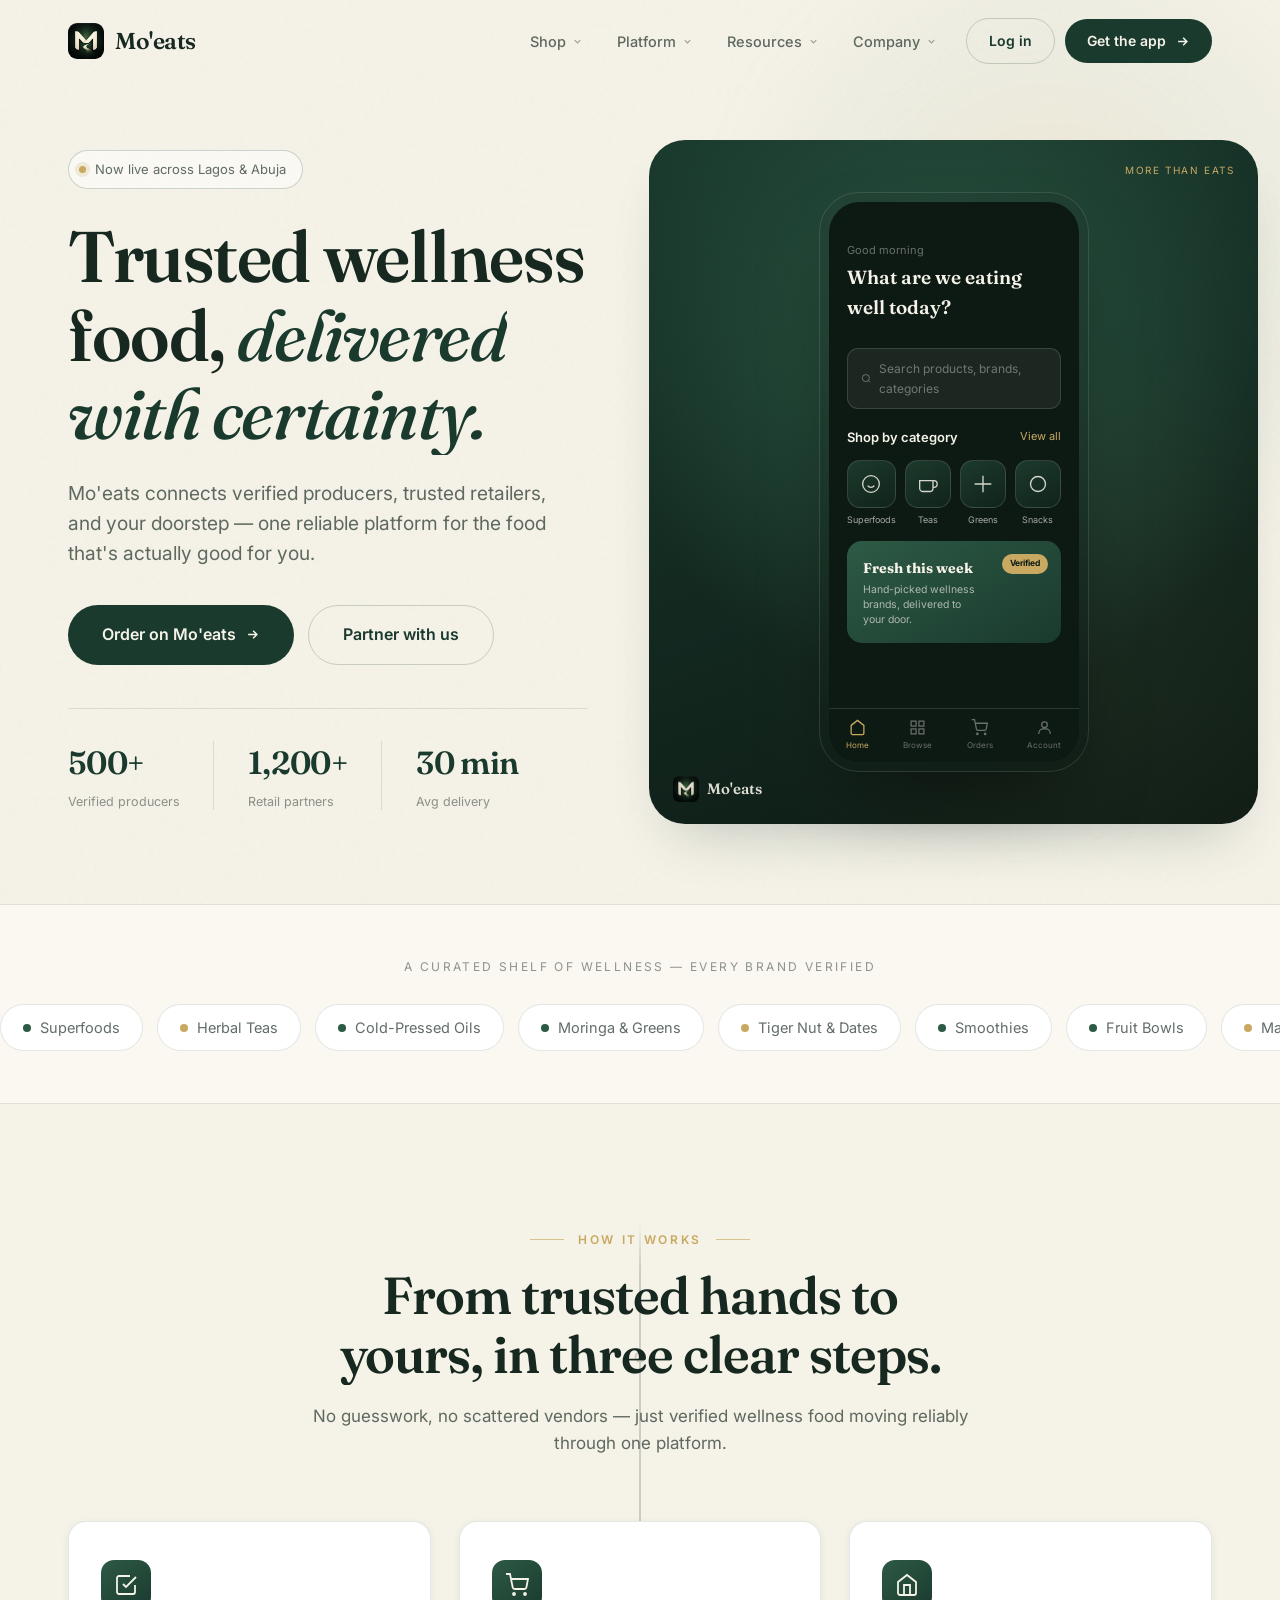
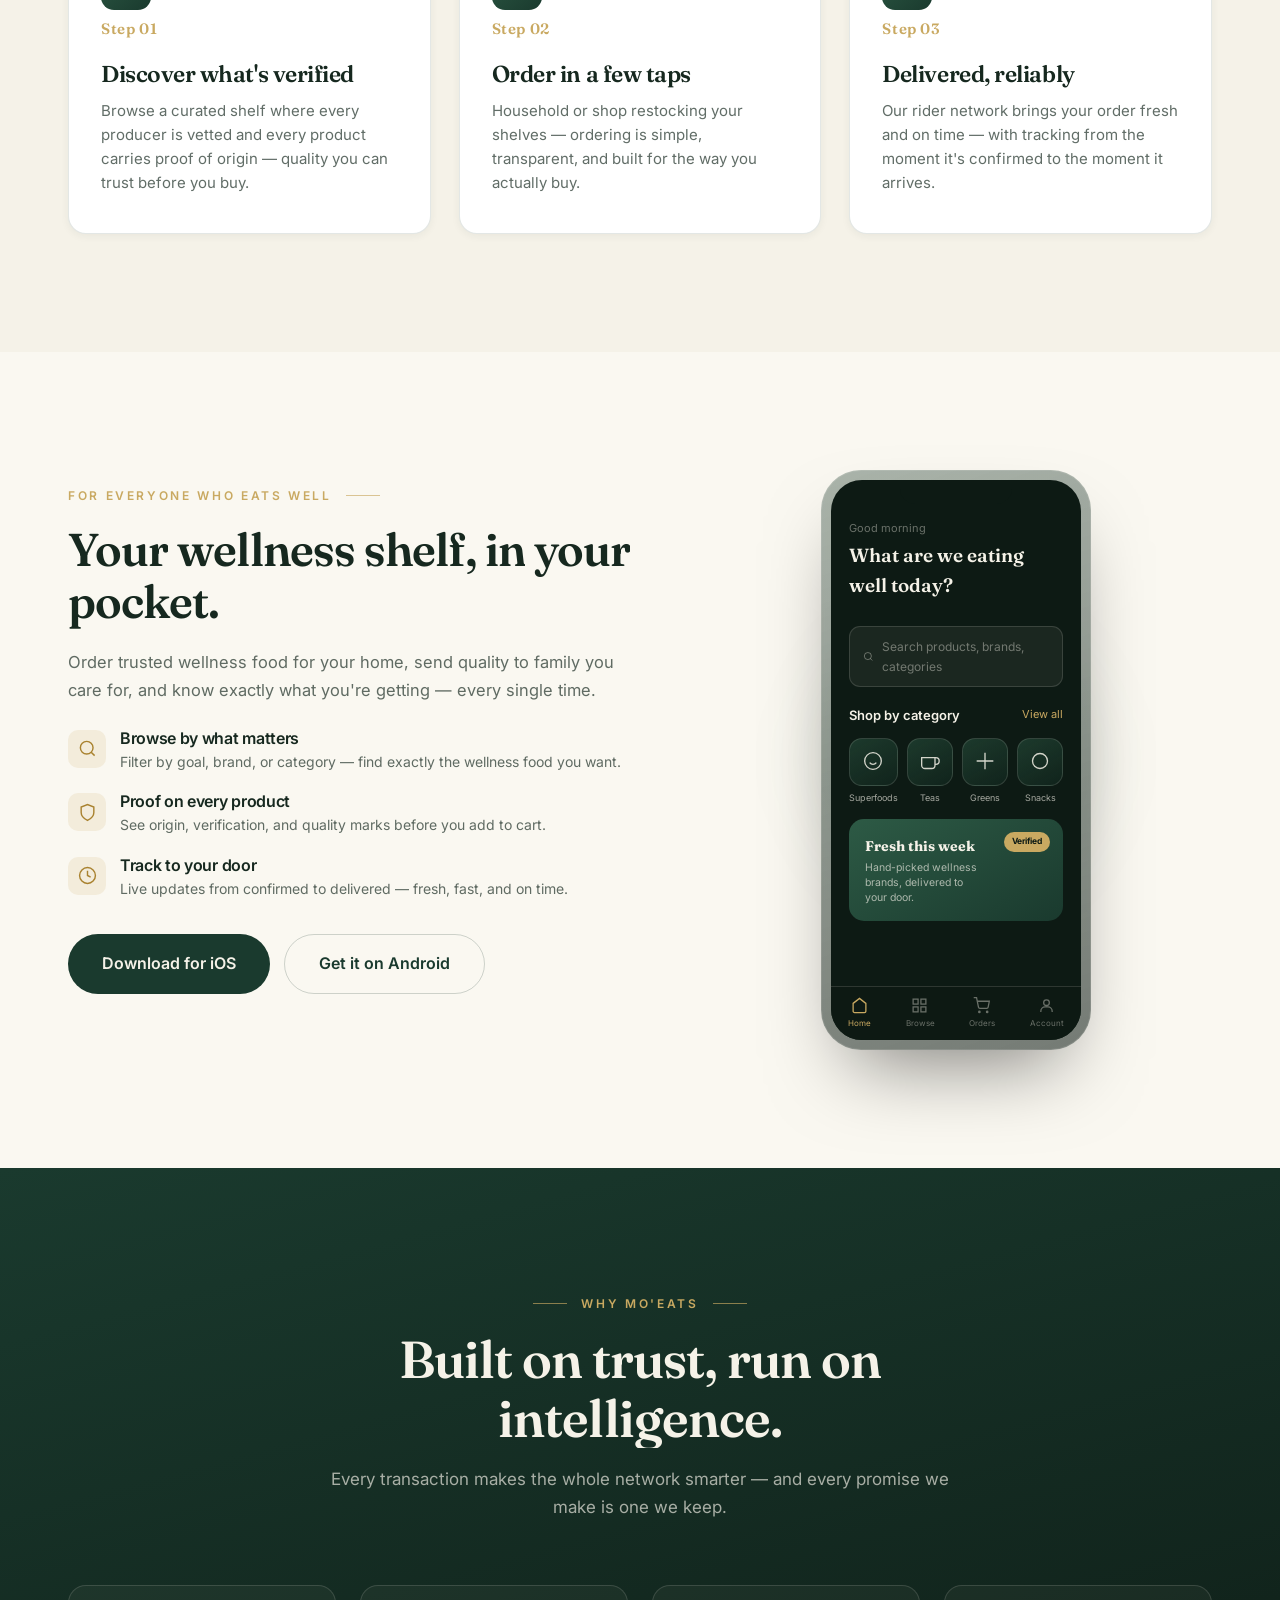
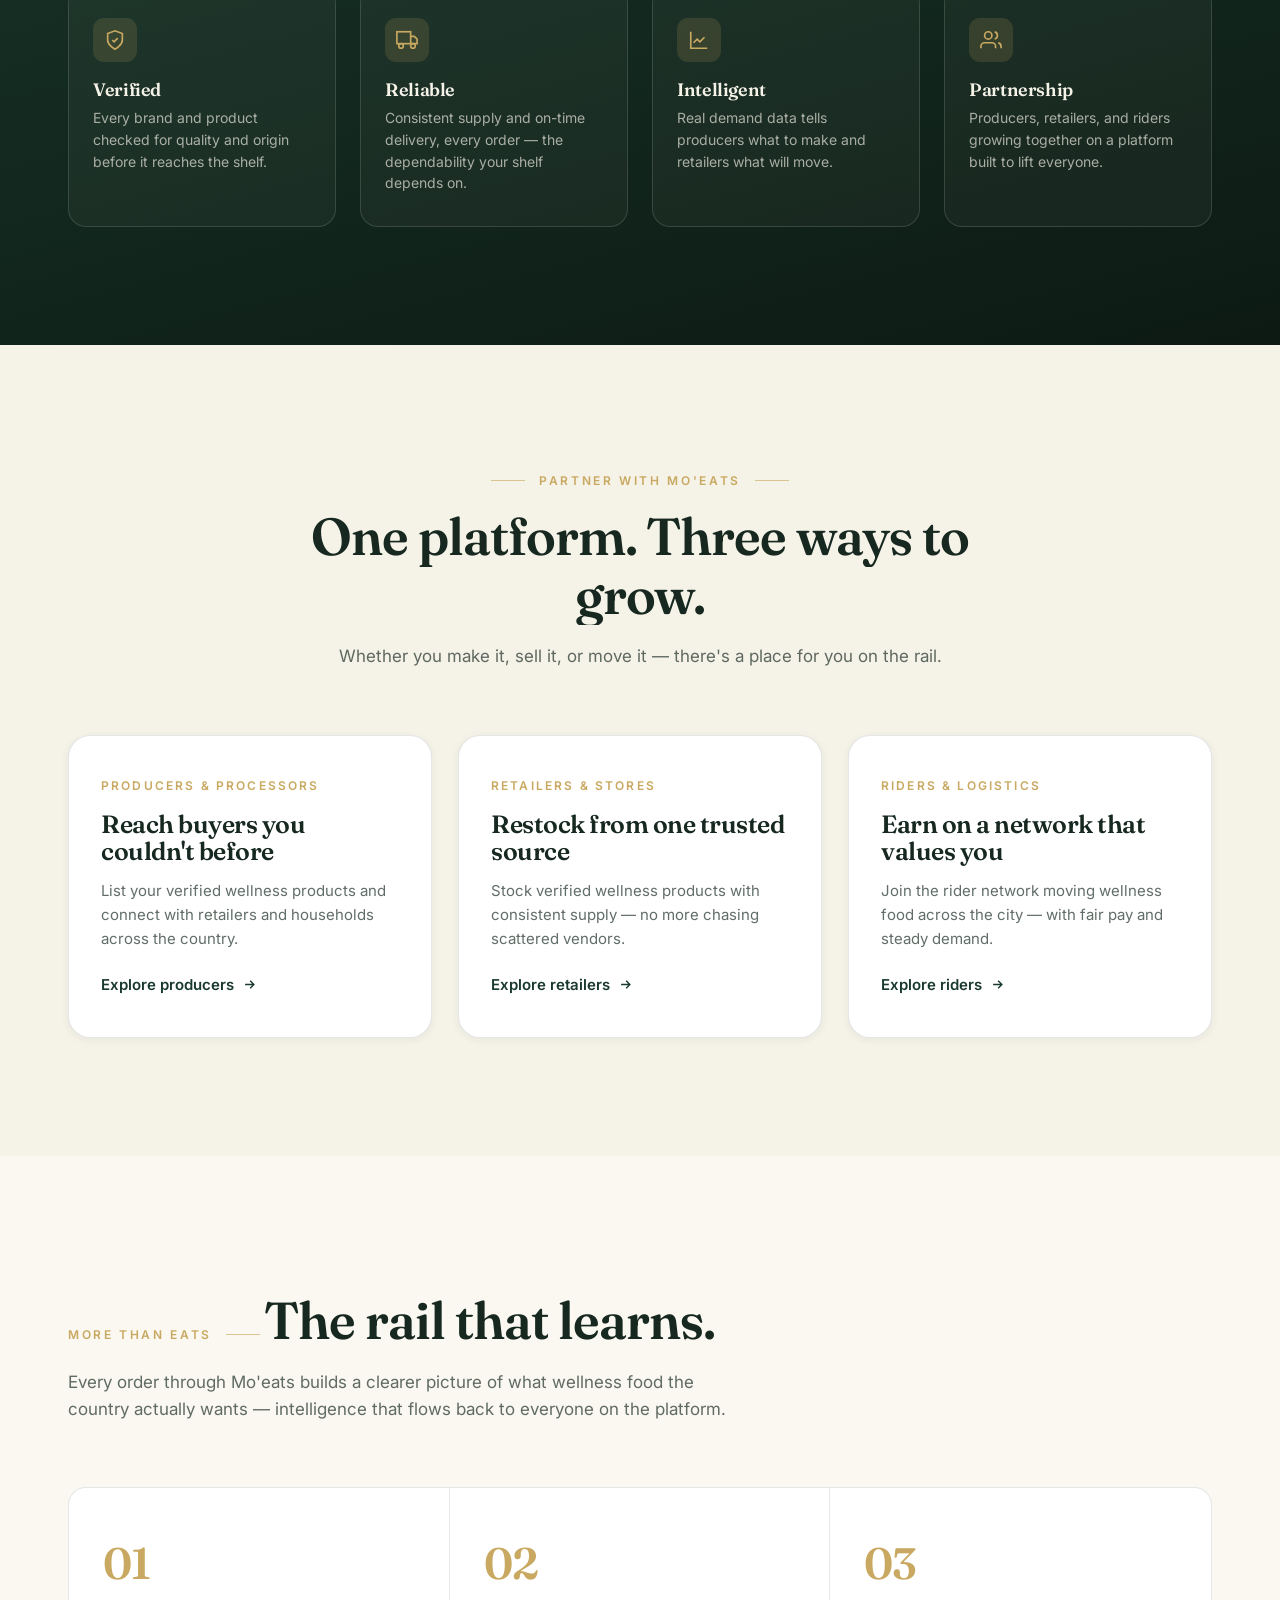
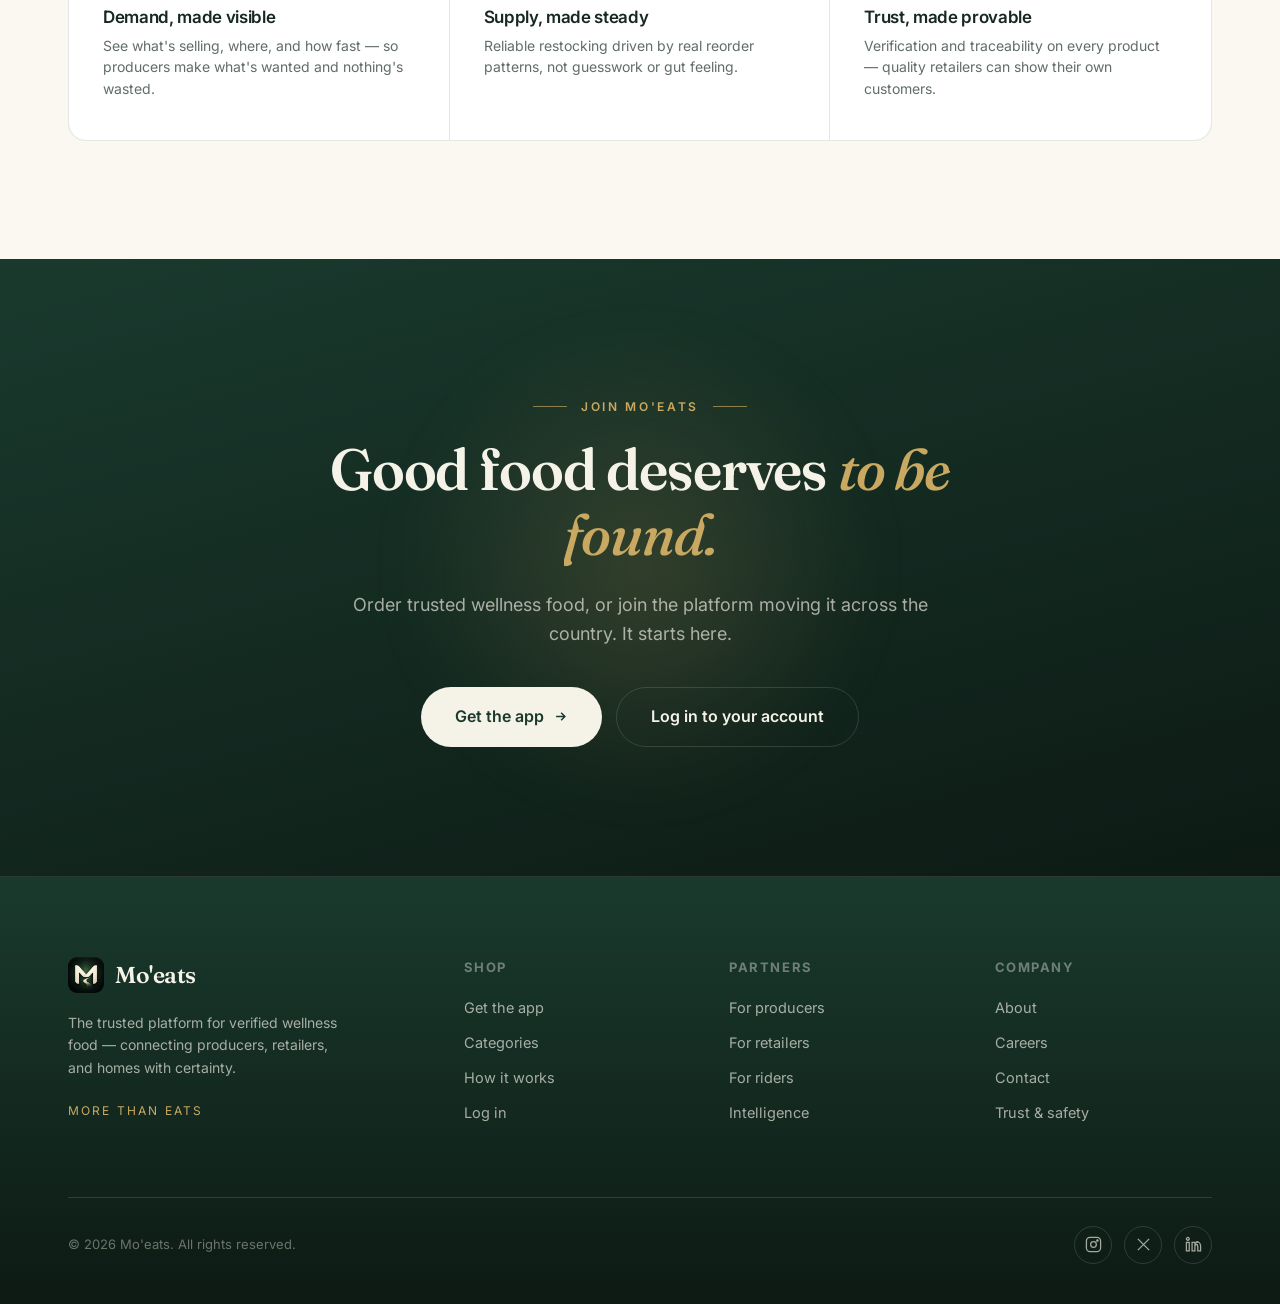
<file: index.html>
<!DOCTYPE html>
<html lang="en">
<head>
<meta charset="UTF-8" />
<meta name="viewport" content="width=device-width, initial-scale=1.0" />
<title>Mo'eats — More than eats</title>
<meta name="description" content="The trusted platform for verified wellness food. Reliable supply from producers to retailers and homes across Nigeria." />
<link rel="icon" type="image/png" href="assets/img/favicon.png" />
<link rel="preconnect" href="https://fonts.googleapis.com" />
<link rel="preconnect" href="https://fonts.gstatic.com" crossorigin />
<link href="https://fonts.googleapis.com/css2?family=Fraunces:opsz,wght@9..144,400;9..144,500;9..144,600;9..144,700&family=Inter:wght@400;500;600;700&display=swap" rel="stylesheet" />
<link rel="stylesheet" href="assets/css/base.css" />
<link rel="stylesheet" href="assets/css/home.css" />
</head>
<body>
<!-- ============ NAV ============ -->
<header class="site-nav" id="hdr">
  <div class="wrap nav">
    <a href="index.html" class="logo"><img class="mark" src="assets/img/moeats-logo-sm.png" alt="Mo'eats" /> Mo'eats</a>
    <nav class="nav-links" id="navlinks">
      <div class="has-mega">
        <button class="navlink trigger" aria-haspopup="true">Shop
          <svg class="caret" viewBox="0 0 24 24" fill="none" stroke="currentColor" stroke-width="2.4"><path d="M6 9l6 6 6-6"/></svg>
        </button>
        <div class="mega">
          <div class="mega-inner mega-feat">
            <div>
              <div class="mega-col-label">Browse categories</div>
              <div class="mega-chips">
                <a class="mega-chip" href="#">Superfoods</a>
                <a class="mega-chip" href="#">Herbal Teas</a>
                <a class="mega-chip" href="#">Moringa &amp; Greens</a>
                <a class="mega-chip" href="#">Cold-Pressed Oils</a>
                <a class="mega-chip" href="#">Tiger Nut &amp; Dates</a>
                <a class="mega-chip" href="#">Smoothies</a>
                <a class="mega-chip" href="#">Fruit Bowls</a>
                <a class="mega-chip" href="#">Matcha</a>
                <a class="mega-chip" href="#">Natural Honey</a>
                <a class="mega-chip" href="#">Dried Fruits</a>
              </div>
              <a class="mega-item" href="index.html#how">
                <span class="mi-ic"><svg viewBox="0 0 24 24" fill="none" stroke-width="1.8"><path d="M9 11l3 3L22 4"/><path d="M21 12v7a2 2 0 01-2 2H5a2 2 0 01-2-2V5a2 2 0 012-2h11"/></svg></span>
                <span><span class="mi-t">How ordering works</span><span class="mi-d">From verified shelf to your door in three simple steps.</span></span>
              </a>
            </div>
            <a class="mega-promo" href="index.html#download">
              <div class="pk">Get the app</div>
              <h4>Your wellness shelf, in your pocket</h4>
              <p>Order trusted wellness food and track it to your door.</p>
              <span class="pl">Download now <svg width="14" height="14" viewBox="0 0 24 24" fill="none" stroke="currentColor" stroke-width="2.4"><path d="M5 12h14M13 6l6 6-6 6"/></svg></span>
            </a>
          </div>
        </div>
      </div>
      <div class="has-mega">
        <button class="navlink trigger" aria-haspopup="true">Platform
          <svg class="caret" viewBox="0 0 24 24" fill="none" stroke="currentColor" stroke-width="2.4"><path d="M6 9l6 6 6-6"/></svg>
        </button>
        <div class="mega">
          <div class="mega-inner mega-3">
            <a class="mega-item brass" href="processors.html">
              <span class="mi-ic"><svg viewBox="0 0 24 24" fill="none" stroke-width="1.8"><path d="M3 21h18M5 21V7l7-4 7 4v14M9 9h.01M9 13h.01M9 17h.01M15 9h.01M15 13h.01M15 17h.01"/></svg></span>
              <span><span class="mi-t">For Producers</span><span class="mi-d">List verified products and reach retailers and homes nationwide.</span></span>
            </a>
            <a class="mega-item brass" href="retailers.html">
              <span class="mi-ic"><svg viewBox="0 0 24 24" fill="none" stroke-width="1.8"><path d="M3 9l1-5h16l1 5M4 9v11a1 1 0 001 1h14a1 1 0 001-1V9M3 9h18M9 21v-6h6v6"/></svg></span>
              <span><span class="mi-t">For Retailers</span><span class="mi-d">Restock verified wellness stock from one reliable source.</span></span>
            </a>
            <a class="mega-item brass" href="riders.html">
              <span class="mi-ic"><svg viewBox="0 0 24 24" fill="none" stroke-width="1.8"><circle cx="5.5" cy="17.5" r="3.5"/><circle cx="18.5" cy="17.5" r="3.5"/><path d="M15 17.5h-5l-2-9H5m5 9 3-9h4l2 4"/></svg></span>
              <span><span class="mi-t">For Riders</span><span class="mi-d">Earn on a network with fair pay and steady demand.</span></span>
            </a>
          </div>
          <div class="mega-inner mega-2" style="margin-top:8px;">
            <a class="mega-item" href="about.html#intelligence">
              <span class="mi-ic"><svg viewBox="0 0 24 24" fill="none" stroke-width="1.8"><path d="M3 3v18h18"/><path d="M18 9l-5 5-3-3-4 4"/></svg></span>
              <span><span class="mi-t">The Intelligence Layer</span><span class="mi-d">How every order makes the whole platform smarter.</span></span>
            </a>
            <a class="mega-item" href="about.html">
              <span class="mi-ic"><svg viewBox="0 0 24 24" fill="none" stroke-width="1.8"><path d="M12 22s8-4 8-10V5l-8-3-8 3v7c0 6 8 10 8 10z"/><path d="M9 12l2 2 4-4"/></svg></span>
              <span><span class="mi-t">Trust &amp; Verification</span><span class="mi-d">What "verified" means on every Mo'eats product.</span></span>
            </a>
          </div>
        </div>
      </div>
      <div class="has-mega">
        <button class="navlink trigger" aria-haspopup="true">Resources
          <svg class="caret" viewBox="0 0 24 24" fill="none" stroke="currentColor" stroke-width="2.4"><path d="M6 9l6 6 6-6"/></svg>
        </button>
        <div class="mega">
          <div class="mega-inner mega-2">
            <a class="mega-item" href="index.html#how"><span class="mi-ic"><svg viewBox="0 0 24 24" fill="none" stroke-width="1.8"><circle cx="12" cy="12" r="10"/><path d="M12 16v-4M12 8h.01"/></svg></span><span><span class="mi-t">How it works</span><span class="mi-d">The full journey from producer to your door.</span></span></a>
            <a class="mega-item" href="#"><span class="mi-ic"><svg viewBox="0 0 24 24" fill="none" stroke-width="1.8"><path d="M18 13v6a2 2 0 01-2 2H5a2 2 0 01-2-2V8a2 2 0 012-2h6"/><path d="M15 3h6v6M10 14L21 3"/></svg></span><span><span class="mi-t">Help centre</span><span class="mi-d">Answers for shoppers, partners, and riders.</span></span></a>
            <a class="mega-item" href="about.html#intelligence"><span class="mi-ic"><svg viewBox="0 0 24 24" fill="none" stroke-width="1.8"><path d="M3 3v18h18"/><path d="M7 14l4-4 3 3 5-6"/></svg></span><span><span class="mi-t">Insights &amp; demand data</span><span class="mi-d">What Nigeria is actually eating well.</span></span></a>
            <a class="mega-item" href="about.html"><span class="mi-ic"><svg viewBox="0 0 24 24" fill="none" stroke-width="1.8"><path d="M4 19.5A2.5 2.5 0 016.5 17H20"/><path d="M6.5 2H20v20H6.5A2.5 2.5 0 014 19.5v-15A2.5 2.5 0 016.5 2z"/></svg></span><span><span class="mi-t">Stories &amp; blog</span><span class="mi-d">From our producers, retailers, and riders.</span></span></a>
          </div>
        </div>
      </div>
      <div class="has-mega">
        <button class="navlink trigger" aria-haspopup="true">Company
          <svg class="caret" viewBox="0 0 24 24" fill="none" stroke="currentColor" stroke-width="2.4"><path d="M6 9l6 6 6-6"/></svg>
        </button>
        <div class="mega">
          <div class="mega-inner mega-2">
            <a class="mega-item" href="about.html"><span class="mi-ic"><svg viewBox="0 0 24 24" fill="none" stroke-width="1.8"><circle cx="12" cy="12" r="10"/><path d="M12 6v6l4 2"/></svg></span><span><span class="mi-t">About Mo'eats</span><span class="mi-d">Why we're building the rail for wellness food.</span></span></a>
            <a class="mega-item" href="about.html"><span class="mi-ic"><svg viewBox="0 0 24 24" fill="none" stroke-width="1.8"><path d="M20 7h-9M14 17H5M17 3l3 4-3 4M7 21l-3-4 3-4"/></svg></span><span><span class="mi-t">Our mission</span><span class="mi-d">Making good food trusted, traceable, and reachable.</span></span></a>
            <a class="mega-item" href="about.html"><span class="mi-ic"><svg viewBox="0 0 24 24" fill="none" stroke-width="1.8"><path d="M16 21v-2a4 4 0 00-4-4H6a4 4 0 00-4 4v2"/><circle cx="9" cy="7" r="4"/><path d="M22 21v-2a4 4 0 00-3-3.87M16 3.13a4 4 0 010 7.75"/></svg></span><span><span class="mi-t">Careers</span><span class="mi-d">Help build the future of African wellness food.</span></span></a>
            <a class="mega-item" href="login.html"><span class="mi-ic"><svg viewBox="0 0 24 24" fill="none" stroke-width="1.8"><rect x="2" y="4" width="20" height="16" rx="2"/><path d="M22 6l-10 7L2 6"/></svg></span><span><span class="mi-t">Contact</span><span class="mi-d">Talk to our team — partnerships, press, support.</span></span></a>
          </div>
        </div>
      </div>
      <div class="nav-cta">
        <a class="btn btn-outline" href="login.html">Log in</a>
        <a class="btn btn-forest" href="index.html#download">Get the app
          <svg width="15" height="15" viewBox="0 0 24 24" fill="none" stroke="currentColor" stroke-width="2.4"><path d="M5 12h14M13 6l6 6-6 6"/></svg>
        </a>
      </div>
    </nav>
    <button class="menu-toggle" id="menuToggle" aria-label="Open menu"><svg width="26" height="26" viewBox="0 0 24 24" fill="none" stroke="currentColor" stroke-width="2"><path d="M3 6h18M3 12h18M3 18h18"/></svg></button>
  </div>
</header>
<div class="scrim" id="scrim"></div>


<!-- ============ HERO (light + forest stage) ============ -->
<section class="hero" id="top">
  <div class="hero-halo" data-parallax="0.15"></div>
  <div class="hero-grain"></div>
  <div class="wrap hero-inner">
    <div class="hero-copy">
      <div class="hero-badge" data-reveal><span class="dot"></span> Now live across Lagos &amp; Abuja</div>
      <h1 data-kinetic>Trusted wellness food, <span class="accent">delivered with certainty.</span></h1>
      <p class="lead" data-reveal data-reveal-d="2">Mo'eats connects verified producers, trusted retailers, and your doorstep — one reliable platform for the food that's actually good for you.</p>
      <div class="hero-actions" data-reveal data-reveal-d="3">
        <a class="btn btn-forest btn-lg" href="#download" data-magnetic>Order on Mo'eats
          <svg width="15" height="15" viewBox="0 0 24 24" fill="none" stroke="currentColor" stroke-width="2.4"><path d="M5 12h14M13 6l6 6-6 6"/></svg>
        </a>
        <a class="btn btn-outline btn-lg" href="#partners">Partner with us</a>
      </div>
      <div class="hero-stats" data-reveal data-reveal-d="4">
        <div class="hero-stat"><span class="num" data-count="500" data-suffix="+">0</span><span class="lbl">Verified producers</span></div>
        <div class="hero-stat"><span class="num" data-count="1200" data-suffix="+">0</span><span class="lbl">Retail partners</span></div>
        <div class="hero-stat"><span class="num" data-count="30" data-suffix=" min">0</span><span class="lbl">Avg delivery</span></div>
      </div>
    </div>
    <div class="hero-stage" data-reveal data-reveal-d="2">
      <div class="hero-forest-panel">
        <span class="fp-tag">More than eats</span>
        <span class="fp-logo"><img src="assets/img/moeats-logo-sm.png" alt="" /> Mo'eats</span>
      </div>
      <div class="phone">
        <div class="phone-screen">
          <div class="notch"></div>
          <div class="ps-top"><div class="ps-greet">Good morning</div><div class="ps-name">What are we eating well today?</div></div>
          <div class="ps-search"><svg width="13" height="13" viewBox="0 0 24 24" fill="none" stroke="currentColor" stroke-width="2"><circle cx="11" cy="11" r="8"/><path d="M21 21l-4.35-4.35"/></svg> Search products, brands, categories</div>
          <div class="ps-sec"><h5>Shop by category</h5><span>View all</span></div>
          <div class="ps-cats">
            <div class="ps-cat"><div class="cic"><svg viewBox="0 0 24 24" fill="none" stroke-width="1.6"><circle cx="12" cy="12" r="10"/><path d="M8 14s1.5 2 4 2 4-2 4-2"/></svg></div><div class="cl">Superfoods</div></div>
            <div class="ps-cat"><div class="cic"><svg viewBox="0 0 24 24" fill="none" stroke-width="1.6"><path d="M18 8h1a4 4 0 010 8h-1"/><path d="M2 8h16v9a4 4 0 01-4 4H6a4 4 0 01-4-4z"/></svg></div><div class="cl">Teas</div></div>
            <div class="ps-cat"><div class="cic"><svg viewBox="0 0 24 24" fill="none" stroke-width="1.6"><path d="M12 2v20M2 12h20"/></svg></div><div class="cl">Greens</div></div>
            <div class="ps-cat"><div class="cic"><svg viewBox="0 0 24 24" fill="none" stroke-width="1.6"><circle cx="12" cy="12" r="9"/></svg></div><div class="cl">Snacks</div></div>
          </div>
          <div class="ps-card"><span class="tag">Verified</span><h6>Fresh this week</h6><p>Hand-picked wellness brands, delivered to your door.</p></div>
          <div class="ps-nav">
            <div class="ni on"><svg viewBox="0 0 24 24" fill="none" stroke="currentColor" stroke-width="1.8"><path d="M3 9l9-7 9 7v11a2 2 0 01-2 2H5a2 2 0 01-2-2z"/></svg>Home</div>
            <div class="ni"><svg viewBox="0 0 24 24" fill="none" stroke="currentColor" stroke-width="1.8"><rect x="3" y="3" width="7" height="7"/><rect x="14" y="3" width="7" height="7"/><rect x="14" y="14" width="7" height="7"/><rect x="3" y="14" width="7" height="7"/></svg>Browse</div>
            <div class="ni"><svg viewBox="0 0 24 24" fill="none" stroke="currentColor" stroke-width="1.8"><circle cx="9" cy="21" r="1"/><circle cx="20" cy="21" r="1"/><path d="M1 1h4l2.7 13.4a2 2 0 002 1.6h9.7a2 2 0 002-1.6L23 6H6"/></svg>Orders</div>
            <div class="ni"><svg viewBox="0 0 24 24" fill="none" stroke="currentColor" stroke-width="1.8"><circle cx="12" cy="8" r="4"/><path d="M4 21v-1a6 6 0 016-6h4a6 6 0 016 6v1"/></svg>Account</div>
          </div>
        </div>
      </div>
    </div>
  </div>
</section>

<!-- ============ CATEGORIES MARQUEE ============ -->
<section class="cats" id="categories">
  <div class="cats-label">A curated shelf of wellness — every brand verified</div>
  <div class="marquee" id="marquee">
    <span class="chip"><span class="ic"></span>Superfoods</span>
    <span class="chip b"><span class="ic"></span>Herbal Teas</span>
    <span class="chip"><span class="ic"></span>Cold-Pressed Oils</span>
    <span class="chip"><span class="ic"></span>Moringa &amp; Greens</span>
    <span class="chip b"><span class="ic"></span>Tiger Nut &amp; Dates</span>
    <span class="chip"><span class="ic"></span>Smoothies</span>
    <span class="chip"><span class="ic"></span>Fruit Bowls</span>
    <span class="chip b"><span class="ic"></span>Matcha</span>
    <span class="chip"><span class="ic"></span>Natural Honey</span>
    <span class="chip"><span class="ic"></span>Whole Grains</span>
    <span class="chip b"><span class="ic"></span>Dried Fruits</span>
    <span class="chip"><span class="ic"></span>Wellness Snacks</span>
  </div>
</section>

<!-- ============ HOW IT WORKS (ivory + pathway signature) ============ -->
<section class="band band-ivory" id="how">
  <div class="wrap how-wrap">
    <div class="pathway-track">
      <div class="rail"></div><div class="fill"></div>
      <div class="node" style="top:22%"></div>
      <div class="node" style="top:52%"></div>
      <div class="node" style="top:82%"></div>
    </div>
    <div class="sec-head center" data-reveal>
      <span class="brass-rule"><span class="eyebrow">How it works</span></span>
      <h2 data-kinetic>From trusted hands to yours, in three clear steps.</h2>
      <p>No guesswork, no scattered vendors — just verified wellness food moving reliably through one platform.</p>
    </div>
    <div class="flow">
      <div class="flow-card" data-reveal>
        <div class="ficon"><svg viewBox="0 0 24 24" fill="none" stroke-width="1.8"><path d="M9 11l3 3L22 4"/><path d="M21 12v7a2 2 0 01-2 2H5a2 2 0 01-2-2V5a2 2 0 012-2h11"/></svg></div>
        <span class="step">Step 01</span><h3>Discover what's verified</h3>
        <p>Browse a curated shelf where every producer is vetted and every product carries proof of origin — quality you can trust before you buy.</p>
      </div>
      <div class="flow-card" data-reveal data-reveal-d="1">
        <div class="ficon"><svg viewBox="0 0 24 24" fill="none" stroke-width="1.8"><circle cx="9" cy="21" r="1"/><circle cx="20" cy="21" r="1"/><path d="M1 1h4l2.7 13.4a2 2 0 002 1.6h9.7a2 2 0 002-1.6L23 6H6"/></svg></div>
        <span class="step">Step 02</span><h3>Order in a few taps</h3>
        <p>Household or shop restocking your shelves — ordering is simple, transparent, and built for the way you actually buy.</p>
      </div>
      <div class="flow-card" data-reveal data-reveal-d="2">
        <div class="ficon"><svg viewBox="0 0 24 24" fill="none" stroke-width="1.8"><path d="M3 9l9-7 9 7v11a2 2 0 01-2 2H5a2 2 0 01-2-2z"/><path d="M9 22V12h6v10"/></svg></div>
        <span class="step">Step 03</span><h3>Delivered, reliably</h3>
        <p>Our rider network brings your order fresh and on time — with tracking from the moment it's confirmed to the moment it arrives.</p>
      </div>
    </div>
  </div>
</section>

<!-- ============ APP SHOWCASE (cream) ============ -->
<section class="band band-cream" id="download">
  <div class="wrap show">
    <div class="show-copy">
      <span class="brass-rule left" data-reveal><span class="eyebrow">For everyone who eats well</span></span>
      <h2 data-kinetic>Your wellness shelf, in your pocket.</h2>
      <p data-reveal data-reveal-d="2">Order trusted wellness food for your home, send quality to family you care for, and know exactly what you're getting — every single time.</p>
      <ul class="show-feats">
        <li data-reveal data-reveal-d="2"><span class="fi"><svg viewBox="0 0 24 24" fill="none" stroke-width="1.8"><circle cx="11" cy="11" r="8"/><path d="M21 21l-4.35-4.35"/></svg></span><div><h4>Browse by what matters</h4><p>Filter by goal, brand, or category — find exactly the wellness food you want.</p></div></li>
        <li data-reveal data-reveal-d="3"><span class="fi"><svg viewBox="0 0 24 24" fill="none" stroke-width="1.8"><path d="M12 22s8-4 8-10V5l-8-3-8 3v7c0 6 8 10 8 10z"/></svg></span><div><h4>Proof on every product</h4><p>See origin, verification, and quality marks before you add to cart.</p></div></li>
        <li data-reveal data-reveal-d="4"><span class="fi"><svg viewBox="0 0 24 24" fill="none" stroke-width="1.8"><circle cx="12" cy="12" r="10"/><path d="M12 6v6l4 2"/></svg></span><div><h4>Track to your door</h4><p>Live updates from confirmed to delivered — fresh, fast, and on time.</p></div></li>
      </ul>
      <div class="hero-actions" data-reveal data-reveal-d="4">
        <a class="btn btn-forest btn-lg" href="#" data-magnetic>Download for iOS</a>
        <a class="btn btn-outline btn-lg" href="#">Get it on Android</a>
      </div>
    </div>
    <div class="phone-stage" data-reveal data-reveal-d="2">
      <div class="pglow"></div>
      <div class="phone">
        <div class="phone-screen">
          <div class="notch"></div>
          <div class="ps-top"><div class="ps-greet">Good morning</div><div class="ps-name">What are we eating well today?</div></div>
          <div class="ps-search"><svg width="13" height="13" viewBox="0 0 24 24" fill="none" stroke="currentColor" stroke-width="2"><circle cx="11" cy="11" r="8"/><path d="M21 21l-4.35-4.35"/></svg> Search products, brands, categories</div>
          <div class="ps-sec"><h5>Shop by category</h5><span>View all</span></div>
          <div class="ps-cats">
            <div class="ps-cat"><div class="cic"><svg viewBox="0 0 24 24" fill="none" stroke-width="1.6"><circle cx="12" cy="12" r="10"/><path d="M8 14s1.5 2 4 2 4-2 4-2"/></svg></div><div class="cl">Superfoods</div></div>
            <div class="ps-cat"><div class="cic"><svg viewBox="0 0 24 24" fill="none" stroke-width="1.6"><path d="M18 8h1a4 4 0 010 8h-1"/><path d="M2 8h16v9a4 4 0 01-4 4H6a4 4 0 01-4-4z"/></svg></div><div class="cl">Teas</div></div>
            <div class="ps-cat"><div class="cic"><svg viewBox="0 0 24 24" fill="none" stroke-width="1.6"><path d="M12 2v20M2 12h20"/></svg></div><div class="cl">Greens</div></div>
            <div class="ps-cat"><div class="cic"><svg viewBox="0 0 24 24" fill="none" stroke-width="1.6"><circle cx="12" cy="12" r="9"/></svg></div><div class="cl">Snacks</div></div>
          </div>
          <div class="ps-card"><span class="tag">Verified</span><h6>Fresh this week</h6><p>Hand-picked wellness brands, delivered to your door.</p></div>
          <div class="ps-nav">
            <div class="ni on"><svg viewBox="0 0 24 24" fill="none" stroke="currentColor" stroke-width="1.8"><path d="M3 9l9-7 9 7v11a2 2 0 01-2 2H5a2 2 0 01-2-2z"/></svg>Home</div>
            <div class="ni"><svg viewBox="0 0 24 24" fill="none" stroke="currentColor" stroke-width="1.8"><rect x="3" y="3" width="7" height="7"/><rect x="14" y="3" width="7" height="7"/><rect x="14" y="14" width="7" height="7"/><rect x="3" y="14" width="7" height="7"/></svg>Browse</div>
            <div class="ni"><svg viewBox="0 0 24 24" fill="none" stroke="currentColor" stroke-width="1.8"><circle cx="9" cy="21" r="1"/><circle cx="20" cy="21" r="1"/><path d="M1 1h4l2.7 13.4a2 2 0 002 1.6h9.7a2 2 0 002-1.6L23 6H6"/></svg>Orders</div>
            <div class="ni"><svg viewBox="0 0 24 24" fill="none" stroke="currentColor" stroke-width="1.8"><circle cx="12" cy="8" r="4"/><path d="M4 21v-1a6 6 0 016-6h4a6 6 0 016 6v1"/></svg>Account</div>
          </div>
        </div>
      </div>
    </div>
  </div>
</section>

<!-- ============ PILLARS (forest — dramatic dark moment) ============ -->
<section class="band band-forest">
  <div class="wrap">
    <div class="sec-head center" data-reveal>
      <span class="brass-rule"><span class="eyebrow">Why Mo'eats</span></span>
      <h2 data-kinetic>Built on trust, run on intelligence.</h2>
      <p>Every transaction makes the whole network smarter — and every promise we make is one we keep.</p>
    </div>
    <div class="pillars">
      <div class="pillar" data-reveal><div class="pic"><svg viewBox="0 0 24 24" fill="none" stroke-width="1.8"><path d="M12 22s8-4 8-10V5l-8-3-8 3v7c0 6 8 10 8 10z"/><path d="M9 12l2 2 4-4"/></svg></div><h4>Verified</h4><p>Every brand and product checked for quality and origin before it reaches the shelf.</p></div>
      <div class="pillar" data-reveal data-reveal-d="1"><div class="pic"><svg viewBox="0 0 24 24" fill="none" stroke-width="1.8"><rect x="1" y="3" width="15" height="13"/><path d="M16 8h4l3 3v5h-7"/><circle cx="5.5" cy="18.5" r="2.5"/><circle cx="18.5" cy="18.5" r="2.5"/></svg></div><h4>Reliable</h4><p>Consistent supply and on-time delivery, every order — the dependability your shelf depends on.</p></div>
      <div class="pillar" data-reveal data-reveal-d="2"><div class="pic"><svg viewBox="0 0 24 24" fill="none" stroke-width="1.8"><path d="M3 3v18h18"/><path d="M18 9l-5 5-3-3-4 4"/></svg></div><h4>Intelligent</h4><p>Real demand data tells producers what to make and retailers what will move.</p></div>
      <div class="pillar" data-reveal data-reveal-d="3"><div class="pic"><svg viewBox="0 0 24 24" fill="none" stroke-width="1.8"><path d="M17 21v-2a4 4 0 00-4-4H5a4 4 0 00-4 4v2"/><circle cx="9" cy="7" r="4"/><path d="M23 21v-2a4 4 0 00-3-3.87"/><path d="M16 3.13a4 4 0 010 7.75"/></svg></div><h4>Partnership</h4><p>Producers, retailers, and riders growing together on a platform built to lift everyone.</p></div>
    </div>
  </div>
</section>

<!-- ============ PARTNER SPLIT (ivory) ============ -->
<section class="band band-ivory" id="partners">
  <div class="wrap">
    <div class="sec-head center" data-reveal>
      <span class="brass-rule"><span class="eyebrow">Partner with Mo'eats</span></span>
      <h2 data-kinetic>One platform. Three ways to grow.</h2>
      <p>Whether you make it, sell it, or move it — there's a place for you on the rail.</p>
    </div>
    <div class="aud-grid">
      <a class="aud" href="processors.html" data-reveal>
        <span class="atag">Producers &amp; Processors</span>
        <h3>Reach buyers you couldn't before</h3>
        <p>List your verified wellness products and connect with retailers and households across the country.</p>
        <span class="aud-link">Explore producers <svg width="15" height="15" viewBox="0 0 24 24" fill="none" stroke="currentColor" stroke-width="2.2"><path d="M5 12h14M13 6l6 6-6 6"/></svg></span>
      </a>
      <a class="aud" href="retailers.html" data-reveal data-reveal-d="1">
        <span class="atag">Retailers &amp; Stores</span>
        <h3>Restock from one trusted source</h3>
        <p>Stock verified wellness products with consistent supply — no more chasing scattered vendors.</p>
        <span class="aud-link">Explore retailers <svg width="15" height="15" viewBox="0 0 24 24" fill="none" stroke="currentColor" stroke-width="2.2"><path d="M5 12h14M13 6l6 6-6 6"/></svg></span>
      </a>
      <a class="aud" href="riders.html" data-reveal data-reveal-d="2">
        <span class="atag">Riders &amp; Logistics</span>
        <h3>Earn on a network that values you</h3>
        <p>Join the rider network moving wellness food across the city — with fair pay and steady demand.</p>
        <span class="aud-link">Explore riders <svg width="15" height="15" viewBox="0 0 24 24" fill="none" stroke="currentColor" stroke-width="2.2"><path d="M5 12h14M13 6l6 6-6 6"/></svg></span>
      </a>
    </div>
  </div>
</section>

<!-- ============ INTELLIGENCE STRIP (cream) ============ -->
<section class="band band-cream">
  <div class="wrap">
    <div class="sec-head" data-reveal>
      <span class="brass-rule left"><span class="eyebrow">More than eats</span></span>
      <h2 data-kinetic>The rail that learns.</h2>
      <p>Every order through Mo'eats builds a clearer picture of what wellness food the country actually wants — intelligence that flows back to everyone on the platform.</p>
    </div>
    <div class="intel" data-reveal data-reveal-d="1">
      <div class="intel-cell"><div class="num">01</div><h4>Demand, made visible</h4><p>See what's selling, where, and how fast — so producers make what's wanted and nothing's wasted.</p></div>
      <div class="intel-cell"><div class="num">02</div><h4>Supply, made steady</h4><p>Reliable restocking driven by real reorder patterns, not guesswork or gut feeling.</p></div>
      <div class="intel-cell"><div class="num">03</div><h4>Trust, made provable</h4><p>Verification and traceability on every product — quality retailers can show their own customers.</p></div>
    </div>
  </div>
</section>

<!-- ============ BIG CTA (forest close) ============ -->
<section class="cta-band">
  <div class="glow"></div>
  <div class="wrap cta-inner">
    <span class="brass-rule" data-reveal><span class="eyebrow">Join Mo'eats</span></span>
    <h2 data-kinetic>Good food deserves <span class="accent">to be found.</span></h2>
    <p data-reveal data-reveal-d="2">Order trusted wellness food, or join the platform moving it across the country. It starts here.</p>
    <div class="cta-actions" data-reveal data-reveal-d="3">
      <a class="btn btn-ivory btn-lg" href="#download" data-magnetic>Get the app
        <svg width="15" height="15" viewBox="0 0 24 24" fill="none" stroke="currentColor" stroke-width="2.4"><path d="M5 12h14M13 6l6 6-6 6"/></svg>
      </a>
      <a class="btn btn-ghost-light btn-lg" href="login.html">Log in to your account</a>
    </div>
  </div>
</section>

<!-- ============ FOOTER ============ -->
<footer class="site-foot">
  <div class="wrap">
    <div class="foot-grid">
      <div class="foot-brand">
        <a href="index.html" class="logo"><img class="mark" src="assets/img/moeats-logo-sm.png" alt="Mo'eats" /> Mo'eats</a>
        <p>The trusted platform for verified wellness food — connecting producers, retailers, and homes with certainty.</p>
        <div class="tagline">More than eats</div>
      </div>
      <div class="foot-col"><h5>Shop</h5><a href="index.html#download">Get the app</a><a href="index.html#categories">Categories</a><a href="index.html#how">How it works</a><a href="login.html">Log in</a></div>
      <div class="foot-col"><h5>Partners</h5><a href="processors.html">For producers</a><a href="retailers.html">For retailers</a><a href="riders.html">For riders</a><a href="about.html#intelligence">Intelligence</a></div>
      <div class="foot-col"><h5>Company</h5><a href="about.html">About</a><a href="about.html">Careers</a><a href="login.html">Contact</a><a href="about.html">Trust &amp; safety</a></div>
    </div>
    <div class="foot-bottom">
      <p>© 2026 Mo'eats. All rights reserved.</p>
      <div class="foot-social">
        <a href="#" aria-label="Instagram"><svg viewBox="0 0 24 24" fill="none" stroke="currentColor" stroke-width="1.8"><rect x="2" y="2" width="20" height="20" rx="5"/><circle cx="12" cy="12" r="4"/><circle cx="17.5" cy="6.5" r="1"/></svg></a>
        <a href="#" aria-label="X"><svg viewBox="0 0 24 24" fill="none" stroke="currentColor" stroke-width="1.8"><path d="M4 4l16 16M20 4L4 20"/></svg></a>
        <a href="#" aria-label="LinkedIn"><svg viewBox="0 0 24 24" fill="none" stroke="currentColor" stroke-width="1.8"><path d="M16 8a6 6 0 016 6v7h-4v-7a2 2 0 00-4 0v7h-4v-12h4v2a4 4 0 014-2z"/><rect x="2" y="9" width="4" height="12"/><circle cx="4" cy="4" r="2"/></svg></a>
      </div>
    </div>
  </div>
</footer>


<script src="assets/js/main.js"></script>
</body>
</html>
</file>
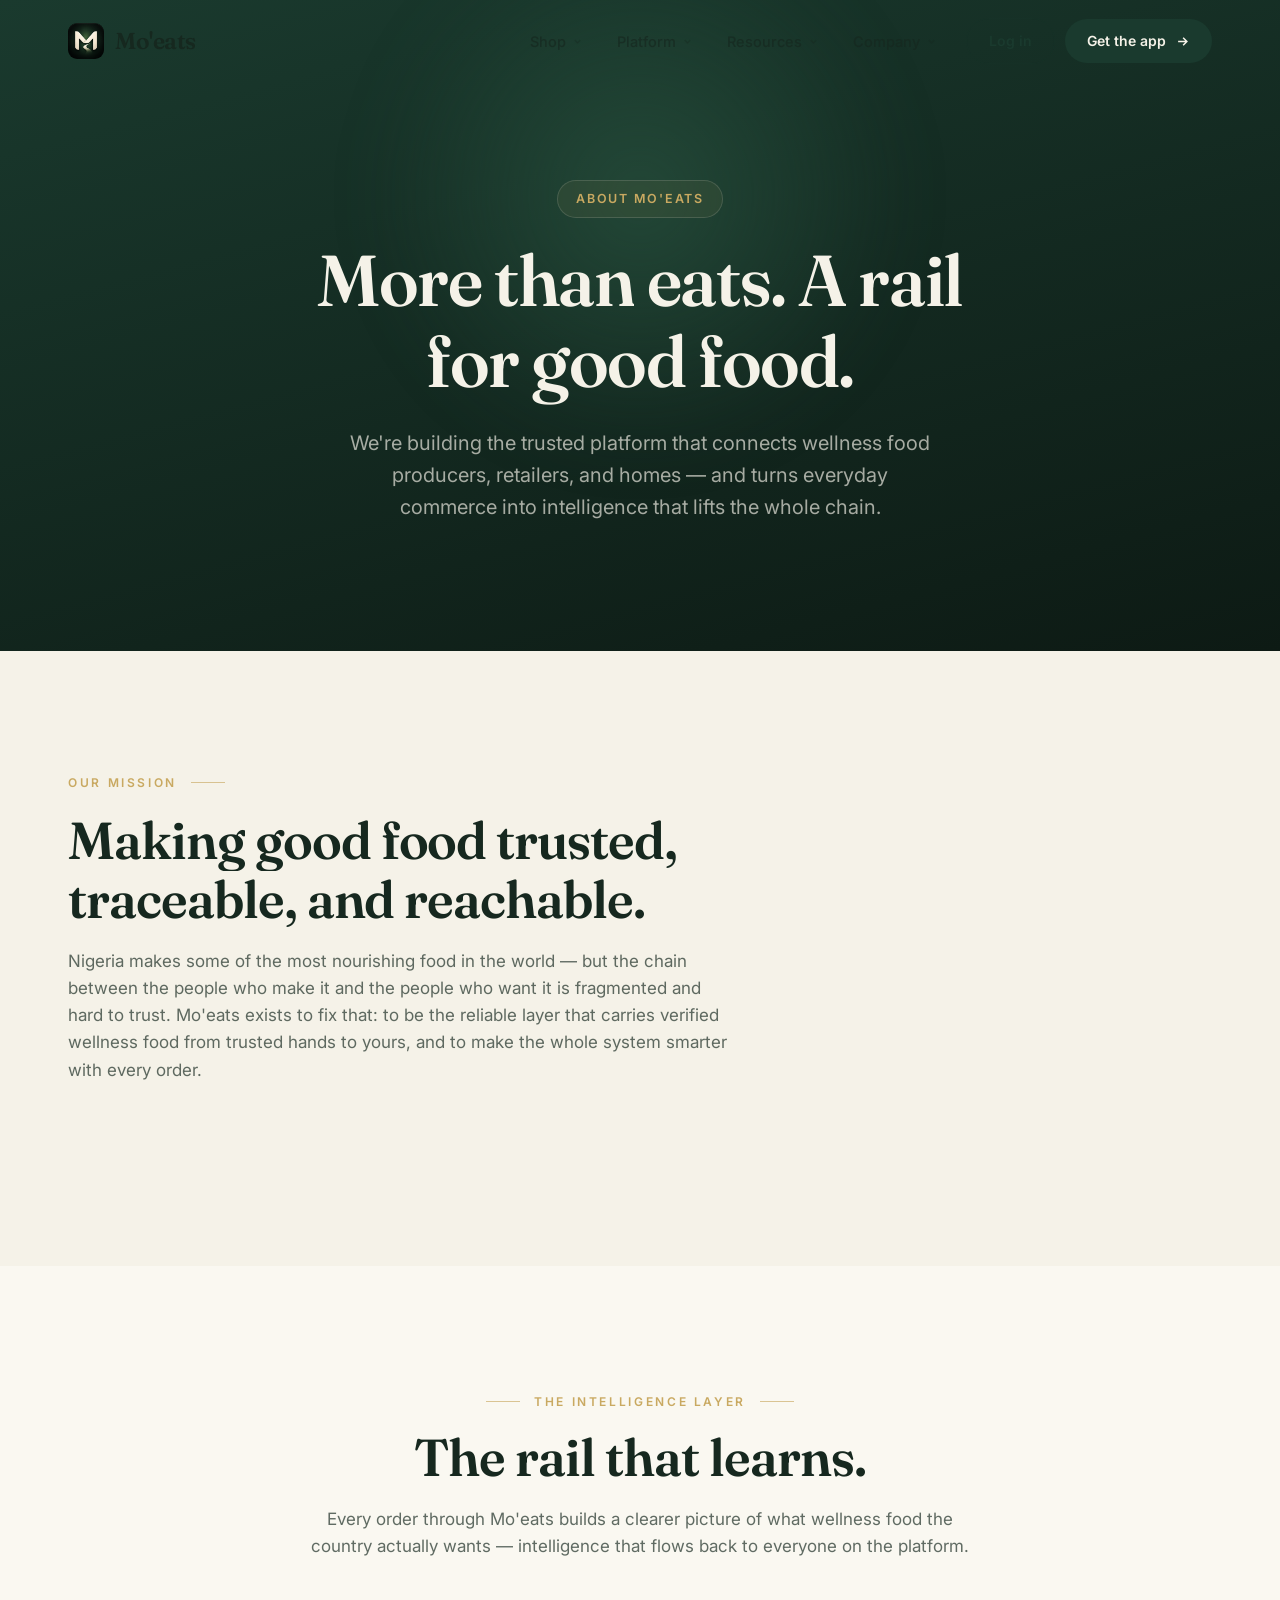
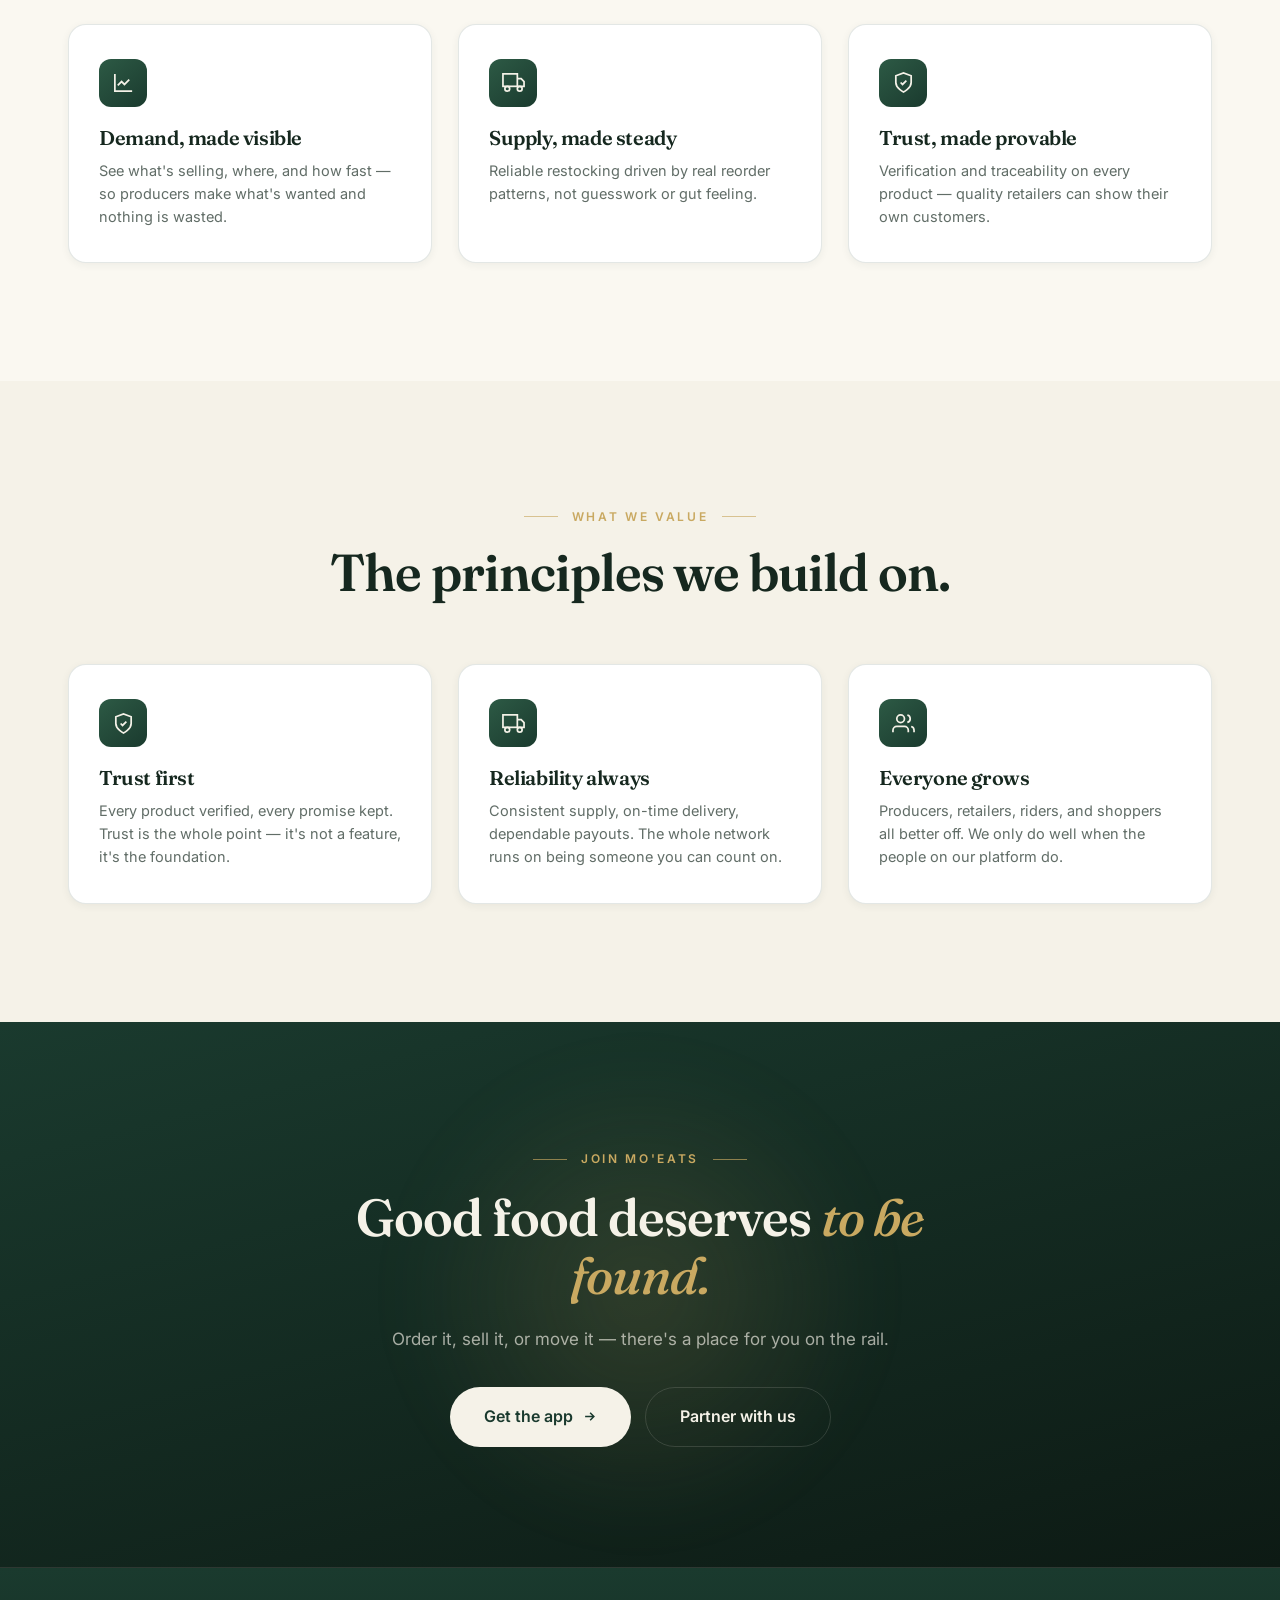
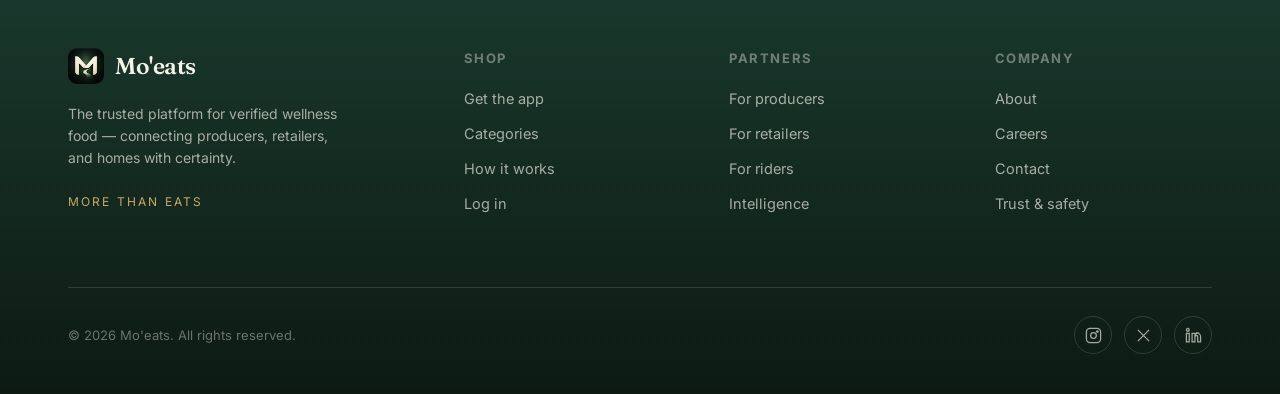
<file: about.html>
<!DOCTYPE html>
<html lang="en">
<head>
<meta charset="UTF-8" />
<meta name="viewport" content="width=device-width, initial-scale=1.0" />
<title>About — Mo'eats</title>
<meta name="description" content="Mo'eats is the trusted platform for verified wellness food — connecting producers, retailers, and homes across Nigeria." />
<link rel="icon" type="image/png" href="assets/img/favicon.png" />
<link rel="preconnect" href="https://fonts.googleapis.com" />
<link rel="preconnect" href="https://fonts.gstatic.com" crossorigin />
<link href="https://fonts.googleapis.com/css2?family=Fraunces:opsz,wght@9..144,400;9..144,500;9..144,600;9..144,700&family=Inter:wght@400;500;600;700&display=swap" rel="stylesheet" />
<link rel="stylesheet" href="assets/css/base.css" />
<link rel="stylesheet" href="assets/css/interior.css" />
</head>
<body>
<!-- ============ NAV ============ -->
<header class="site-nav" id="hdr">
  <div class="wrap nav">
    <a href="index.html" class="logo"><img class="mark" src="assets/img/moeats-logo-sm.png" alt="Mo'eats" /> Mo'eats</a>
    <nav class="nav-links" id="navlinks">
      <div class="has-mega">
        <button class="navlink trigger" aria-haspopup="true">Shop
          <svg class="caret" viewBox="0 0 24 24" fill="none" stroke="currentColor" stroke-width="2.4"><path d="M6 9l6 6 6-6"/></svg>
        </button>
        <div class="mega">
          <div class="mega-inner mega-feat">
            <div>
              <div class="mega-col-label">Browse categories</div>
              <div class="mega-chips">
                <a class="mega-chip" href="#">Superfoods</a>
                <a class="mega-chip" href="#">Herbal Teas</a>
                <a class="mega-chip" href="#">Moringa &amp; Greens</a>
                <a class="mega-chip" href="#">Cold-Pressed Oils</a>
                <a class="mega-chip" href="#">Tiger Nut &amp; Dates</a>
                <a class="mega-chip" href="#">Smoothies</a>
                <a class="mega-chip" href="#">Fruit Bowls</a>
                <a class="mega-chip" href="#">Matcha</a>
                <a class="mega-chip" href="#">Natural Honey</a>
                <a class="mega-chip" href="#">Dried Fruits</a>
              </div>
              <a class="mega-item" href="index.html#how">
                <span class="mi-ic"><svg viewBox="0 0 24 24" fill="none" stroke-width="1.8"><path d="M9 11l3 3L22 4"/><path d="M21 12v7a2 2 0 01-2 2H5a2 2 0 01-2-2V5a2 2 0 012-2h11"/></svg></span>
                <span><span class="mi-t">How ordering works</span><span class="mi-d">From verified shelf to your door in three simple steps.</span></span>
              </a>
            </div>
            <a class="mega-promo" href="index.html#download">
              <div class="pk">Get the app</div>
              <h4>Your wellness shelf, in your pocket</h4>
              <p>Order trusted wellness food and track it to your door.</p>
              <span class="pl">Download now <svg width="14" height="14" viewBox="0 0 24 24" fill="none" stroke="currentColor" stroke-width="2.4"><path d="M5 12h14M13 6l6 6-6 6"/></svg></span>
            </a>
          </div>
        </div>
      </div>
      <div class="has-mega">
        <button class="navlink trigger" aria-haspopup="true">Platform
          <svg class="caret" viewBox="0 0 24 24" fill="none" stroke="currentColor" stroke-width="2.4"><path d="M6 9l6 6 6-6"/></svg>
        </button>
        <div class="mega">
          <div class="mega-inner mega-3">
            <a class="mega-item brass" href="processors.html">
              <span class="mi-ic"><svg viewBox="0 0 24 24" fill="none" stroke-width="1.8"><path d="M3 21h18M5 21V7l7-4 7 4v14M9 9h.01M9 13h.01M9 17h.01M15 9h.01M15 13h.01M15 17h.01"/></svg></span>
              <span><span class="mi-t">For Producers</span><span class="mi-d">List verified products and reach retailers and homes nationwide.</span></span>
            </a>
            <a class="mega-item brass" href="retailers.html">
              <span class="mi-ic"><svg viewBox="0 0 24 24" fill="none" stroke-width="1.8"><path d="M3 9l1-5h16l1 5M4 9v11a1 1 0 001 1h14a1 1 0 001-1V9M3 9h18M9 21v-6h6v6"/></svg></span>
              <span><span class="mi-t">For Retailers</span><span class="mi-d">Restock verified wellness stock from one reliable source.</span></span>
            </a>
            <a class="mega-item brass" href="riders.html">
              <span class="mi-ic"><svg viewBox="0 0 24 24" fill="none" stroke-width="1.8"><circle cx="5.5" cy="17.5" r="3.5"/><circle cx="18.5" cy="17.5" r="3.5"/><path d="M15 17.5h-5l-2-9H5m5 9 3-9h4l2 4"/></svg></span>
              <span><span class="mi-t">For Riders</span><span class="mi-d">Earn on a network with fair pay and steady demand.</span></span>
            </a>
          </div>
          <div class="mega-inner mega-2" style="margin-top:8px;">
            <a class="mega-item" href="about.html#intelligence">
              <span class="mi-ic"><svg viewBox="0 0 24 24" fill="none" stroke-width="1.8"><path d="M3 3v18h18"/><path d="M18 9l-5 5-3-3-4 4"/></svg></span>
              <span><span class="mi-t">The Intelligence Layer</span><span class="mi-d">How every order makes the whole platform smarter.</span></span>
            </a>
            <a class="mega-item" href="about.html">
              <span class="mi-ic"><svg viewBox="0 0 24 24" fill="none" stroke-width="1.8"><path d="M12 22s8-4 8-10V5l-8-3-8 3v7c0 6 8 10 8 10z"/><path d="M9 12l2 2 4-4"/></svg></span>
              <span><span class="mi-t">Trust &amp; Verification</span><span class="mi-d">What "verified" means on every Mo'eats product.</span></span>
            </a>
          </div>
        </div>
      </div>
      <div class="has-mega">
        <button class="navlink trigger" aria-haspopup="true">Resources
          <svg class="caret" viewBox="0 0 24 24" fill="none" stroke="currentColor" stroke-width="2.4"><path d="M6 9l6 6 6-6"/></svg>
        </button>
        <div class="mega">
          <div class="mega-inner mega-2">
            <a class="mega-item" href="index.html#how"><span class="mi-ic"><svg viewBox="0 0 24 24" fill="none" stroke-width="1.8"><circle cx="12" cy="12" r="10"/><path d="M12 16v-4M12 8h.01"/></svg></span><span><span class="mi-t">How it works</span><span class="mi-d">The full journey from producer to your door.</span></span></a>
            <a class="mega-item" href="#"><span class="mi-ic"><svg viewBox="0 0 24 24" fill="none" stroke-width="1.8"><path d="M18 13v6a2 2 0 01-2 2H5a2 2 0 01-2-2V8a2 2 0 012-2h6"/><path d="M15 3h6v6M10 14L21 3"/></svg></span><span><span class="mi-t">Help centre</span><span class="mi-d">Answers for shoppers, partners, and riders.</span></span></a>
            <a class="mega-item" href="about.html#intelligence"><span class="mi-ic"><svg viewBox="0 0 24 24" fill="none" stroke-width="1.8"><path d="M3 3v18h18"/><path d="M7 14l4-4 3 3 5-6"/></svg></span><span><span class="mi-t">Insights &amp; demand data</span><span class="mi-d">What Nigeria is actually eating well.</span></span></a>
            <a class="mega-item" href="about.html"><span class="mi-ic"><svg viewBox="0 0 24 24" fill="none" stroke-width="1.8"><path d="M4 19.5A2.5 2.5 0 016.5 17H20"/><path d="M6.5 2H20v20H6.5A2.5 2.5 0 014 19.5v-15A2.5 2.5 0 016.5 2z"/></svg></span><span><span class="mi-t">Stories &amp; blog</span><span class="mi-d">From our producers, retailers, and riders.</span></span></a>
          </div>
        </div>
      </div>
      <div class="has-mega">
        <button class="navlink trigger" aria-haspopup="true">Company
          <svg class="caret" viewBox="0 0 24 24" fill="none" stroke="currentColor" stroke-width="2.4"><path d="M6 9l6 6 6-6"/></svg>
        </button>
        <div class="mega">
          <div class="mega-inner mega-2">
            <a class="mega-item" href="about.html"><span class="mi-ic"><svg viewBox="0 0 24 24" fill="none" stroke-width="1.8"><circle cx="12" cy="12" r="10"/><path d="M12 6v6l4 2"/></svg></span><span><span class="mi-t">About Mo'eats</span><span class="mi-d">Why we're building the rail for wellness food.</span></span></a>
            <a class="mega-item" href="about.html"><span class="mi-ic"><svg viewBox="0 0 24 24" fill="none" stroke-width="1.8"><path d="M20 7h-9M14 17H5M17 3l3 4-3 4M7 21l-3-4 3-4"/></svg></span><span><span class="mi-t">Our mission</span><span class="mi-d">Making good food trusted, traceable, and reachable.</span></span></a>
            <a class="mega-item" href="about.html"><span class="mi-ic"><svg viewBox="0 0 24 24" fill="none" stroke-width="1.8"><path d="M16 21v-2a4 4 0 00-4-4H6a4 4 0 00-4 4v2"/><circle cx="9" cy="7" r="4"/><path d="M22 21v-2a4 4 0 00-3-3.87M16 3.13a4 4 0 010 7.75"/></svg></span><span><span class="mi-t">Careers</span><span class="mi-d">Help build the future of African wellness food.</span></span></a>
            <a class="mega-item" href="login.html"><span class="mi-ic"><svg viewBox="0 0 24 24" fill="none" stroke-width="1.8"><rect x="2" y="4" width="20" height="16" rx="2"/><path d="M22 6l-10 7L2 6"/></svg></span><span><span class="mi-t">Contact</span><span class="mi-d">Talk to our team — partnerships, press, support.</span></span></a>
          </div>
        </div>
      </div>
      <div class="nav-cta">
        <a class="btn btn-outline" href="login.html">Log in</a>
        <a class="btn btn-forest" href="index.html#download">Get the app
          <svg width="15" height="15" viewBox="0 0 24 24" fill="none" stroke="currentColor" stroke-width="2.4"><path d="M5 12h14M13 6l6 6-6 6"/></svg>
        </a>
      </div>
    </nav>
    <button class="menu-toggle" id="menuToggle" aria-label="Open menu"><svg width="26" height="26" viewBox="0 0 24 24" fill="none" stroke="currentColor" stroke-width="2"><path d="M3 6h18M3 12h18M3 18h18"/></svg></button>
  </div>
</header>
<div class="scrim" id="scrim"></div>

<section class="page-hero forest">
  <div class="halo"></div>
  <div class="wrap inner">
    <span class="role-tag" data-reveal>About Mo'eats</span>
    <h1 data-kinetic>More than eats. A rail for good food.</h1>
    <p class="lead" data-reveal data-reveal-d="2">We're building the trusted platform that connects wellness food producers, retailers, and homes — and turns everyday commerce into intelligence that lifts the whole chain.</p>
  </div>
</section>

<section class="band band-ivory">
  <div class="wrap">
    <div class="sec-head" data-reveal>
      <span class="brass-rule left"><span class="eyebrow">Our mission</span></span>
      <h2 data-kinetic>Making good food trusted, traceable, and reachable.</h2>
      <p>Nigeria makes some of the most nourishing food in the world — but the chain between the people who make it and the people who want it is fragmented and hard to trust. Mo'eats exists to fix that: to be the reliable layer that carries verified wellness food from trusted hands to yours, and to make the whole system smarter with every order.</p>
    </div>
  </div>
</section>

<section class="band band-cream" id="intelligence">
  <div class="wrap">
    <div class="sec-head center" data-reveal><span class="brass-rule"><span class="eyebrow">The intelligence layer</span></span><h2 data-kinetic>The rail that learns.</h2><p>Every order through Mo'eats builds a clearer picture of what wellness food the country actually wants — intelligence that flows back to everyone on the platform.</p></div>
    <div class="vgrid">
      <div class="vcard" data-reveal><div class="vic"><svg viewBox="0 0 24 24" fill="none" stroke-width="1.8"><path d="M3 3v18h18"/><path d="M18 9l-5 5-3-3-4 4"/></svg></div><h3>Demand, made visible</h3><p>See what's selling, where, and how fast — so producers make what's wanted and nothing is wasted.</p></div>
      <div class="vcard" data-reveal data-reveal-d="1"><div class="vic"><svg viewBox="0 0 24 24" fill="none" stroke-width="1.8"><rect x="1" y="3" width="15" height="13"/><path d="M16 8h4l3 3v5h-7"/><circle cx="5.5" cy="18.5" r="2.5"/><circle cx="18.5" cy="18.5" r="2.5"/></svg></div><h3>Supply, made steady</h3><p>Reliable restocking driven by real reorder patterns, not guesswork or gut feeling.</p></div>
      <div class="vcard" data-reveal data-reveal-d="2"><div class="vic"><svg viewBox="0 0 24 24" fill="none" stroke-width="1.8"><path d="M12 22s8-4 8-10V5l-8-3-8 3v7c0 6 8 10 8 10z"/><path d="M9 12l2 2 4-4"/></svg></div><h3>Trust, made provable</h3><p>Verification and traceability on every product — quality retailers can show their own customers.</p></div>
    </div>
  </div>
</section>

<section class="band band-ivory">
  <div class="wrap">
    <div class="sec-head center" data-reveal><span class="brass-rule"><span class="eyebrow">What we value</span></span><h2>The principles we build on.</h2></div>
    <div class="vgrid">
      <div class="vcard" data-reveal><div class="vic"><svg viewBox="0 0 24 24" fill="none" stroke-width="1.8"><path d="M12 22s8-4 8-10V5l-8-3-8 3v7c0 6 8 10 8 10z"/><path d="M9 12l2 2 4-4"/></svg></div><h3>Trust first</h3><p>Every product verified, every promise kept. Trust is the whole point — it's not a feature, it's the foundation.</p></div>
      <div class="vcard" data-reveal data-reveal-d="1"><div class="vic"><svg viewBox="0 0 24 24" fill="none" stroke-width="1.8"><rect x="1" y="3" width="15" height="13"/><path d="M16 8h4l3 3v5h-7"/><circle cx="5.5" cy="18.5" r="2.5"/><circle cx="18.5" cy="18.5" r="2.5"/></svg></div><h3>Reliability always</h3><p>Consistent supply, on-time delivery, dependable payouts. The whole network runs on being someone you can count on.</p></div>
      <div class="vcard" data-reveal data-reveal-d="2"><div class="vic"><svg viewBox="0 0 24 24" fill="none" stroke-width="1.8"><path d="M17 21v-2a4 4 0 00-4-4H5a4 4 0 00-4 4v2"/><circle cx="9" cy="7" r="4"/><path d="M23 21v-2a4 4 0 00-3-3.87"/><path d="M16 3.13a4 4 0 010 7.75"/></svg></div><h3>Everyone grows</h3><p>Producers, retailers, riders, and shoppers all better off. We only do well when the people on our platform do.</p></div>
    </div>
  </div>
</section>

<section class="cta-band2"><div class="glow"></div><div class="wrap inner">
  <span class="brass-rule" data-reveal><span class="eyebrow">Join Mo'eats</span></span>
  <h2 data-kinetic>Good food deserves <span class="accent">to be found.</span></h2>
  <p data-reveal data-reveal-d="2">Order it, sell it, or move it — there's a place for you on the rail.</p>
  <div class="actions" data-reveal data-reveal-d="3"><a class="btn btn-ivory btn-lg" href="index.html#download" data-magnetic>Get the app <svg width="15" height="15" viewBox="0 0 24 24" fill="none" stroke="currentColor" stroke-width="2.4"><path d="M5 12h14M13 6l6 6-6 6"/></svg></a><a class="btn btn-ghost-light btn-lg" href="index.html#partners">Partner with us</a></div>
</div></section>

<!-- ============ FOOTER ============ -->
<footer class="site-foot">
  <div class="wrap">
    <div class="foot-grid">
      <div class="foot-brand">
        <a href="index.html" class="logo"><img class="mark" src="assets/img/moeats-logo-sm.png" alt="Mo'eats" /> Mo'eats</a>
        <p>The trusted platform for verified wellness food — connecting producers, retailers, and homes with certainty.</p>
        <div class="tagline">More than eats</div>
      </div>
      <div class="foot-col"><h5>Shop</h5><a href="index.html#download">Get the app</a><a href="index.html#categories">Categories</a><a href="index.html#how">How it works</a><a href="login.html">Log in</a></div>
      <div class="foot-col"><h5>Partners</h5><a href="processors.html">For producers</a><a href="retailers.html">For retailers</a><a href="riders.html">For riders</a><a href="about.html#intelligence">Intelligence</a></div>
      <div class="foot-col"><h5>Company</h5><a href="about.html">About</a><a href="about.html">Careers</a><a href="login.html">Contact</a><a href="about.html">Trust &amp; safety</a></div>
    </div>
    <div class="foot-bottom">
      <p>© 2026 Mo'eats. All rights reserved.</p>
      <div class="foot-social">
        <a href="#" aria-label="Instagram"><svg viewBox="0 0 24 24" fill="none" stroke="currentColor" stroke-width="1.8"><rect x="2" y="2" width="20" height="20" rx="5"/><circle cx="12" cy="12" r="4"/><circle cx="17.5" cy="6.5" r="1"/></svg></a>
        <a href="#" aria-label="X"><svg viewBox="0 0 24 24" fill="none" stroke="currentColor" stroke-width="1.8"><path d="M4 4l16 16M20 4L4 20"/></svg></a>
        <a href="#" aria-label="LinkedIn"><svg viewBox="0 0 24 24" fill="none" stroke="currentColor" stroke-width="1.8"><path d="M16 8a6 6 0 016 6v7h-4v-7a2 2 0 00-4 0v7h-4v-12h4v2a4 4 0 014-2z"/><rect x="2" y="9" width="4" height="12"/><circle cx="4" cy="4" r="2"/></svg></a>
      </div>
    </div>
  </div>
</footer>

<script src="assets/js/main.js"></script>
</body>
</html>
</file>
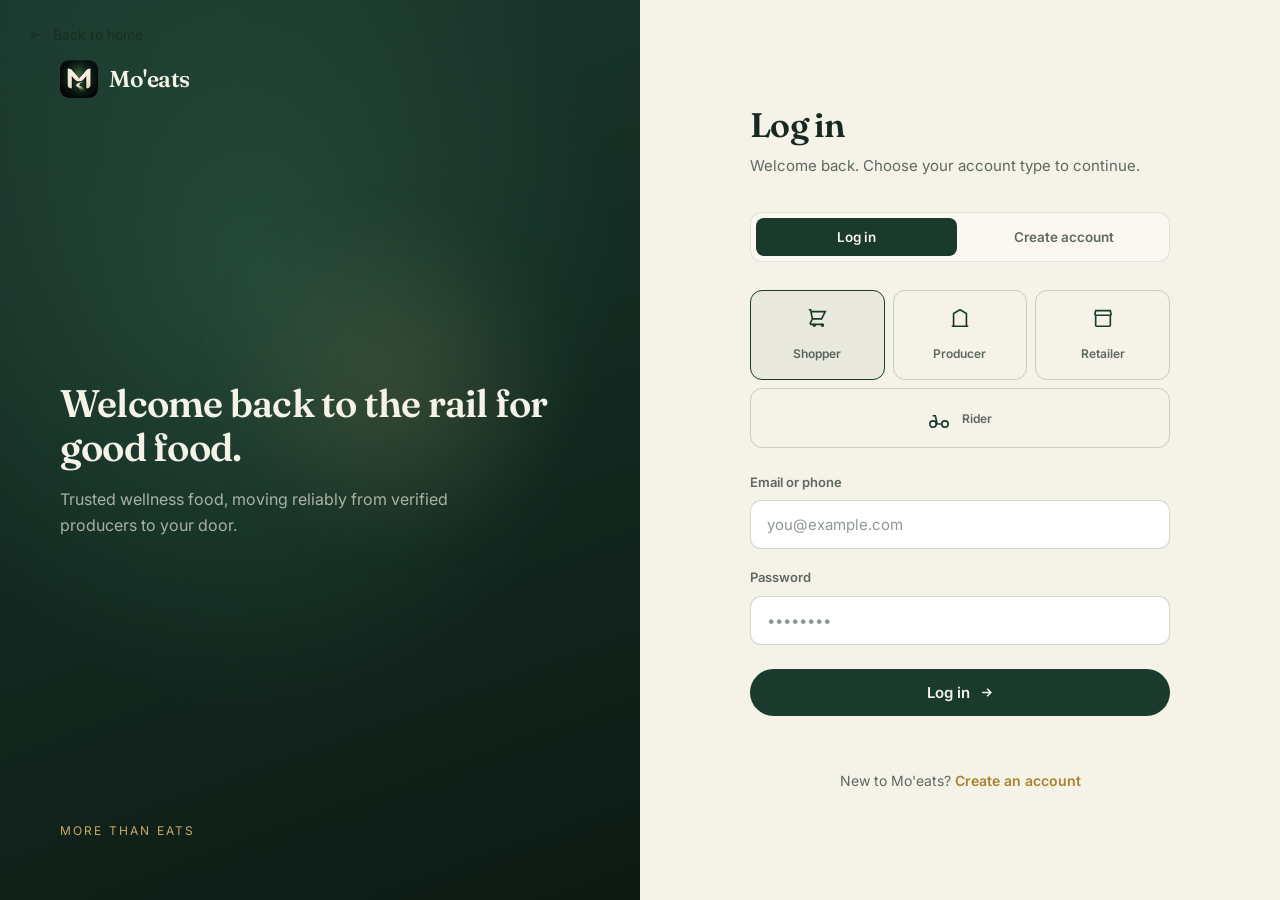
<file: login.html>
<!DOCTYPE html>
<html lang="en">
<head>
<meta charset="UTF-8" />
<meta name="viewport" content="width=device-width, initial-scale=1.0" />
<title>Log in — Mo'eats</title>
<meta name="description" content="Log in or join Mo'eats — as a shopper, producer, retailer, or rider." />
<link rel="icon" type="image/png" href="assets/img/favicon.png" />
<link rel="preconnect" href="https://fonts.googleapis.com" />
<link rel="preconnect" href="https://fonts.gstatic.com" crossorigin />
<link href="https://fonts.googleapis.com/css2?family=Fraunces:opsz,wght@9..144,400;9..144,500;9..144,600;9..144,700&family=Inter:wght@400;500;600;700&display=swap" rel="stylesheet" />
<link rel="stylesheet" href="assets/css/base.css" />
<link rel="stylesheet" href="assets/css/interior.css" />
<style>body{overflow-y:auto;} .auth-form-side{position:relative;}</style>
</head>
<body>

<div class="auth-wrap">
  <div class="auth-visual">
    <div class="av-glow"></div>
    <a href="index.html" class="logo"><img src="assets/img/moeats-logo-sm.png" alt="" style="width:38px;height:38px;border-radius:9px" /> Mo'eats</a>
    <div class="auth-quote">
      <h2 id="visualHeadline">Welcome back to the rail for good food.</h2>
      <p id="visualSub">Trusted wellness food, moving reliably from verified producers to retailers and homes across Nigeria.</p>
    </div>
    <div class="auth-tagline">More than eats</div>
  </div>

  <div class="auth-form-side">
    <a href="index.html" class="back-home"><svg width="16" height="16" viewBox="0 0 24 24" fill="none" stroke="currentColor" stroke-width="2.2"><path d="M19 12H5M11 18l-6-6 6-6"/></svg> Back to home</a>
    <div class="auth-card">
      <h1 id="formTitle">Log in</h1>
      <p class="sub" id="formSub">Welcome back. Choose your account type to continue.</p>

      <div class="tabs">
        <button class="tab active" data-mode="login">Log in</button>
        <button class="tab" data-mode="signup">Create account</button>
      </div>

      <div class="role-select" id="roleSelect">
        <div class="role-opt sel" data-role="customer">
          <svg viewBox="0 0 24 24" fill="none" stroke-width="1.8"><path d="M3 3h2l.4 2M7 13h10l4-8H5.4M7 13L5.4 5M7 13l-2.3 4.6a1 1 0 00.9 1.4H19"/><circle cx="9" cy="20" r="1"/><circle cx="18" cy="20" r="1"/></svg>
          <div class="rl">Shopper</div>
        </div>
        <div class="role-opt" data-role="producer">
          <svg viewBox="0 0 24 24" fill="none" stroke-width="1.8"><path d="M3 21h18M5 21V7l7-4 7 4v14M9 9h.01M9 13h.01M15 9h.01M15 13h.01"/></svg>
          <div class="rl">Producer</div>
        </div>
        <div class="role-opt" data-role="retailer">
          <svg viewBox="0 0 24 24" fill="none" stroke-width="1.8"><path d="M3 9l1-5h16l1 5M4 9v11a1 1 0 001 1h14a1 1 0 001-1V9M3 9h18"/></svg>
          <div class="rl">Retailer</div>
        </div>
      </div>
      <div class="role-select" style="grid-template-columns:1fr;margin-top:-16px;">
        <div class="role-opt" data-role="rider">
          <svg viewBox="0 0 24 24" fill="none" stroke-width="1.8" style="display:inline-block;vertical-align:middle;margin:0 8px 0 0"><circle cx="5.5" cy="17.5" r="3.5"/><circle cx="18.5" cy="17.5" r="3.5"/><path d="M15 17.5h-5l-2-9H5"/></svg>
          <span class="rl" style="display:inline;vertical-align:middle">Rider</span>
        </div>
      </div>

      <form data-demo>
        <div class="field signup-only" style="display:none;"><label>Full name</label><input type="text" placeholder="Your name" /></div>
        <div class="field signup-only biz-field" style="display:none;"><label id="bizLabel">Business name</label><input type="text" placeholder="Your business name" /></div>
        <div class="field"><label>Email or phone</label><input type="text" placeholder="you@example.com" required /></div>
        <div class="field"><label>Password</label><input type="password" placeholder="••••••••" required /></div>
        <button class="btn btn-forest" type="submit" id="submitBtn">Log in
          <svg width="15" height="15" viewBox="0 0 24 24" fill="none" stroke="currentColor" stroke-width="2.4"><path d="M5 12h14M13 6l6 6-6 6"/></svg>
        </button>
        <div class="form-note"></div>
      </form>

      <div class="auth-alt" id="altPrompt">New to Mo'eats? <a href="#" id="altLink">Create an account</a></div>
    </div>
  </div>
</div>

<script src="assets/js/main.js"></script>
<script>
(function(){
  var params=new URLSearchParams(location.search);
  var role=params.get('role')||'customer';
  var mode='login';
  var roleOpts=document.querySelectorAll('.role-opt');
  var tabs=document.querySelectorAll('.tab');
  var signupFields=document.querySelectorAll('.signup-only');
  var bizField=document.querySelector('.biz-field');
  var bizLabel=document.getElementById('bizLabel');
  var formTitle=document.getElementById('formTitle');
  var formSub=document.getElementById('formSub');
  var submitBtn=document.getElementById('submitBtn');
  var altPrompt=document.getElementById('altPrompt');
  var vHead=document.getElementById('visualHeadline');
  var vSub=document.getElementById('visualSub');
  var copy={
    customer:{h:'Welcome back to the rail for good food.',s:'Trusted wellness food, moving reliably from verified producers to your door.'},
    producer:{h:'Your products, reaching further.',s:'List verified wellness products and connect with retailers and homes across Nigeria.'},
    retailer:{h:'Your shelf, always stocked.',s:'Restock verified wellness products from one trusted source, on a schedule you can plan around.'},
    rider:{h:'Your shift, your earnings.',s:'Move wellness food across the city with fair pay, steady demand, and smart routing.'}
  };
  var bizNames={producer:'Business / brand name',retailer:'Store name',rider:'Vehicle type'};
  function setRole(r){
    role=r;
    roleOpts.forEach(function(o){o.classList.toggle('sel',o.dataset.role===r);});
    vHead.textContent=copy[r].h; vSub.textContent=copy[r].s;
    if(r==='customer'){bizField.style.display='none';}
    else{bizLabel.textContent=bizNames[r]; if(mode==='signup')bizField.style.display='';}
    render();
  }
  function setMode(m){
    mode=m;
    tabs.forEach(function(t){t.classList.toggle('active',t.dataset.mode===m);});
    signupFields.forEach(function(f){
      if(f.classList.contains('biz-field')){f.style.display=(m==='signup'&&role!=='customer')?'':'none';}
      else{f.style.display=(m==='signup')?'':'none';}
    });
    render();
  }
  function render(){
    var isSignup=mode==='signup';
    var roleLabel=role.charAt(0).toUpperCase()+role.slice(1);
    formTitle.textContent=isSignup?('Create your '+(role==='customer'?'':roleLabel+' ')+'account'):'Log in';
    formSub.textContent=isSignup?"Join Mo'eats and get started in minutes.":'Welcome back. Choose your account type to continue.';
    submitBtn.innerHTML=(isSignup?'Create account':'Log in')+' <svg width="15" height="15" viewBox="0 0 24 24" fill="none" stroke="currentColor" stroke-width="2.4"><path d="M5 12h14M13 6l6 6-6 6"/></svg>';
    altPrompt.innerHTML=isSignup?'Already have an account? <a href="#" id="altLink">Log in</a>':`New to Mo'eats? <a href="#" id="altLink">Create an account</a>`;
    document.getElementById('altLink').addEventListener('click',function(e){e.preventDefault();setMode(isSignup?'login':'signup');});
  }
  roleOpts.forEach(function(o){o.addEventListener('click',function(){setRole(o.dataset.role);});});
  tabs.forEach(function(t){t.addEventListener('click',function(){setMode(t.dataset.mode);});});
  setRole(role); setMode('login');
})();
</script>
</body>
</html>
</file>
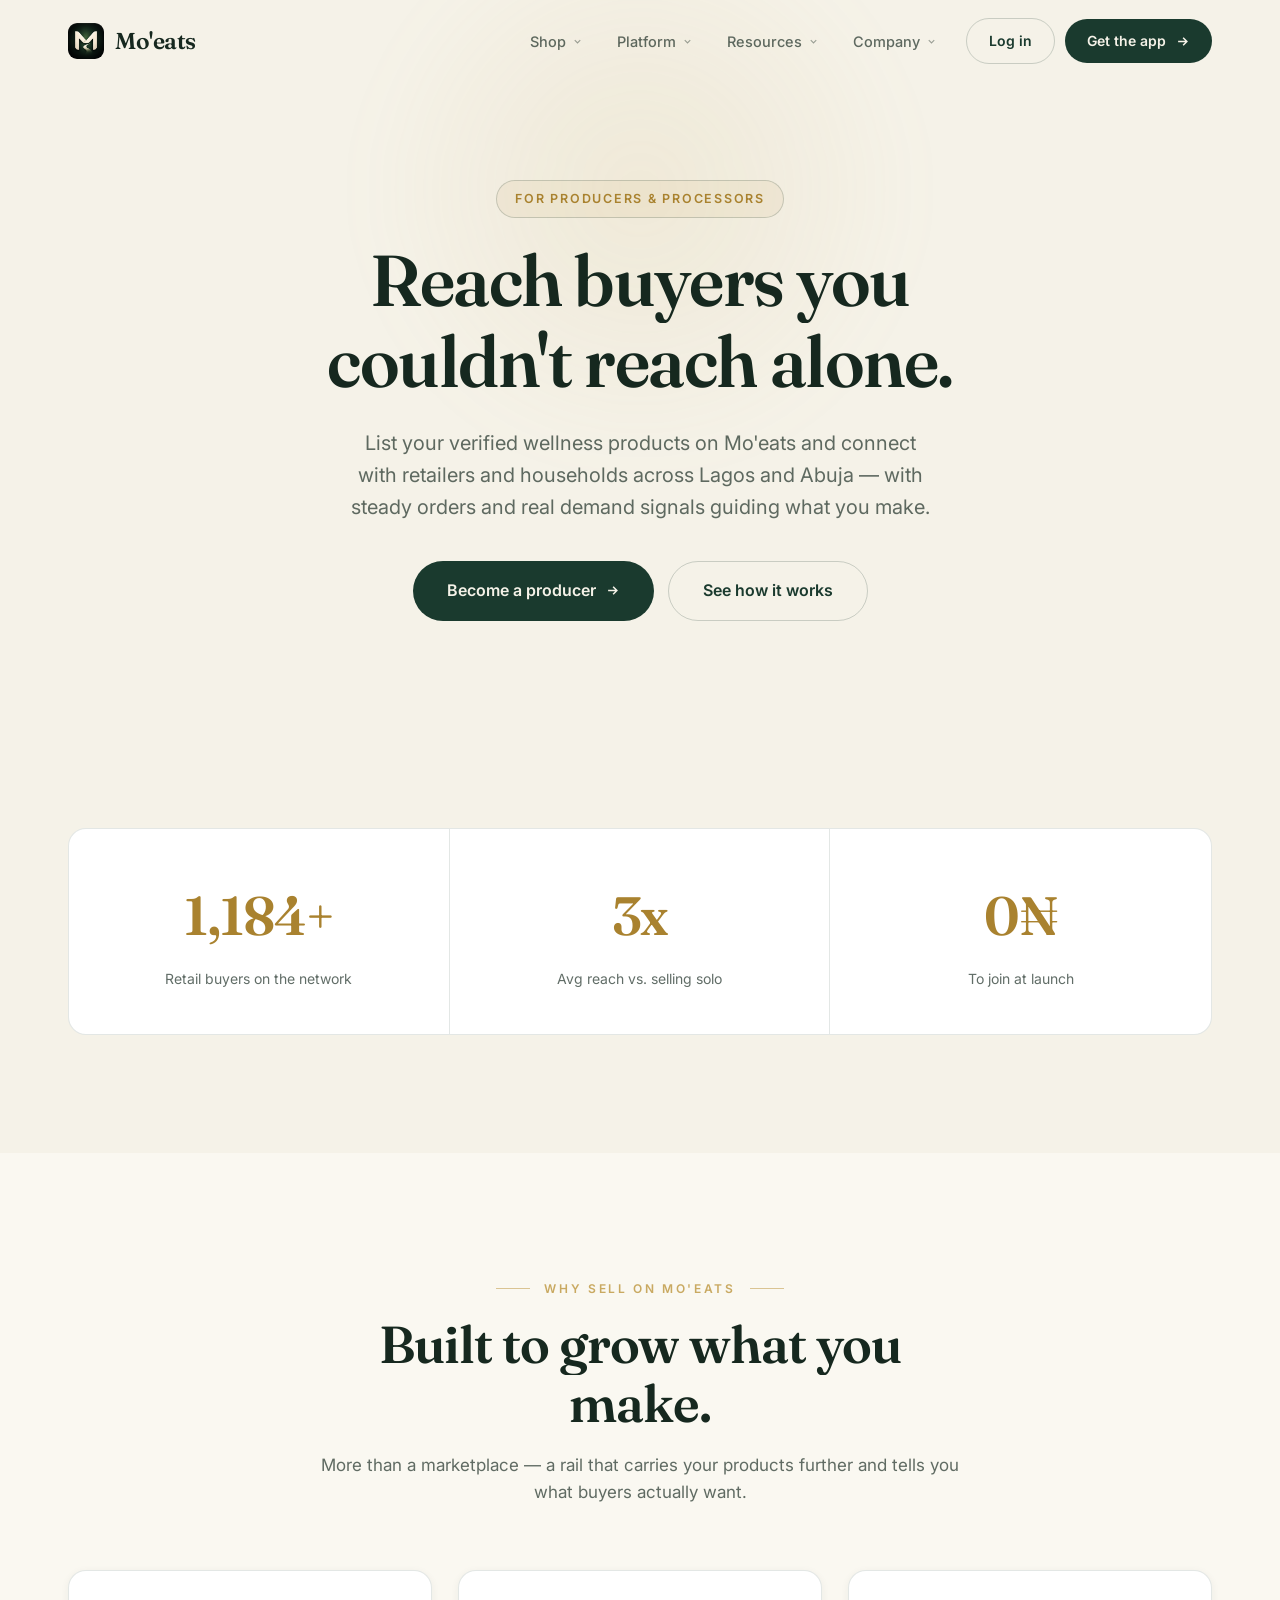
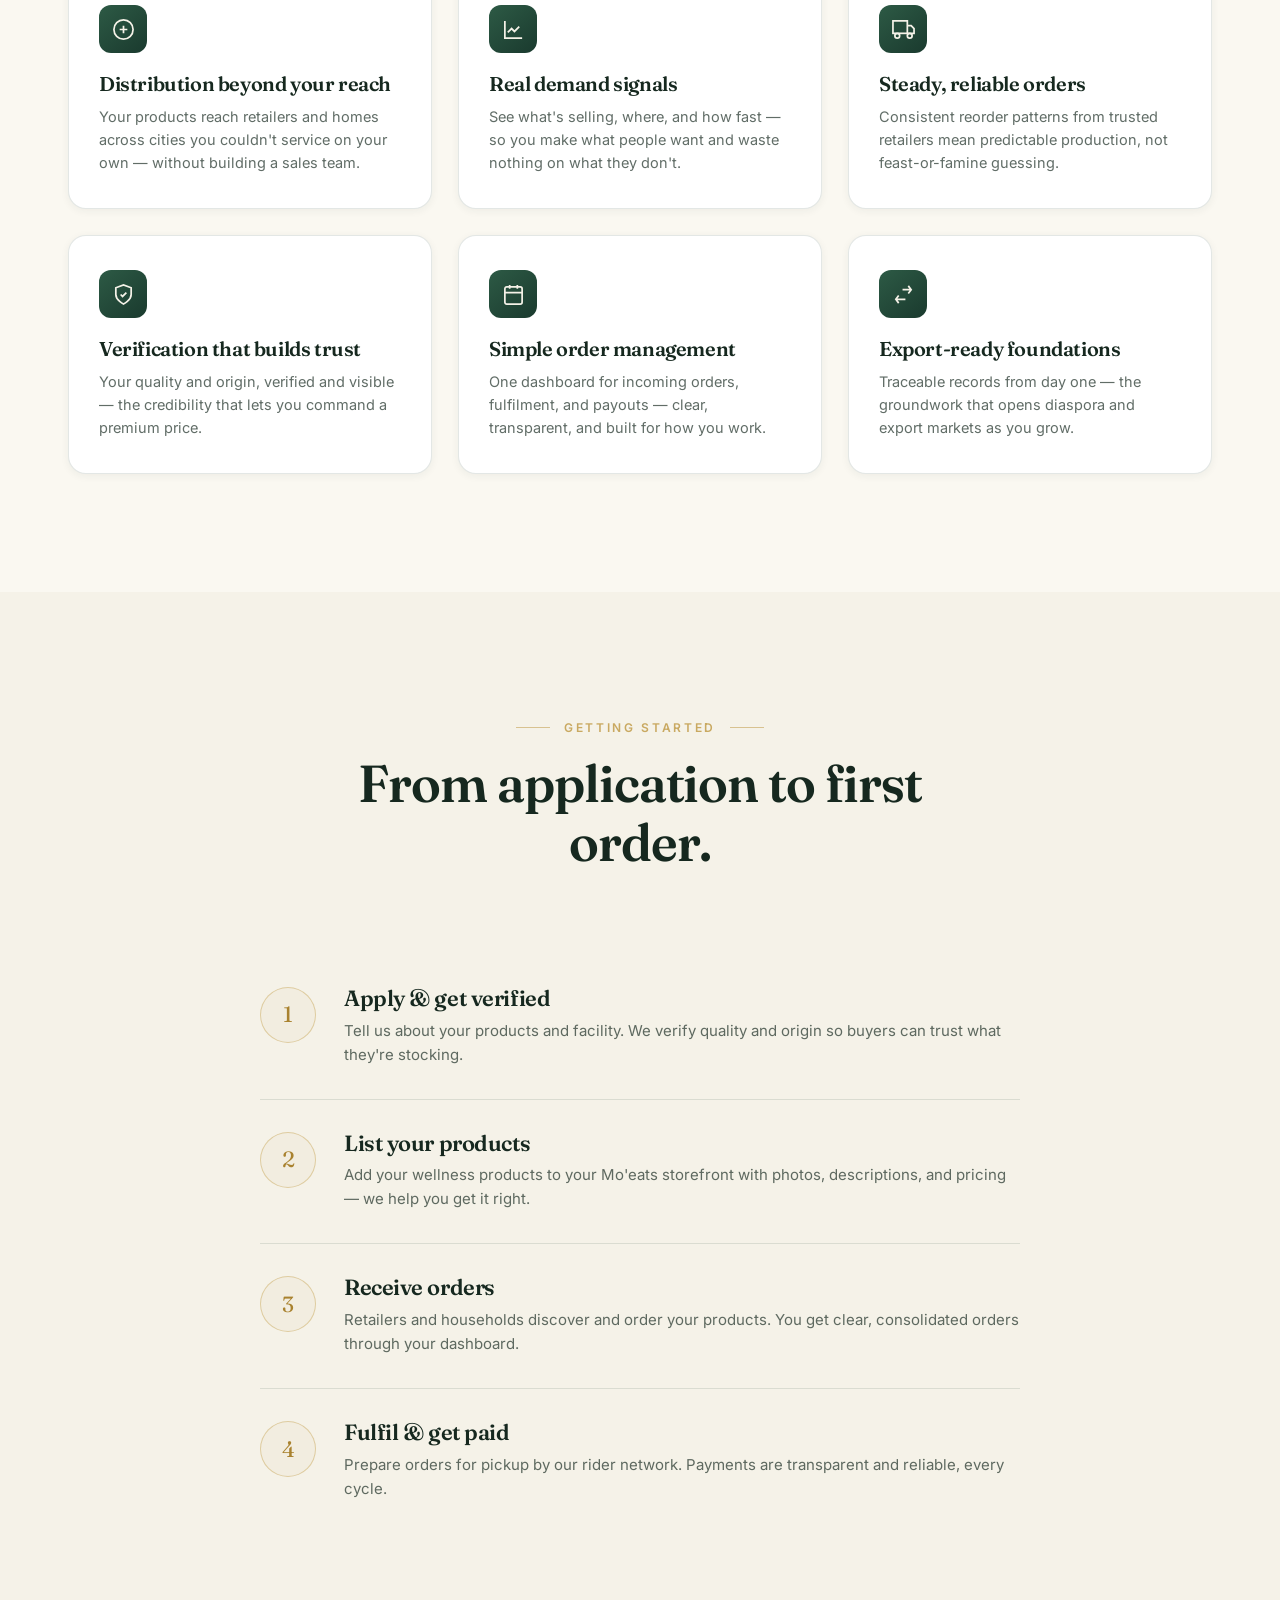
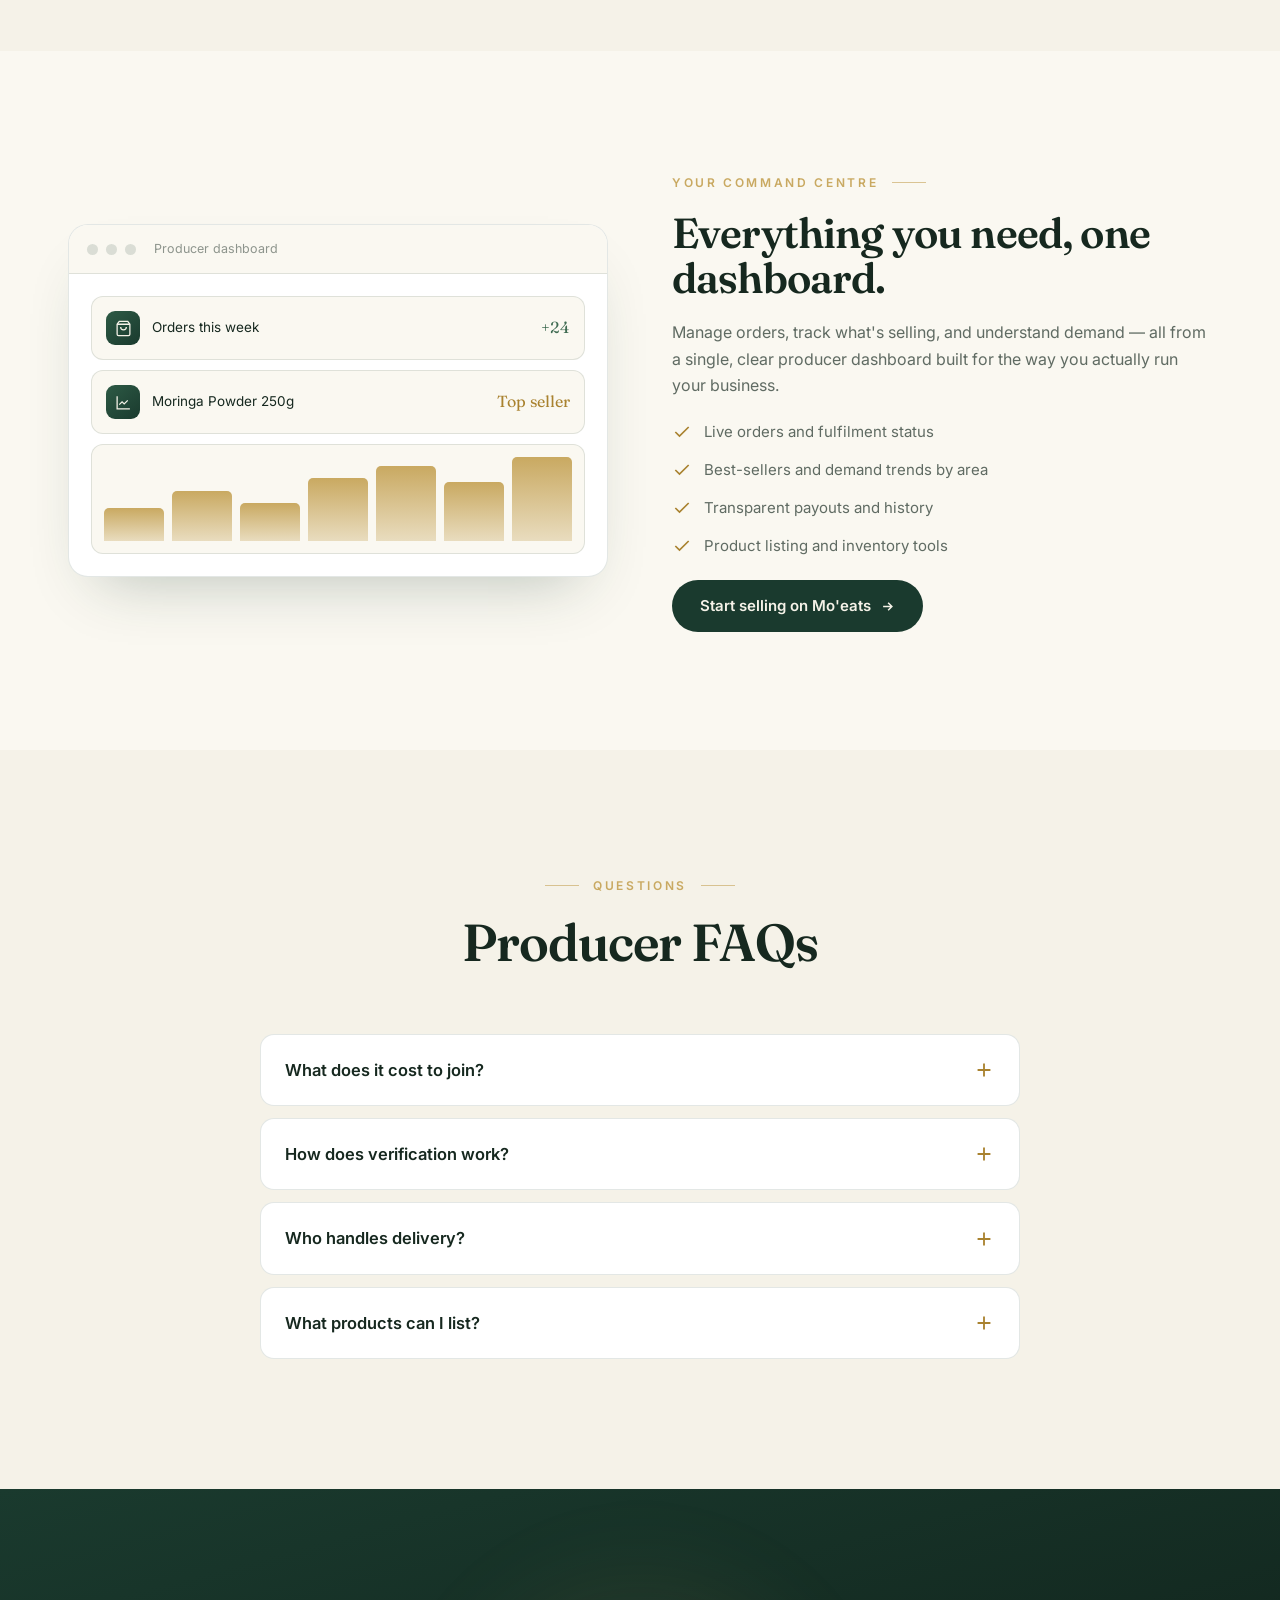
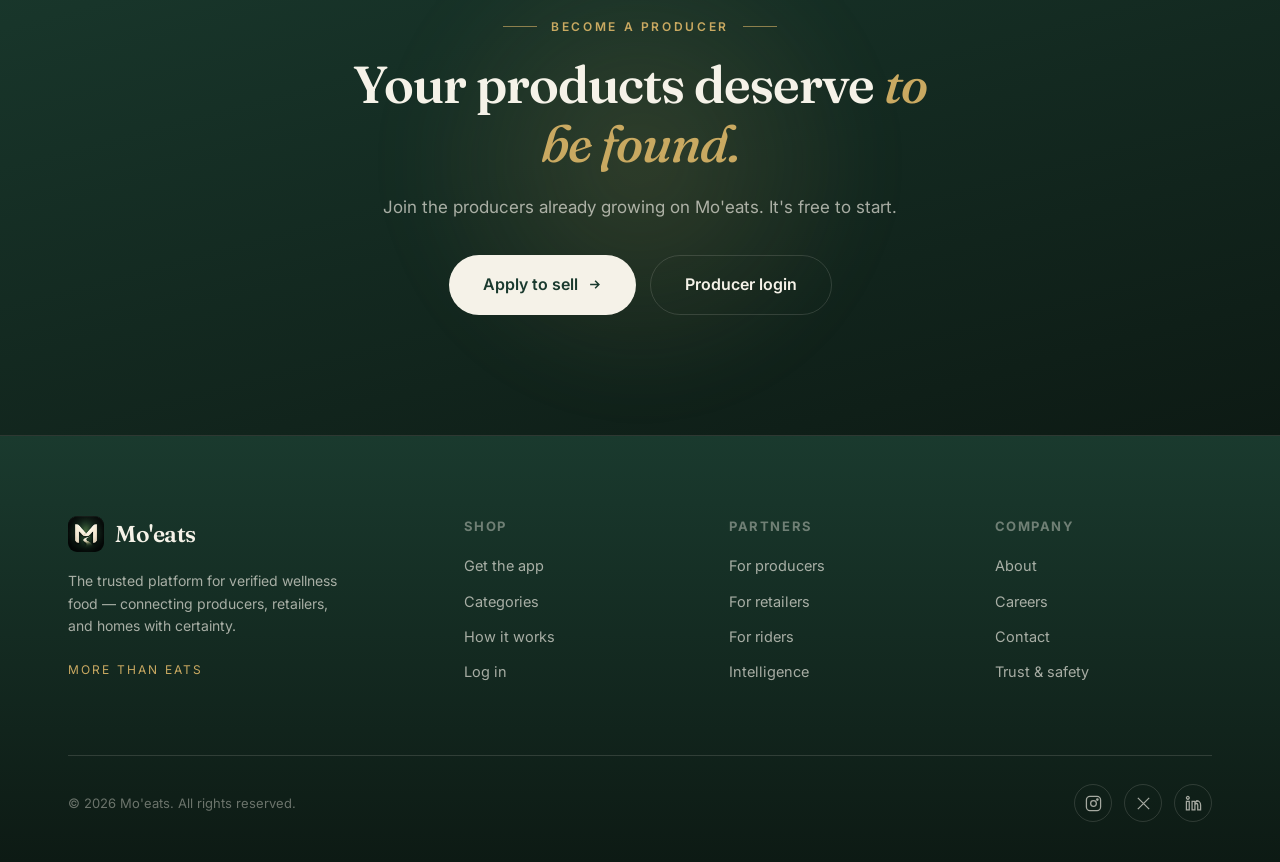
<file: processors.html>
<!DOCTYPE html>
<html lang="en">
<head>
<meta charset="UTF-8" />
<meta name="viewport" content="width=device-width, initial-scale=1.0" />
<title>For Producers — Mo'eats</title>
<meta name="description" content="Sell verified wellness products on Mo'eats. Reach retailers and households with steady orders and real demand data." />
<link rel="icon" type="image/png" href="assets/img/favicon.png" />
<link rel="preconnect" href="https://fonts.googleapis.com" />
<link rel="preconnect" href="https://fonts.gstatic.com" crossorigin />
<link href="https://fonts.googleapis.com/css2?family=Fraunces:opsz,wght@9..144,400;9..144,500;9..144,600;9..144,700&family=Inter:wght@400;500;600;700&display=swap" rel="stylesheet" />
<link rel="stylesheet" href="assets/css/base.css" />
<link rel="stylesheet" href="assets/css/interior.css" />
</head>
<body>
<!-- ============ NAV ============ -->
<header class="site-nav" id="hdr">
  <div class="wrap nav">
    <a href="index.html" class="logo"><img class="mark" src="assets/img/moeats-logo-sm.png" alt="Mo'eats" /> Mo'eats</a>
    <nav class="nav-links" id="navlinks">
      <div class="has-mega">
        <button class="navlink trigger" aria-haspopup="true">Shop
          <svg class="caret" viewBox="0 0 24 24" fill="none" stroke="currentColor" stroke-width="2.4"><path d="M6 9l6 6 6-6"/></svg>
        </button>
        <div class="mega">
          <div class="mega-inner mega-feat">
            <div>
              <div class="mega-col-label">Browse categories</div>
              <div class="mega-chips">
                <a class="mega-chip" href="#">Superfoods</a>
                <a class="mega-chip" href="#">Herbal Teas</a>
                <a class="mega-chip" href="#">Moringa &amp; Greens</a>
                <a class="mega-chip" href="#">Cold-Pressed Oils</a>
                <a class="mega-chip" href="#">Tiger Nut &amp; Dates</a>
                <a class="mega-chip" href="#">Smoothies</a>
                <a class="mega-chip" href="#">Fruit Bowls</a>
                <a class="mega-chip" href="#">Matcha</a>
                <a class="mega-chip" href="#">Natural Honey</a>
                <a class="mega-chip" href="#">Dried Fruits</a>
              </div>
              <a class="mega-item" href="index.html#how">
                <span class="mi-ic"><svg viewBox="0 0 24 24" fill="none" stroke-width="1.8"><path d="M9 11l3 3L22 4"/><path d="M21 12v7a2 2 0 01-2 2H5a2 2 0 01-2-2V5a2 2 0 012-2h11"/></svg></span>
                <span><span class="mi-t">How ordering works</span><span class="mi-d">From verified shelf to your door in three simple steps.</span></span>
              </a>
            </div>
            <a class="mega-promo" href="index.html#download">
              <div class="pk">Get the app</div>
              <h4>Your wellness shelf, in your pocket</h4>
              <p>Order trusted wellness food and track it to your door.</p>
              <span class="pl">Download now <svg width="14" height="14" viewBox="0 0 24 24" fill="none" stroke="currentColor" stroke-width="2.4"><path d="M5 12h14M13 6l6 6-6 6"/></svg></span>
            </a>
          </div>
        </div>
      </div>
      <div class="has-mega">
        <button class="navlink trigger" aria-haspopup="true">Platform
          <svg class="caret" viewBox="0 0 24 24" fill="none" stroke="currentColor" stroke-width="2.4"><path d="M6 9l6 6 6-6"/></svg>
        </button>
        <div class="mega">
          <div class="mega-inner mega-3">
            <a class="mega-item brass" href="processors.html">
              <span class="mi-ic"><svg viewBox="0 0 24 24" fill="none" stroke-width="1.8"><path d="M3 21h18M5 21V7l7-4 7 4v14M9 9h.01M9 13h.01M9 17h.01M15 9h.01M15 13h.01M15 17h.01"/></svg></span>
              <span><span class="mi-t">For Producers</span><span class="mi-d">List verified products and reach retailers and homes nationwide.</span></span>
            </a>
            <a class="mega-item brass" href="retailers.html">
              <span class="mi-ic"><svg viewBox="0 0 24 24" fill="none" stroke-width="1.8"><path d="M3 9l1-5h16l1 5M4 9v11a1 1 0 001 1h14a1 1 0 001-1V9M3 9h18M9 21v-6h6v6"/></svg></span>
              <span><span class="mi-t">For Retailers</span><span class="mi-d">Restock verified wellness stock from one reliable source.</span></span>
            </a>
            <a class="mega-item brass" href="riders.html">
              <span class="mi-ic"><svg viewBox="0 0 24 24" fill="none" stroke-width="1.8"><circle cx="5.5" cy="17.5" r="3.5"/><circle cx="18.5" cy="17.5" r="3.5"/><path d="M15 17.5h-5l-2-9H5m5 9 3-9h4l2 4"/></svg></span>
              <span><span class="mi-t">For Riders</span><span class="mi-d">Earn on a network with fair pay and steady demand.</span></span>
            </a>
          </div>
          <div class="mega-inner mega-2" style="margin-top:8px;">
            <a class="mega-item" href="about.html#intelligence">
              <span class="mi-ic"><svg viewBox="0 0 24 24" fill="none" stroke-width="1.8"><path d="M3 3v18h18"/><path d="M18 9l-5 5-3-3-4 4"/></svg></span>
              <span><span class="mi-t">The Intelligence Layer</span><span class="mi-d">How every order makes the whole platform smarter.</span></span>
            </a>
            <a class="mega-item" href="about.html">
              <span class="mi-ic"><svg viewBox="0 0 24 24" fill="none" stroke-width="1.8"><path d="M12 22s8-4 8-10V5l-8-3-8 3v7c0 6 8 10 8 10z"/><path d="M9 12l2 2 4-4"/></svg></span>
              <span><span class="mi-t">Trust &amp; Verification</span><span class="mi-d">What "verified" means on every Mo'eats product.</span></span>
            </a>
          </div>
        </div>
      </div>
      <div class="has-mega">
        <button class="navlink trigger" aria-haspopup="true">Resources
          <svg class="caret" viewBox="0 0 24 24" fill="none" stroke="currentColor" stroke-width="2.4"><path d="M6 9l6 6 6-6"/></svg>
        </button>
        <div class="mega">
          <div class="mega-inner mega-2">
            <a class="mega-item" href="index.html#how"><span class="mi-ic"><svg viewBox="0 0 24 24" fill="none" stroke-width="1.8"><circle cx="12" cy="12" r="10"/><path d="M12 16v-4M12 8h.01"/></svg></span><span><span class="mi-t">How it works</span><span class="mi-d">The full journey from producer to your door.</span></span></a>
            <a class="mega-item" href="#"><span class="mi-ic"><svg viewBox="0 0 24 24" fill="none" stroke-width="1.8"><path d="M18 13v6a2 2 0 01-2 2H5a2 2 0 01-2-2V8a2 2 0 012-2h6"/><path d="M15 3h6v6M10 14L21 3"/></svg></span><span><span class="mi-t">Help centre</span><span class="mi-d">Answers for shoppers, partners, and riders.</span></span></a>
            <a class="mega-item" href="about.html#intelligence"><span class="mi-ic"><svg viewBox="0 0 24 24" fill="none" stroke-width="1.8"><path d="M3 3v18h18"/><path d="M7 14l4-4 3 3 5-6"/></svg></span><span><span class="mi-t">Insights &amp; demand data</span><span class="mi-d">What Nigeria is actually eating well.</span></span></a>
            <a class="mega-item" href="about.html"><span class="mi-ic"><svg viewBox="0 0 24 24" fill="none" stroke-width="1.8"><path d="M4 19.5A2.5 2.5 0 016.5 17H20"/><path d="M6.5 2H20v20H6.5A2.5 2.5 0 014 19.5v-15A2.5 2.5 0 016.5 2z"/></svg></span><span><span class="mi-t">Stories &amp; blog</span><span class="mi-d">From our producers, retailers, and riders.</span></span></a>
          </div>
        </div>
      </div>
      <div class="has-mega">
        <button class="navlink trigger" aria-haspopup="true">Company
          <svg class="caret" viewBox="0 0 24 24" fill="none" stroke="currentColor" stroke-width="2.4"><path d="M6 9l6 6 6-6"/></svg>
        </button>
        <div class="mega">
          <div class="mega-inner mega-2">
            <a class="mega-item" href="about.html"><span class="mi-ic"><svg viewBox="0 0 24 24" fill="none" stroke-width="1.8"><circle cx="12" cy="12" r="10"/><path d="M12 6v6l4 2"/></svg></span><span><span class="mi-t">About Mo'eats</span><span class="mi-d">Why we're building the rail for wellness food.</span></span></a>
            <a class="mega-item" href="about.html"><span class="mi-ic"><svg viewBox="0 0 24 24" fill="none" stroke-width="1.8"><path d="M20 7h-9M14 17H5M17 3l3 4-3 4M7 21l-3-4 3-4"/></svg></span><span><span class="mi-t">Our mission</span><span class="mi-d">Making good food trusted, traceable, and reachable.</span></span></a>
            <a class="mega-item" href="about.html"><span class="mi-ic"><svg viewBox="0 0 24 24" fill="none" stroke-width="1.8"><path d="M16 21v-2a4 4 0 00-4-4H6a4 4 0 00-4 4v2"/><circle cx="9" cy="7" r="4"/><path d="M22 21v-2a4 4 0 00-3-3.87M16 3.13a4 4 0 010 7.75"/></svg></span><span><span class="mi-t">Careers</span><span class="mi-d">Help build the future of African wellness food.</span></span></a>
            <a class="mega-item" href="login.html"><span class="mi-ic"><svg viewBox="0 0 24 24" fill="none" stroke-width="1.8"><rect x="2" y="4" width="20" height="16" rx="2"/><path d="M22 6l-10 7L2 6"/></svg></span><span><span class="mi-t">Contact</span><span class="mi-d">Talk to our team — partnerships, press, support.</span></span></a>
          </div>
        </div>
      </div>
      <div class="nav-cta">
        <a class="btn btn-outline" href="login.html">Log in</a>
        <a class="btn btn-forest" href="index.html#download">Get the app
          <svg width="15" height="15" viewBox="0 0 24 24" fill="none" stroke="currentColor" stroke-width="2.4"><path d="M5 12h14M13 6l6 6-6 6"/></svg>
        </a>
      </div>
    </nav>
    <button class="menu-toggle" id="menuToggle" aria-label="Open menu"><svg width="26" height="26" viewBox="0 0 24 24" fill="none" stroke="currentColor" stroke-width="2"><path d="M3 6h18M3 12h18M3 18h18"/></svg></button>
  </div>
</header>
<div class="scrim" id="scrim"></div>

<section class="page-hero">
  <div class="halo"></div>
  <div class="wrap inner">
    <span class="role-tag" data-reveal>For Producers &amp; Processors</span>
    <h1 data-kinetic>Reach buyers you couldn't reach alone.</h1>
    <p class="lead" data-reveal data-reveal-d="2">List your verified wellness products on Mo'eats and connect with retailers and households across Lagos and Abuja — with steady orders and real demand signals guiding what you make.</p>
    <div class="actions" data-reveal data-reveal-d="3">
      <a class="btn btn-forest btn-lg" href="login.html?role=producer" data-magnetic>Become a producer <svg width="15" height="15" viewBox="0 0 24 24" fill="none" stroke="currentColor" stroke-width="2.4"><path d="M5 12h14M13 6l6 6-6 6"/></svg></a>
      <a class="btn btn-outline btn-lg" href="#how-producer">See how it works</a>
    </div>
  </div>
</section>

<section class="band band-ivory">
  <div class="wrap"><div class="statband" data-reveal>
    <div class="sc"><div class="n" data-count="1200" data-suffix="+">0</div><div class="l">Retail buyers on the network</div></div>
    <div class="sc"><div class="n" data-count="3" data-suffix="x">0</div><div class="l">Avg reach vs. selling solo</div></div>
    <div class="sc"><div class="n" data-count="0" data-suffix="₦">0</div><div class="l">To join at launch</div></div>
  </div></div>
</section>

<section class="band band-cream">
  <div class="wrap">
    <div class="sec-head center" data-reveal><span class="brass-rule"><span class="eyebrow">Why sell on Mo'eats</span></span><h2 data-kinetic>Built to grow what you make.</h2><p>More than a marketplace — a rail that carries your products further and tells you what buyers actually want.</p></div>
    <div class="vgrid">
      <div class="vcard" data-reveal><div class="vic"><svg viewBox="0 0 24 24" fill="none" stroke-width="1.8"><circle cx="12" cy="12" r="10"/><path d="M8 12h8M12 8v8"/></svg></div><h3>Distribution beyond your reach</h3><p>Your products reach retailers and homes across cities you couldn't service on your own — without building a sales team.</p></div>
      <div class="vcard" data-reveal data-reveal-d="1"><div class="vic"><svg viewBox="0 0 24 24" fill="none" stroke-width="1.8"><path d="M3 3v18h18"/><path d="M18 9l-5 5-3-3-4 4"/></svg></div><h3>Real demand signals</h3><p>See what's selling, where, and how fast — so you make what people want and waste nothing on what they don't.</p></div>
      <div class="vcard" data-reveal data-reveal-d="2"><div class="vic"><svg viewBox="0 0 24 24" fill="none" stroke-width="1.8"><rect x="1" y="3" width="15" height="13"/><path d="M16 8h4l3 3v5h-7"/><circle cx="5.5" cy="18.5" r="2.5"/><circle cx="18.5" cy="18.5" r="2.5"/></svg></div><h3>Steady, reliable orders</h3><p>Consistent reorder patterns from trusted retailers mean predictable production, not feast-or-famine guessing.</p></div>
      <div class="vcard" data-reveal><div class="vic"><svg viewBox="0 0 24 24" fill="none" stroke-width="1.8"><path d="M12 22s8-4 8-10V5l-8-3-8 3v7c0 6 8 10 8 10z"/><path d="M9 12l2 2 4-4"/></svg></div><h3>Verification that builds trust</h3><p>Your quality and origin, verified and visible — the credibility that lets you command a premium price.</p></div>
      <div class="vcard" data-reveal data-reveal-d="1"><div class="vic"><svg viewBox="0 0 24 24" fill="none" stroke-width="1.8"><rect x="3" y="4" width="18" height="18" rx="2"/><path d="M16 2v4M8 2v4M3 10h18"/></svg></div><h3>Simple order management</h3><p>One dashboard for incoming orders, fulfilment, and payouts — clear, transparent, and built for how you work.</p></div>
      <div class="vcard" data-reveal data-reveal-d="2"><div class="vic"><svg viewBox="0 0 24 24" fill="none" stroke-width="1.8"><path d="M20 7h-9M14 17H5M17 3l3 4-3 4M7 21l-3-4 3-4"/></svg></div><h3>Export-ready foundations</h3><p>Traceable records from day one — the groundwork that opens diaspora and export markets as you grow.</p></div>
    </div>
  </div>
</section>

<section class="band band-ivory" id="how-producer">
  <div class="wrap">
    <div class="sec-head center" data-reveal><span class="brass-rule"><span class="eyebrow">Getting started</span></span><h2 data-kinetic>From application to first order.</h2></div>
    <div class="steps">
      <div class="step-row" data-reveal><div class="step-num">1</div><div class="step-body"><h3>Apply &amp; get verified</h3><p>Tell us about your products and facility. We verify quality and origin so buyers can trust what they're stocking.</p></div></div>
      <div class="step-row" data-reveal><div class="step-num">2</div><div class="step-body"><h3>List your products</h3><p>Add your wellness products to your Mo'eats storefront with photos, descriptions, and pricing — we help you get it right.</p></div></div>
      <div class="step-row" data-reveal><div class="step-num">3</div><div class="step-body"><h3>Receive orders</h3><p>Retailers and households discover and order your products. You get clear, consolidated orders through your dashboard.</p></div></div>
      <div class="step-row" data-reveal><div class="step-num">4</div><div class="step-body"><h3>Fulfil &amp; get paid</h3><p>Prepare orders for pickup by our rider network. Payments are transparent and reliable, every cycle.</p></div></div>
    </div>
  </div>
</section>

<section class="band band-cream">
  <div class="wrap split">
    <div class="split-visual" data-reveal>
      <div class="dash">
        <div class="dash-top"><span class="dot"></span><span class="dot"></span><span class="dot"></span><span class="dtitle">Producer dashboard</span></div>
        <div class="dash-body">
          <div class="dash-row"><span class="dl"><span class="di"><svg viewBox="0 0 24 24" fill="none" stroke-width="1.8"><path d="M6 2 3 6v14a2 2 0 002 2h14a2 2 0 002-2V6l-3-4z"/><path d="M3 6h18M16 10a4 4 0 01-8 0"/></svg></span>Orders this week</span><span class="dv pos">+24</span></div>
          <div class="dash-row"><span class="dl"><span class="di"><svg viewBox="0 0 24 24" fill="none" stroke-width="1.8"><path d="M3 3v18h18"/><path d="M18 9l-5 5-3-3-4 4"/></svg></span>Moringa Powder 250g</span><span class="dv">Top seller</span></div>
          <div class="dash-chart"><div class="bar" style="height:40%"></div><div class="bar" style="height:60%"></div><div class="bar" style="height:45%"></div><div class="bar" style="height:75%"></div><div class="bar" style="height:90%"></div><div class="bar" style="height:70%"></div><div class="bar" style="height:100%"></div></div>
        </div>
      </div>
    </div>
    <div class="split-copy" data-reveal data-reveal-d="1">
      <span class="brass-rule left"><span class="eyebrow">Your command centre</span></span>
      <h2>Everything you need, one dashboard.</h2>
      <p>Manage orders, track what's selling, and understand demand — all from a single, clear producer dashboard built for the way you actually run your business.</p>
      <ul class="split-list"><li><svg viewBox="0 0 24 24" fill="none" stroke-width="2"><path d="M20 6L9 17l-5-5"/></svg> Live orders and fulfilment status</li><li><svg viewBox="0 0 24 24" fill="none" stroke-width="2"><path d="M20 6L9 17l-5-5"/></svg> Best-sellers and demand trends by area</li><li><svg viewBox="0 0 24 24" fill="none" stroke-width="2"><path d="M20 6L9 17l-5-5"/></svg> Transparent payouts and history</li><li><svg viewBox="0 0 24 24" fill="none" stroke-width="2"><path d="M20 6L9 17l-5-5"/></svg> Product listing and inventory tools</li></ul>
      <a class="btn btn-forest" style="margin-top:8px" href="login.html?role=producer" data-magnetic>Start selling on Mo'eats <svg width="15" height="15" viewBox="0 0 24 24" fill="none" stroke="currentColor" stroke-width="2.4"><path d="M5 12h14M13 6l6 6-6 6"/></svg></a>
    </div>
  </div>
</section>

<section class="band band-ivory">
  <div class="wrap">
    <div class="sec-head center" data-reveal><span class="brass-rule"><span class="eyebrow">Questions</span></span><h2>Producer FAQs</h2></div>
    <div class="faq" data-accordion>
      <div class="acc-item"><div class="acc-head">What does it cost to join?<svg class="ai" viewBox="0 0 24 24" fill="none" stroke-width="2"><path d="M12 5v14M5 12h14"/></svg></div><div class="acc-panel"><p>Producers join free at launch. We earn a margin on orders that flow through the platform, so we only do well when you do — there's no upfront fee to list your products.</p></div></div>
      <div class="acc-item"><div class="acc-head">How does verification work?<svg class="ai" viewBox="0 0 24 24" fill="none" stroke-width="2"><path d="M12 5v14M5 12h14"/></svg></div><div class="acc-panel"><p>We review your products and facility to confirm quality and origin. Verification is what lets retailers and shoppers trust what they're buying — and what lets you stand apart from unverified sellers.</p></div></div>
      <div class="acc-item"><div class="acc-head">Who handles delivery?<svg class="ai" viewBox="0 0 24 24" fill="none" stroke-width="2"><path d="M12 5v14M5 12h14"/></svg></div><div class="acc-panel"><p>Our rider network handles delivery. You prepare orders for pickup — no need to build your own logistics. Delivery is tracked from pickup to the buyer's door.</p></div></div>
      <div class="acc-item"><div class="acc-head">What products can I list?<svg class="ai" viewBox="0 0 24 24" fill="none" stroke-width="2"><path d="M12 5v14M5 12h14"/></svg></div><div class="acc-panel"><p>Mo'eats is a wellness platform — we carry health-positioned foods, from shelf-stable products like teas, superfoods, and cold-pressed oils to fresh options like smoothies and fruit bowls. If it's good for people, there's likely a place for it.</p></div></div>
    </div>
  </div>
</section>

<section class="cta-band2"><div class="glow"></div><div class="wrap inner">
  <span class="brass-rule" data-reveal><span class="eyebrow">Become a producer</span></span>
  <h2 data-kinetic>Your products deserve <span class="accent">to be found.</span></h2>
  <p data-reveal data-reveal-d="2">Join the producers already growing on Mo'eats. It's free to start.</p>
  <div class="actions" data-reveal data-reveal-d="3"><a class="btn btn-ivory btn-lg" href="login.html?role=producer" data-magnetic>Apply to sell <svg width="15" height="15" viewBox="0 0 24 24" fill="none" stroke="currentColor" stroke-width="2.4"><path d="M5 12h14M13 6l6 6-6 6"/></svg></a><a class="btn btn-ghost-light btn-lg" href="login.html">Producer login</a></div>
</div></section>

<!-- ============ FOOTER ============ -->
<footer class="site-foot">
  <div class="wrap">
    <div class="foot-grid">
      <div class="foot-brand">
        <a href="index.html" class="logo"><img class="mark" src="assets/img/moeats-logo-sm.png" alt="Mo'eats" /> Mo'eats</a>
        <p>The trusted platform for verified wellness food — connecting producers, retailers, and homes with certainty.</p>
        <div class="tagline">More than eats</div>
      </div>
      <div class="foot-col"><h5>Shop</h5><a href="index.html#download">Get the app</a><a href="index.html#categories">Categories</a><a href="index.html#how">How it works</a><a href="login.html">Log in</a></div>
      <div class="foot-col"><h5>Partners</h5><a href="processors.html">For producers</a><a href="retailers.html">For retailers</a><a href="riders.html">For riders</a><a href="about.html#intelligence">Intelligence</a></div>
      <div class="foot-col"><h5>Company</h5><a href="about.html">About</a><a href="about.html">Careers</a><a href="login.html">Contact</a><a href="about.html">Trust &amp; safety</a></div>
    </div>
    <div class="foot-bottom">
      <p>© 2026 Mo'eats. All rights reserved.</p>
      <div class="foot-social">
        <a href="#" aria-label="Instagram"><svg viewBox="0 0 24 24" fill="none" stroke="currentColor" stroke-width="1.8"><rect x="2" y="2" width="20" height="20" rx="5"/><circle cx="12" cy="12" r="4"/><circle cx="17.5" cy="6.5" r="1"/></svg></a>
        <a href="#" aria-label="X"><svg viewBox="0 0 24 24" fill="none" stroke="currentColor" stroke-width="1.8"><path d="M4 4l16 16M20 4L4 20"/></svg></a>
        <a href="#" aria-label="LinkedIn"><svg viewBox="0 0 24 24" fill="none" stroke="currentColor" stroke-width="1.8"><path d="M16 8a6 6 0 016 6v7h-4v-7a2 2 0 00-4 0v7h-4v-12h4v2a4 4 0 014-2z"/><rect x="2" y="9" width="4" height="12"/><circle cx="4" cy="4" r="2"/></svg></a>
      </div>
    </div>
  </div>
</footer>

<script src="assets/js/main.js"></script>
</body>
</html>
</file>
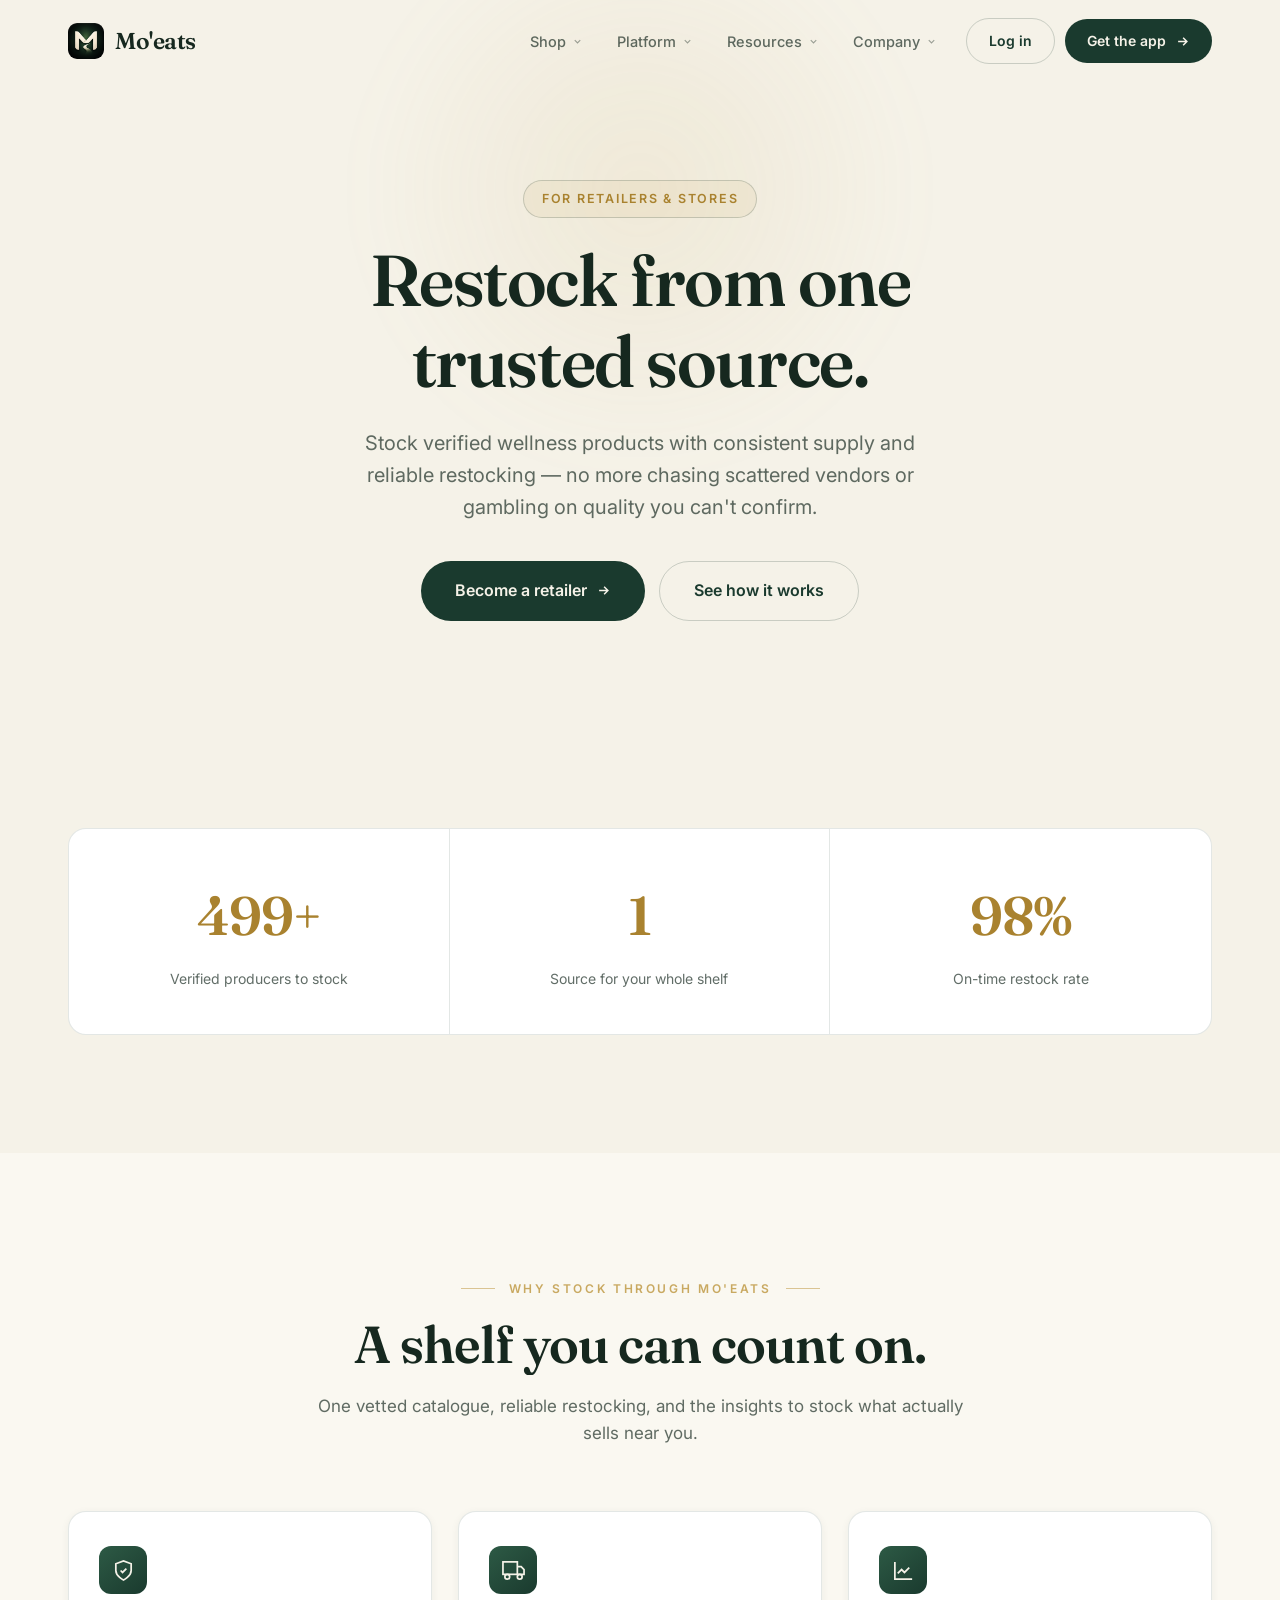
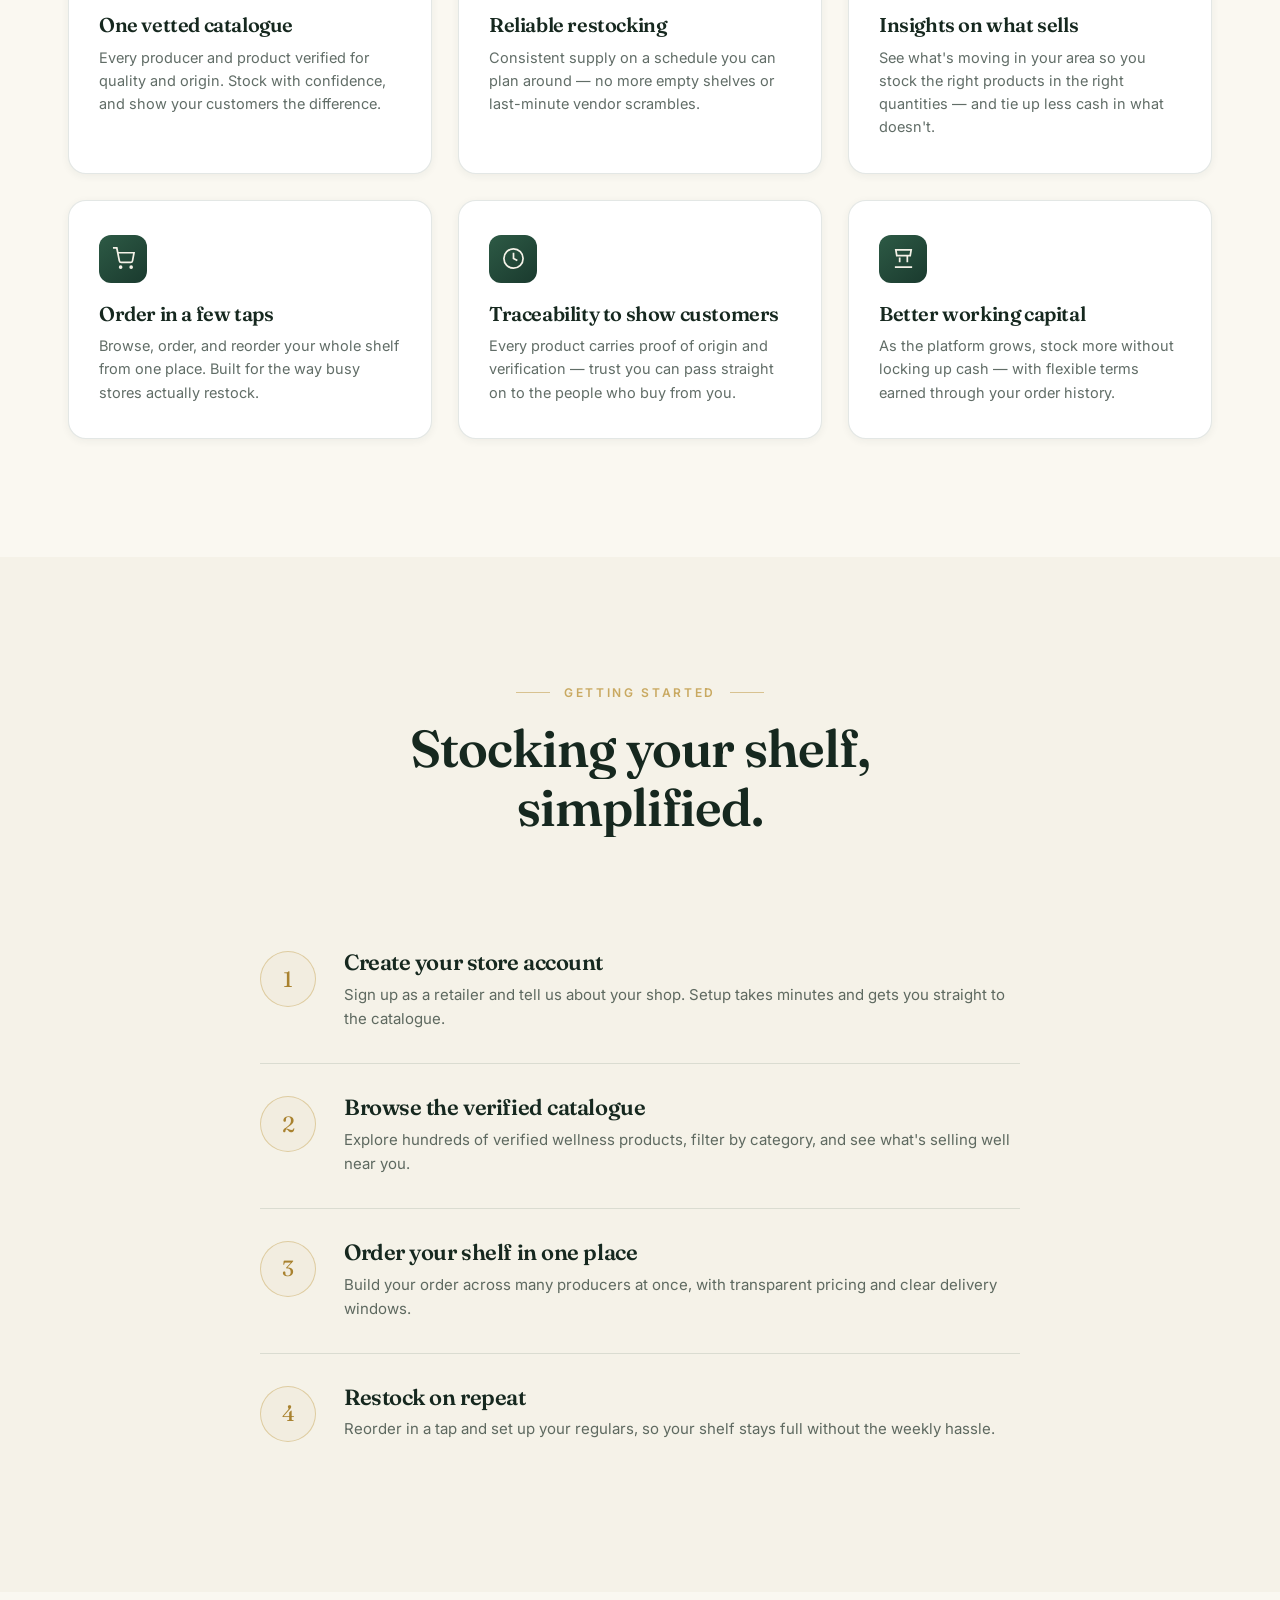
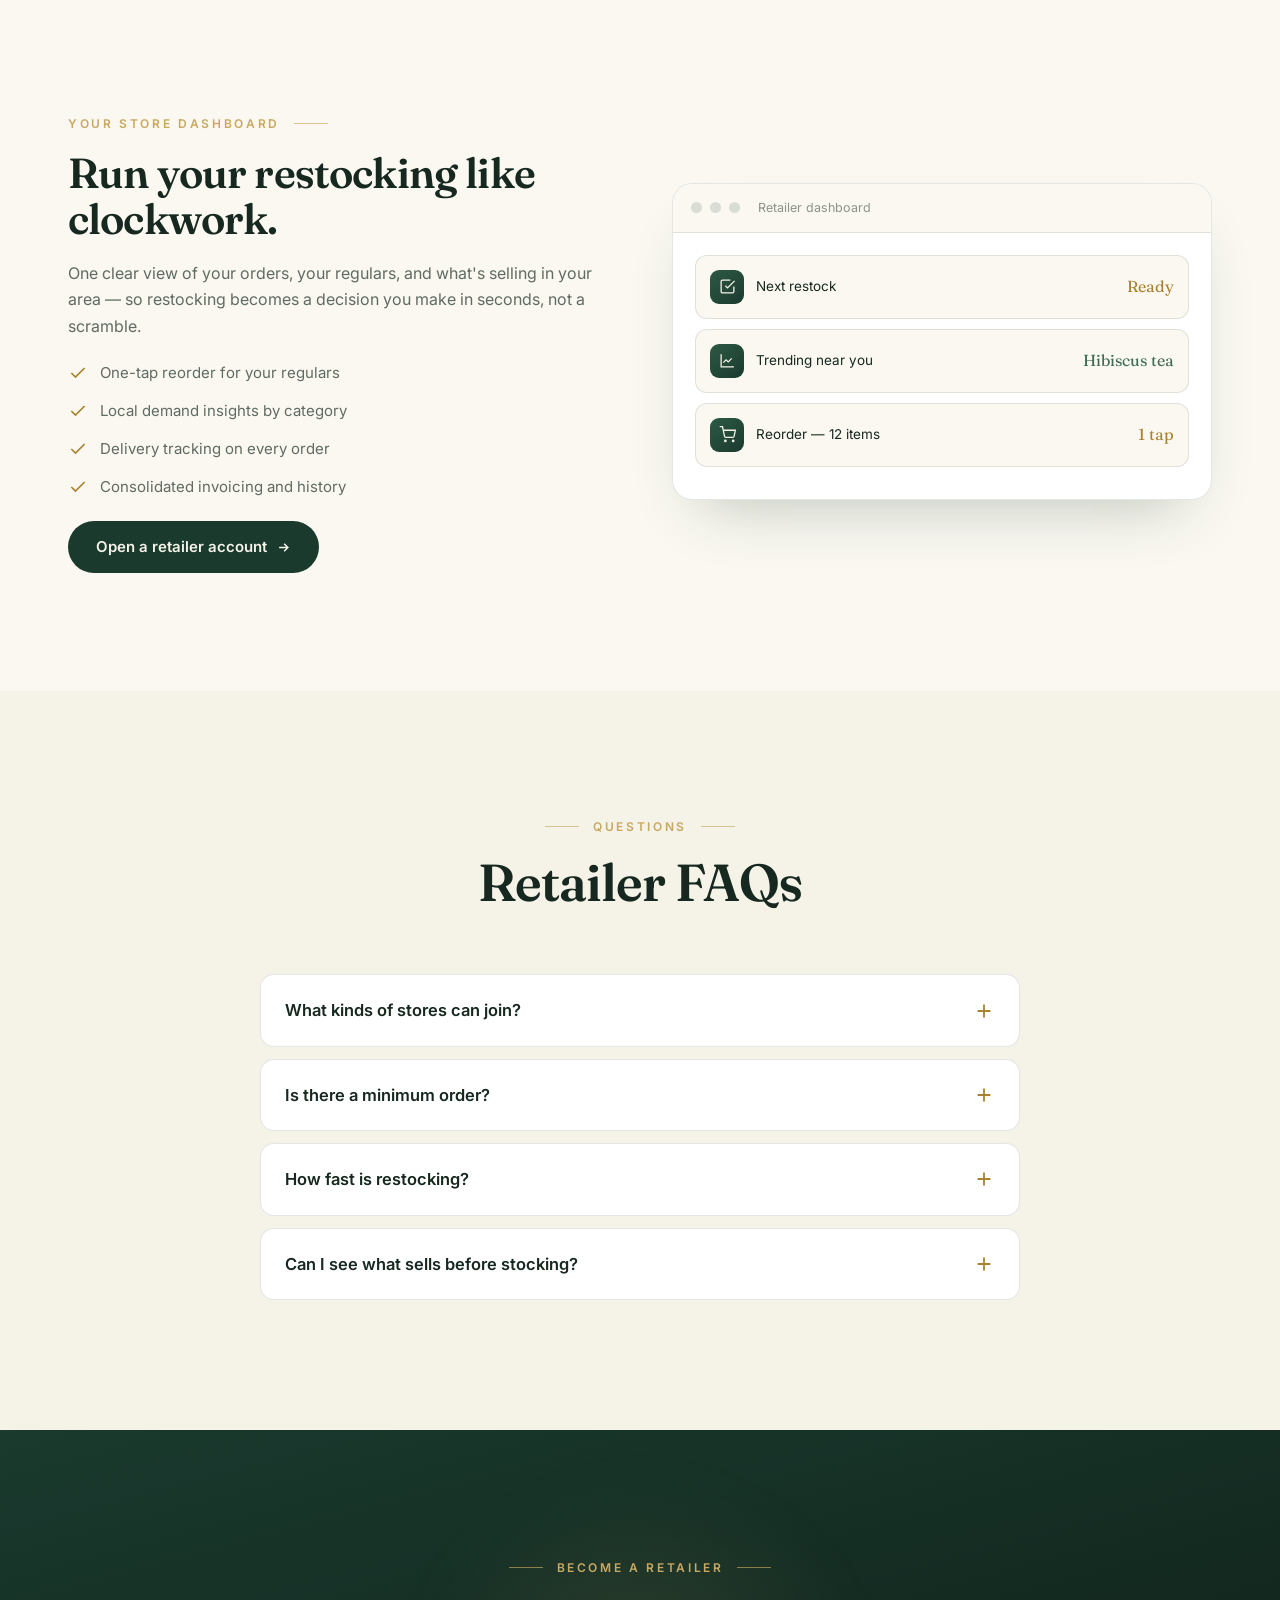
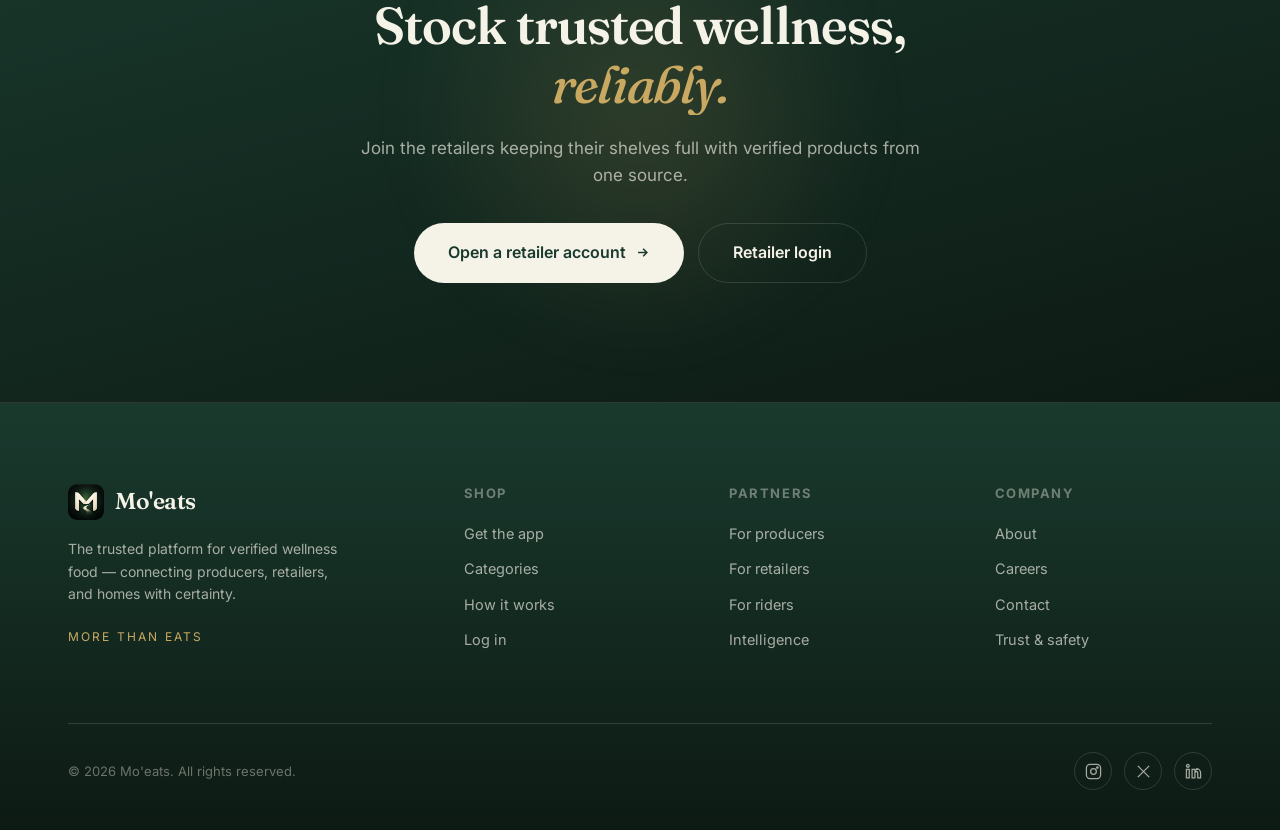
<file: retailers.html>
<!DOCTYPE html>
<html lang="en">
<head>
<meta charset="UTF-8" />
<meta name="viewport" content="width=device-width, initial-scale=1.0" />
<title>For Retailers — Mo'eats</title>
<meta name="description" content="Restock verified wellness products from one trusted source with reliable supply and local demand insights." />
<link rel="icon" type="image/png" href="assets/img/favicon.png" />
<link rel="preconnect" href="https://fonts.googleapis.com" />
<link rel="preconnect" href="https://fonts.gstatic.com" crossorigin />
<link href="https://fonts.googleapis.com/css2?family=Fraunces:opsz,wght@9..144,400;9..144,500;9..144,600;9..144,700&family=Inter:wght@400;500;600;700&display=swap" rel="stylesheet" />
<link rel="stylesheet" href="assets/css/base.css" />
<link rel="stylesheet" href="assets/css/interior.css" />
</head>
<body>
<!-- ============ NAV ============ -->
<header class="site-nav" id="hdr">
  <div class="wrap nav">
    <a href="index.html" class="logo"><img class="mark" src="assets/img/moeats-logo-sm.png" alt="Mo'eats" /> Mo'eats</a>
    <nav class="nav-links" id="navlinks">
      <div class="has-mega">
        <button class="navlink trigger" aria-haspopup="true">Shop
          <svg class="caret" viewBox="0 0 24 24" fill="none" stroke="currentColor" stroke-width="2.4"><path d="M6 9l6 6 6-6"/></svg>
        </button>
        <div class="mega">
          <div class="mega-inner mega-feat">
            <div>
              <div class="mega-col-label">Browse categories</div>
              <div class="mega-chips">
                <a class="mega-chip" href="#">Superfoods</a>
                <a class="mega-chip" href="#">Herbal Teas</a>
                <a class="mega-chip" href="#">Moringa &amp; Greens</a>
                <a class="mega-chip" href="#">Cold-Pressed Oils</a>
                <a class="mega-chip" href="#">Tiger Nut &amp; Dates</a>
                <a class="mega-chip" href="#">Smoothies</a>
                <a class="mega-chip" href="#">Fruit Bowls</a>
                <a class="mega-chip" href="#">Matcha</a>
                <a class="mega-chip" href="#">Natural Honey</a>
                <a class="mega-chip" href="#">Dried Fruits</a>
              </div>
              <a class="mega-item" href="index.html#how">
                <span class="mi-ic"><svg viewBox="0 0 24 24" fill="none" stroke-width="1.8"><path d="M9 11l3 3L22 4"/><path d="M21 12v7a2 2 0 01-2 2H5a2 2 0 01-2-2V5a2 2 0 012-2h11"/></svg></span>
                <span><span class="mi-t">How ordering works</span><span class="mi-d">From verified shelf to your door in three simple steps.</span></span>
              </a>
            </div>
            <a class="mega-promo" href="index.html#download">
              <div class="pk">Get the app</div>
              <h4>Your wellness shelf, in your pocket</h4>
              <p>Order trusted wellness food and track it to your door.</p>
              <span class="pl">Download now <svg width="14" height="14" viewBox="0 0 24 24" fill="none" stroke="currentColor" stroke-width="2.4"><path d="M5 12h14M13 6l6 6-6 6"/></svg></span>
            </a>
          </div>
        </div>
      </div>
      <div class="has-mega">
        <button class="navlink trigger" aria-haspopup="true">Platform
          <svg class="caret" viewBox="0 0 24 24" fill="none" stroke="currentColor" stroke-width="2.4"><path d="M6 9l6 6 6-6"/></svg>
        </button>
        <div class="mega">
          <div class="mega-inner mega-3">
            <a class="mega-item brass" href="processors.html">
              <span class="mi-ic"><svg viewBox="0 0 24 24" fill="none" stroke-width="1.8"><path d="M3 21h18M5 21V7l7-4 7 4v14M9 9h.01M9 13h.01M9 17h.01M15 9h.01M15 13h.01M15 17h.01"/></svg></span>
              <span><span class="mi-t">For Producers</span><span class="mi-d">List verified products and reach retailers and homes nationwide.</span></span>
            </a>
            <a class="mega-item brass" href="retailers.html">
              <span class="mi-ic"><svg viewBox="0 0 24 24" fill="none" stroke-width="1.8"><path d="M3 9l1-5h16l1 5M4 9v11a1 1 0 001 1h14a1 1 0 001-1V9M3 9h18M9 21v-6h6v6"/></svg></span>
              <span><span class="mi-t">For Retailers</span><span class="mi-d">Restock verified wellness stock from one reliable source.</span></span>
            </a>
            <a class="mega-item brass" href="riders.html">
              <span class="mi-ic"><svg viewBox="0 0 24 24" fill="none" stroke-width="1.8"><circle cx="5.5" cy="17.5" r="3.5"/><circle cx="18.5" cy="17.5" r="3.5"/><path d="M15 17.5h-5l-2-9H5m5 9 3-9h4l2 4"/></svg></span>
              <span><span class="mi-t">For Riders</span><span class="mi-d">Earn on a network with fair pay and steady demand.</span></span>
            </a>
          </div>
          <div class="mega-inner mega-2" style="margin-top:8px;">
            <a class="mega-item" href="about.html#intelligence">
              <span class="mi-ic"><svg viewBox="0 0 24 24" fill="none" stroke-width="1.8"><path d="M3 3v18h18"/><path d="M18 9l-5 5-3-3-4 4"/></svg></span>
              <span><span class="mi-t">The Intelligence Layer</span><span class="mi-d">How every order makes the whole platform smarter.</span></span>
            </a>
            <a class="mega-item" href="about.html">
              <span class="mi-ic"><svg viewBox="0 0 24 24" fill="none" stroke-width="1.8"><path d="M12 22s8-4 8-10V5l-8-3-8 3v7c0 6 8 10 8 10z"/><path d="M9 12l2 2 4-4"/></svg></span>
              <span><span class="mi-t">Trust &amp; Verification</span><span class="mi-d">What "verified" means on every Mo'eats product.</span></span>
            </a>
          </div>
        </div>
      </div>
      <div class="has-mega">
        <button class="navlink trigger" aria-haspopup="true">Resources
          <svg class="caret" viewBox="0 0 24 24" fill="none" stroke="currentColor" stroke-width="2.4"><path d="M6 9l6 6 6-6"/></svg>
        </button>
        <div class="mega">
          <div class="mega-inner mega-2">
            <a class="mega-item" href="index.html#how"><span class="mi-ic"><svg viewBox="0 0 24 24" fill="none" stroke-width="1.8"><circle cx="12" cy="12" r="10"/><path d="M12 16v-4M12 8h.01"/></svg></span><span><span class="mi-t">How it works</span><span class="mi-d">The full journey from producer to your door.</span></span></a>
            <a class="mega-item" href="#"><span class="mi-ic"><svg viewBox="0 0 24 24" fill="none" stroke-width="1.8"><path d="M18 13v6a2 2 0 01-2 2H5a2 2 0 01-2-2V8a2 2 0 012-2h6"/><path d="M15 3h6v6M10 14L21 3"/></svg></span><span><span class="mi-t">Help centre</span><span class="mi-d">Answers for shoppers, partners, and riders.</span></span></a>
            <a class="mega-item" href="about.html#intelligence"><span class="mi-ic"><svg viewBox="0 0 24 24" fill="none" stroke-width="1.8"><path d="M3 3v18h18"/><path d="M7 14l4-4 3 3 5-6"/></svg></span><span><span class="mi-t">Insights &amp; demand data</span><span class="mi-d">What Nigeria is actually eating well.</span></span></a>
            <a class="mega-item" href="about.html"><span class="mi-ic"><svg viewBox="0 0 24 24" fill="none" stroke-width="1.8"><path d="M4 19.5A2.5 2.5 0 016.5 17H20"/><path d="M6.5 2H20v20H6.5A2.5 2.5 0 014 19.5v-15A2.5 2.5 0 016.5 2z"/></svg></span><span><span class="mi-t">Stories &amp; blog</span><span class="mi-d">From our producers, retailers, and riders.</span></span></a>
          </div>
        </div>
      </div>
      <div class="has-mega">
        <button class="navlink trigger" aria-haspopup="true">Company
          <svg class="caret" viewBox="0 0 24 24" fill="none" stroke="currentColor" stroke-width="2.4"><path d="M6 9l6 6 6-6"/></svg>
        </button>
        <div class="mega">
          <div class="mega-inner mega-2">
            <a class="mega-item" href="about.html"><span class="mi-ic"><svg viewBox="0 0 24 24" fill="none" stroke-width="1.8"><circle cx="12" cy="12" r="10"/><path d="M12 6v6l4 2"/></svg></span><span><span class="mi-t">About Mo'eats</span><span class="mi-d">Why we're building the rail for wellness food.</span></span></a>
            <a class="mega-item" href="about.html"><span class="mi-ic"><svg viewBox="0 0 24 24" fill="none" stroke-width="1.8"><path d="M20 7h-9M14 17H5M17 3l3 4-3 4M7 21l-3-4 3-4"/></svg></span><span><span class="mi-t">Our mission</span><span class="mi-d">Making good food trusted, traceable, and reachable.</span></span></a>
            <a class="mega-item" href="about.html"><span class="mi-ic"><svg viewBox="0 0 24 24" fill="none" stroke-width="1.8"><path d="M16 21v-2a4 4 0 00-4-4H6a4 4 0 00-4 4v2"/><circle cx="9" cy="7" r="4"/><path d="M22 21v-2a4 4 0 00-3-3.87M16 3.13a4 4 0 010 7.75"/></svg></span><span><span class="mi-t">Careers</span><span class="mi-d">Help build the future of African wellness food.</span></span></a>
            <a class="mega-item" href="login.html"><span class="mi-ic"><svg viewBox="0 0 24 24" fill="none" stroke-width="1.8"><rect x="2" y="4" width="20" height="16" rx="2"/><path d="M22 6l-10 7L2 6"/></svg></span><span><span class="mi-t">Contact</span><span class="mi-d">Talk to our team — partnerships, press, support.</span></span></a>
          </div>
        </div>
      </div>
      <div class="nav-cta">
        <a class="btn btn-outline" href="login.html">Log in</a>
        <a class="btn btn-forest" href="index.html#download">Get the app
          <svg width="15" height="15" viewBox="0 0 24 24" fill="none" stroke="currentColor" stroke-width="2.4"><path d="M5 12h14M13 6l6 6-6 6"/></svg>
        </a>
      </div>
    </nav>
    <button class="menu-toggle" id="menuToggle" aria-label="Open menu"><svg width="26" height="26" viewBox="0 0 24 24" fill="none" stroke="currentColor" stroke-width="2"><path d="M3 6h18M3 12h18M3 18h18"/></svg></button>
  </div>
</header>
<div class="scrim" id="scrim"></div>

<section class="page-hero">
  <div class="halo"></div>
  <div class="wrap inner">
    <span class="role-tag" data-reveal>For Retailers &amp; Stores</span>
    <h1 data-kinetic>Restock from one trusted source.</h1>
    <p class="lead" data-reveal data-reveal-d="2">Stock verified wellness products with consistent supply and reliable restocking — no more chasing scattered vendors or gambling on quality you can't confirm.</p>
    <div class="actions" data-reveal data-reveal-d="3">
      <a class="btn btn-forest btn-lg" href="login.html?role=retailer" data-magnetic>Become a retailer <svg width="15" height="15" viewBox="0 0 24 24" fill="none" stroke="currentColor" stroke-width="2.4"><path d="M5 12h14M13 6l6 6-6 6"/></svg></a>
      <a class="btn btn-outline btn-lg" href="#how-retailer">See how it works</a>
    </div>
  </div>
</section>

<section class="band band-ivory">
  <div class="wrap"><div class="statband" data-reveal>
    <div class="sc"><div class="n" data-count="500" data-suffix="+">0</div><div class="l">Verified producers to stock</div></div>
    <div class="sc"><div class="n" data-count="1" data-suffix="">0</div><div class="l">Source for your whole shelf</div></div>
    <div class="sc"><div class="n" data-count="98" data-suffix="%">0</div><div class="l">On-time restock rate</div></div>
  </div></div>
</section>

<section class="band band-cream">
  <div class="wrap">
    <div class="sec-head center" data-reveal><span class="brass-rule"><span class="eyebrow">Why stock through Mo'eats</span></span><h2 data-kinetic>A shelf you can count on.</h2><p>One vetted catalogue, reliable restocking, and the insights to stock what actually sells near you.</p></div>
    <div class="vgrid">
      <div class="vcard" data-reveal><div class="vic"><svg viewBox="0 0 24 24" fill="none" stroke-width="1.8"><path d="M12 22s8-4 8-10V5l-8-3-8 3v7c0 6 8 10 8 10z"/><path d="M9 12l2 2 4-4"/></svg></div><h3>One vetted catalogue</h3><p>Every producer and product verified for quality and origin. Stock with confidence, and show your customers the difference.</p></div>
      <div class="vcard" data-reveal data-reveal-d="1"><div class="vic"><svg viewBox="0 0 24 24" fill="none" stroke-width="1.8"><rect x="1" y="3" width="15" height="13"/><path d="M16 8h4l3 3v5h-7"/><circle cx="5.5" cy="18.5" r="2.5"/><circle cx="18.5" cy="18.5" r="2.5"/></svg></div><h3>Reliable restocking</h3><p>Consistent supply on a schedule you can plan around — no more empty shelves or last-minute vendor scrambles.</p></div>
      <div class="vcard" data-reveal data-reveal-d="2"><div class="vic"><svg viewBox="0 0 24 24" fill="none" stroke-width="1.8"><path d="M3 3v18h18"/><path d="M18 9l-5 5-3-3-4 4"/></svg></div><h3>Insights on what sells</h3><p>See what's moving in your area so you stock the right products in the right quantities — and tie up less cash in what doesn't.</p></div>
      <div class="vcard" data-reveal><div class="vic"><svg viewBox="0 0 24 24" fill="none" stroke-width="1.8"><circle cx="9" cy="21" r="1"/><circle cx="20" cy="21" r="1"/><path d="M1 1h4l2.7 13.4a2 2 0 002 1.6h9.7a2 2 0 002-1.6L23 6H6"/></svg></div><h3>Order in a few taps</h3><p>Browse, order, and reorder your whole shelf from one place. Built for the way busy stores actually restock.</p></div>
      <div class="vcard" data-reveal data-reveal-d="1"><div class="vic"><svg viewBox="0 0 24 24" fill="none" stroke-width="1.8"><circle cx="12" cy="12" r="10"/><path d="M12 6v6l4 2"/></svg></div><h3>Traceability to show customers</h3><p>Every product carries proof of origin and verification — trust you can pass straight on to the people who buy from you.</p></div>
      <div class="vcard" data-reveal data-reveal-d="2"><div class="vic"><svg viewBox="0 0 24 24" fill="none" stroke-width="1.8"><path d="M16 8v8m-8-5v5M3 21h18M4 3h16l-1 6H5z"/></svg></div><h3>Better working capital</h3><p>As the platform grows, stock more without locking up cash — with flexible terms earned through your order history.</p></div>
    </div>
  </div>
</section>

<section class="band band-ivory" id="how-retailer">
  <div class="wrap">
    <div class="sec-head center" data-reveal><span class="brass-rule"><span class="eyebrow">Getting started</span></span><h2 data-kinetic>Stocking your shelf, simplified.</h2></div>
    <div class="steps">
      <div class="step-row" data-reveal><div class="step-num">1</div><div class="step-body"><h3>Create your store account</h3><p>Sign up as a retailer and tell us about your shop. Setup takes minutes and gets you straight to the catalogue.</p></div></div>
      <div class="step-row" data-reveal><div class="step-num">2</div><div class="step-body"><h3>Browse the verified catalogue</h3><p>Explore hundreds of verified wellness products, filter by category, and see what's selling well near you.</p></div></div>
      <div class="step-row" data-reveal><div class="step-num">3</div><div class="step-body"><h3>Order your shelf in one place</h3><p>Build your order across many producers at once, with transparent pricing and clear delivery windows.</p></div></div>
      <div class="step-row" data-reveal><div class="step-num">4</div><div class="step-body"><h3>Restock on repeat</h3><p>Reorder in a tap and set up your regulars, so your shelf stays full without the weekly hassle.</p></div></div>
    </div>
  </div>
</section>

<section class="band band-cream">
  <div class="wrap split rev">
    <div class="split-copy" data-reveal>
      <span class="brass-rule left"><span class="eyebrow">Your store dashboard</span></span>
      <h2>Run your restocking like clockwork.</h2>
      <p>One clear view of your orders, your regulars, and what's selling in your area — so restocking becomes a decision you make in seconds, not a scramble.</p>
      <ul class="split-list"><li><svg viewBox="0 0 24 24" fill="none" stroke-width="2"><path d="M20 6L9 17l-5-5"/></svg> One-tap reorder for your regulars</li><li><svg viewBox="0 0 24 24" fill="none" stroke-width="2"><path d="M20 6L9 17l-5-5"/></svg> Local demand insights by category</li><li><svg viewBox="0 0 24 24" fill="none" stroke-width="2"><path d="M20 6L9 17l-5-5"/></svg> Delivery tracking on every order</li><li><svg viewBox="0 0 24 24" fill="none" stroke-width="2"><path d="M20 6L9 17l-5-5"/></svg> Consolidated invoicing and history</li></ul>
      <a class="btn btn-forest" style="margin-top:8px" href="login.html?role=retailer" data-magnetic>Open a retailer account <svg width="15" height="15" viewBox="0 0 24 24" fill="none" stroke="currentColor" stroke-width="2.4"><path d="M5 12h14M13 6l6 6-6 6"/></svg></a>
    </div>
    <div class="split-visual" data-reveal data-reveal-d="1">
      <div class="dash">
        <div class="dash-top"><span class="dot"></span><span class="dot"></span><span class="dot"></span><span class="dtitle">Retailer dashboard</span></div>
        <div class="dash-body">
          <div class="dash-row"><span class="dl"><span class="di"><svg viewBox="0 0 24 24" fill="none" stroke-width="1.8"><path d="M9 11l3 3L22 4"/><path d="M21 12v7a2 2 0 01-2 2H5a2 2 0 01-2-2V5a2 2 0 012-2h11"/></svg></span>Next restock</span><span class="dv">Ready</span></div>
          <div class="dash-row"><span class="dl"><span class="di"><svg viewBox="0 0 24 24" fill="none" stroke-width="1.8"><path d="M3 3v18h18"/><path d="M18 9l-5 5-3-3-4 4"/></svg></span>Trending near you</span><span class="dv pos">Hibiscus tea</span></div>
          <div class="dash-row"><span class="dl"><span class="di"><svg viewBox="0 0 24 24" fill="none" stroke-width="1.8"><circle cx="9" cy="21" r="1"/><circle cx="20" cy="21" r="1"/><path d="M1 1h4l2.7 13.4a2 2 0 002 1.6h9.7a2 2 0 002-1.6L23 6H6"/></svg></span>Reorder — 12 items</span><span class="dv">1 tap</span></div>
        </div>
      </div>
    </div>
  </div>
</section>

<section class="band band-ivory">
  <div class="wrap">
    <div class="sec-head center" data-reveal><span class="brass-rule"><span class="eyebrow">Questions</span></span><h2>Retailer FAQs</h2></div>
    <div class="faq" data-accordion>
      <div class="acc-item"><div class="acc-head">What kinds of stores can join?<svg class="ai" viewBox="0 0 24 24" fill="none" stroke-width="2"><path d="M12 5v14M5 12h14"/></svg></div><div class="acc-panel"><p>Pharmacies, gyms, organic and health shops, supermarkets, and wellness stores — any retailer that wants a reliable source of verified wellness products for their shelves.</p></div></div>
      <div class="acc-item"><div class="acc-head">Is there a minimum order?<svg class="ai" viewBox="0 0 24 24" fill="none" stroke-width="2"><path d="M12 5v14M5 12h14"/></svg></div><div class="acc-panel"><p>Minimums vary by producer, but you build one order across many producers at once — so it's easy to hit thresholds while keeping your shelf varied.</p></div></div>
      <div class="acc-item"><div class="acc-head">How fast is restocking?<svg class="ai" viewBox="0 0 24 24" fill="none" stroke-width="2"><path d="M12 5v14M5 12h14"/></svg></div><div class="acc-panel"><p>Delivery windows are shown clearly at checkout and tracked to your door. Reliable, on-time restocking is the core promise we hold ourselves to.</p></div></div>
      <div class="acc-item"><div class="acc-head">Can I see what sells before stocking?<svg class="ai" viewBox="0 0 24 24" fill="none" stroke-width="2"><path d="M12 5v14M5 12h14"/></svg></div><div class="acc-panel"><p>Yes. Your dashboard surfaces what's trending in your area so you can stock with data, not guesswork — one of the biggest advantages of ordering through Mo'eats.</p></div></div>
    </div>
  </div>
</section>

<section class="cta-band2"><div class="glow"></div><div class="wrap inner">
  <span class="brass-rule" data-reveal><span class="eyebrow">Become a retailer</span></span>
  <h2 data-kinetic>Stock trusted wellness, <span class="accent">reliably.</span></h2>
  <p data-reveal data-reveal-d="2">Join the retailers keeping their shelves full with verified products from one source.</p>
  <div class="actions" data-reveal data-reveal-d="3"><a class="btn btn-ivory btn-lg" href="login.html?role=retailer" data-magnetic>Open a retailer account <svg width="15" height="15" viewBox="0 0 24 24" fill="none" stroke="currentColor" stroke-width="2.4"><path d="M5 12h14M13 6l6 6-6 6"/></svg></a><a class="btn btn-ghost-light btn-lg" href="login.html">Retailer login</a></div>
</div></section>

<!-- ============ FOOTER ============ -->
<footer class="site-foot">
  <div class="wrap">
    <div class="foot-grid">
      <div class="foot-brand">
        <a href="index.html" class="logo"><img class="mark" src="assets/img/moeats-logo-sm.png" alt="Mo'eats" /> Mo'eats</a>
        <p>The trusted platform for verified wellness food — connecting producers, retailers, and homes with certainty.</p>
        <div class="tagline">More than eats</div>
      </div>
      <div class="foot-col"><h5>Shop</h5><a href="index.html#download">Get the app</a><a href="index.html#categories">Categories</a><a href="index.html#how">How it works</a><a href="login.html">Log in</a></div>
      <div class="foot-col"><h5>Partners</h5><a href="processors.html">For producers</a><a href="retailers.html">For retailers</a><a href="riders.html">For riders</a><a href="about.html#intelligence">Intelligence</a></div>
      <div class="foot-col"><h5>Company</h5><a href="about.html">About</a><a href="about.html">Careers</a><a href="login.html">Contact</a><a href="about.html">Trust &amp; safety</a></div>
    </div>
    <div class="foot-bottom">
      <p>© 2026 Mo'eats. All rights reserved.</p>
      <div class="foot-social">
        <a href="#" aria-label="Instagram"><svg viewBox="0 0 24 24" fill="none" stroke="currentColor" stroke-width="1.8"><rect x="2" y="2" width="20" height="20" rx="5"/><circle cx="12" cy="12" r="4"/><circle cx="17.5" cy="6.5" r="1"/></svg></a>
        <a href="#" aria-label="X"><svg viewBox="0 0 24 24" fill="none" stroke="currentColor" stroke-width="1.8"><path d="M4 4l16 16M20 4L4 20"/></svg></a>
        <a href="#" aria-label="LinkedIn"><svg viewBox="0 0 24 24" fill="none" stroke="currentColor" stroke-width="1.8"><path d="M16 8a6 6 0 016 6v7h-4v-7a2 2 0 00-4 0v7h-4v-12h4v2a4 4 0 014-2z"/><rect x="2" y="9" width="4" height="12"/><circle cx="4" cy="4" r="2"/></svg></a>
      </div>
    </div>
  </div>
</footer>

<script src="assets/js/main.js"></script>
</body>
</html>
</file>
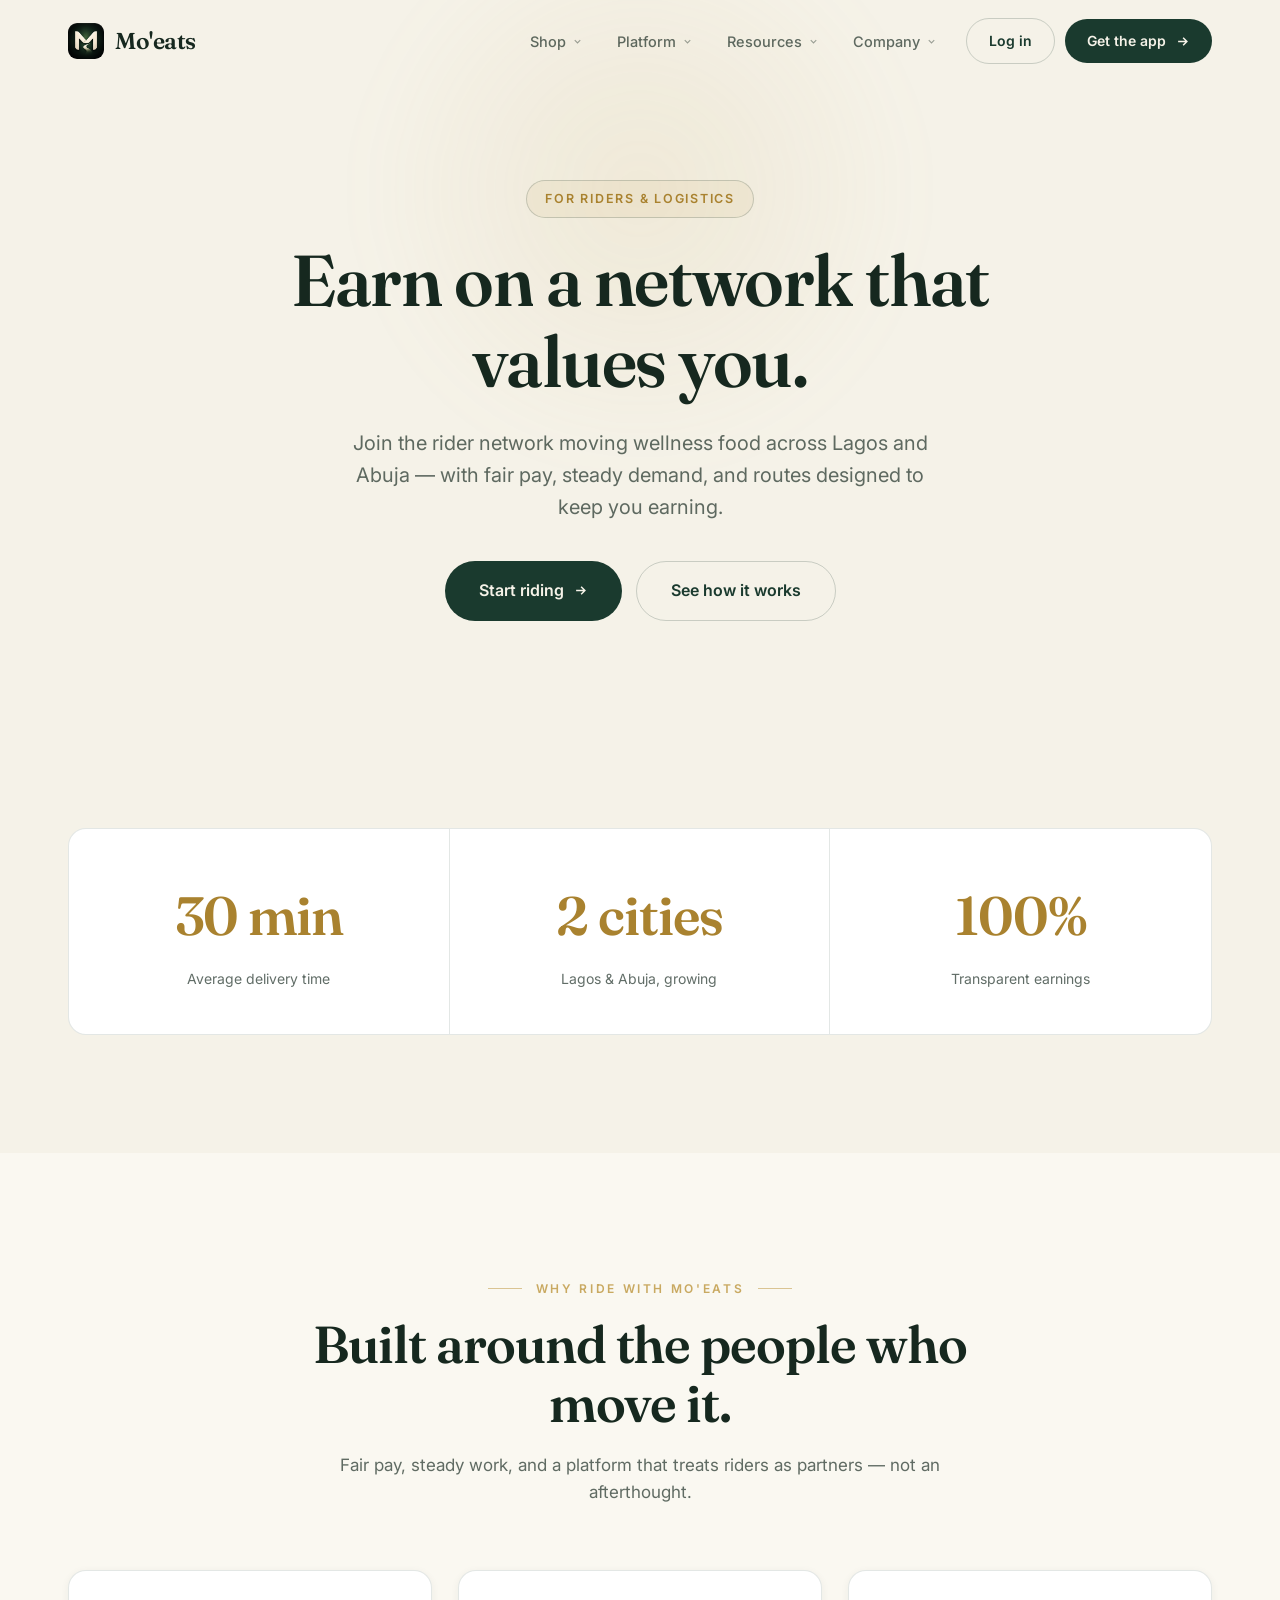
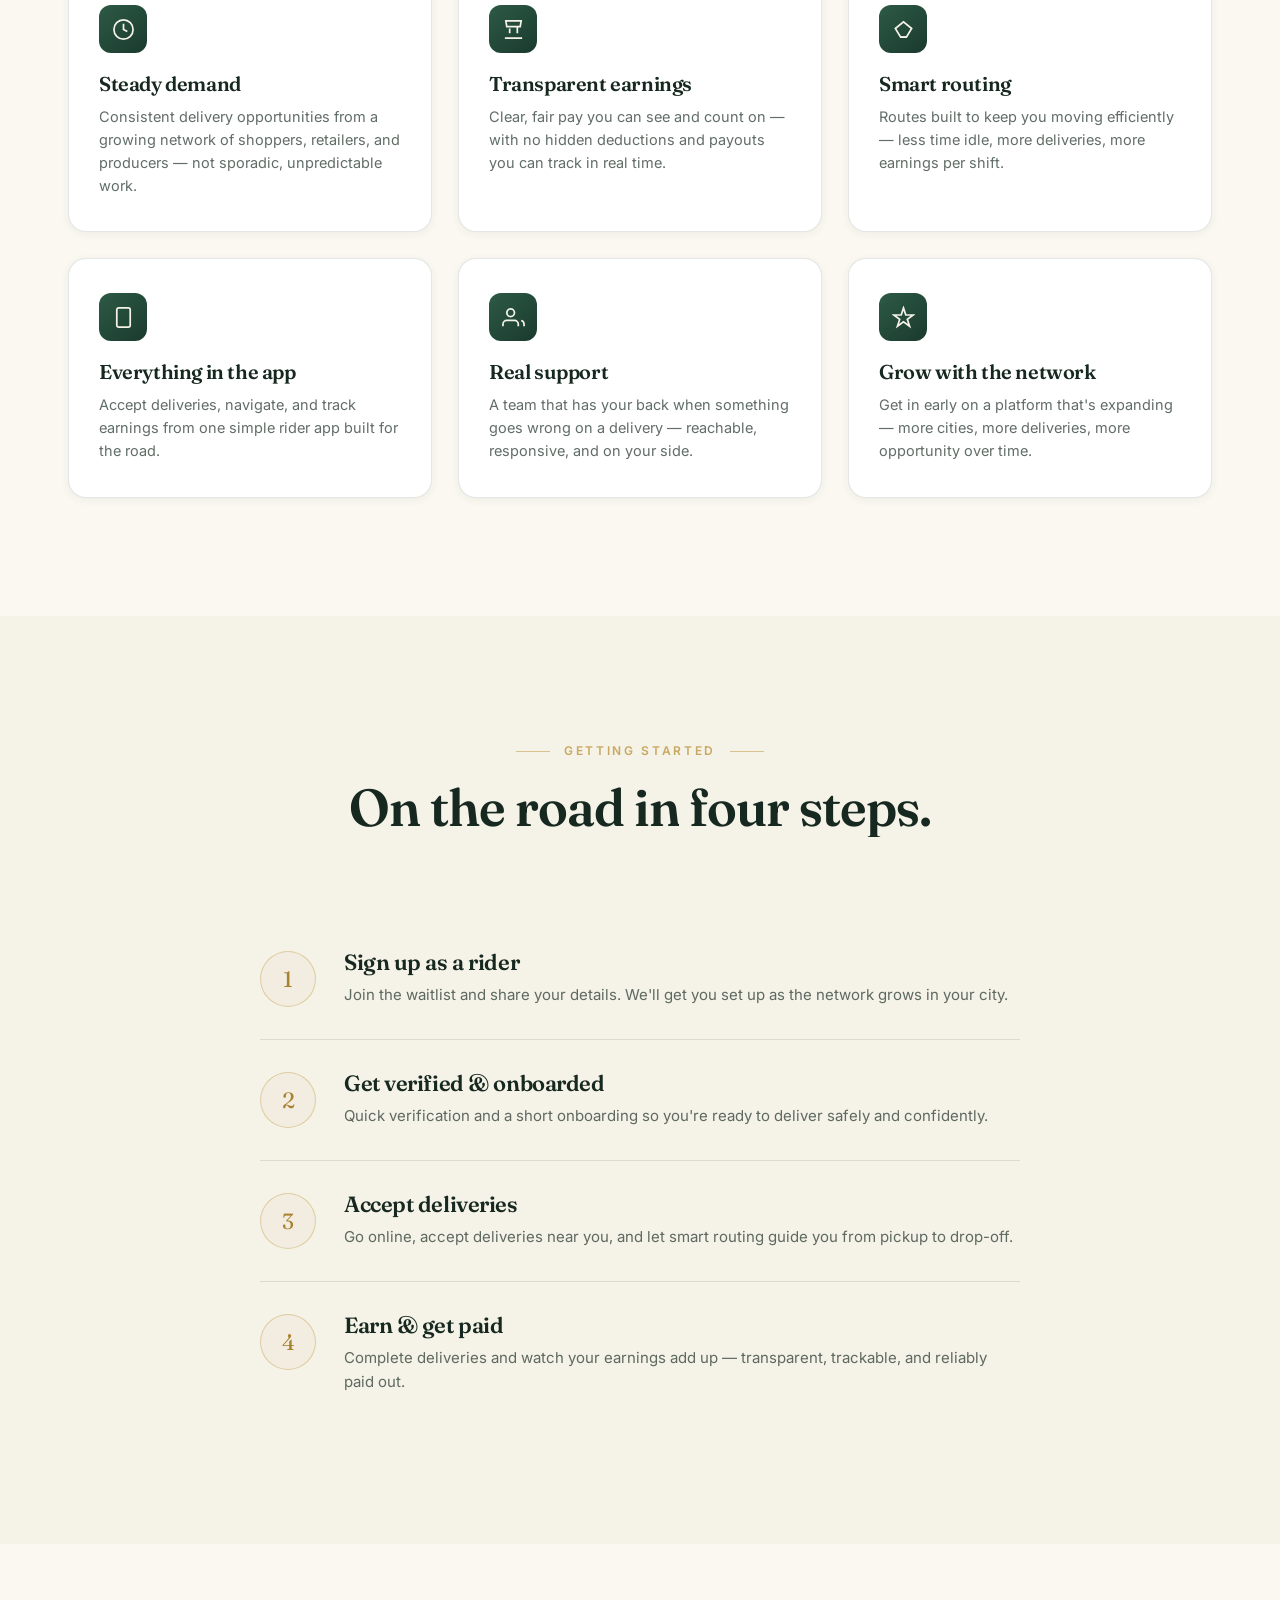
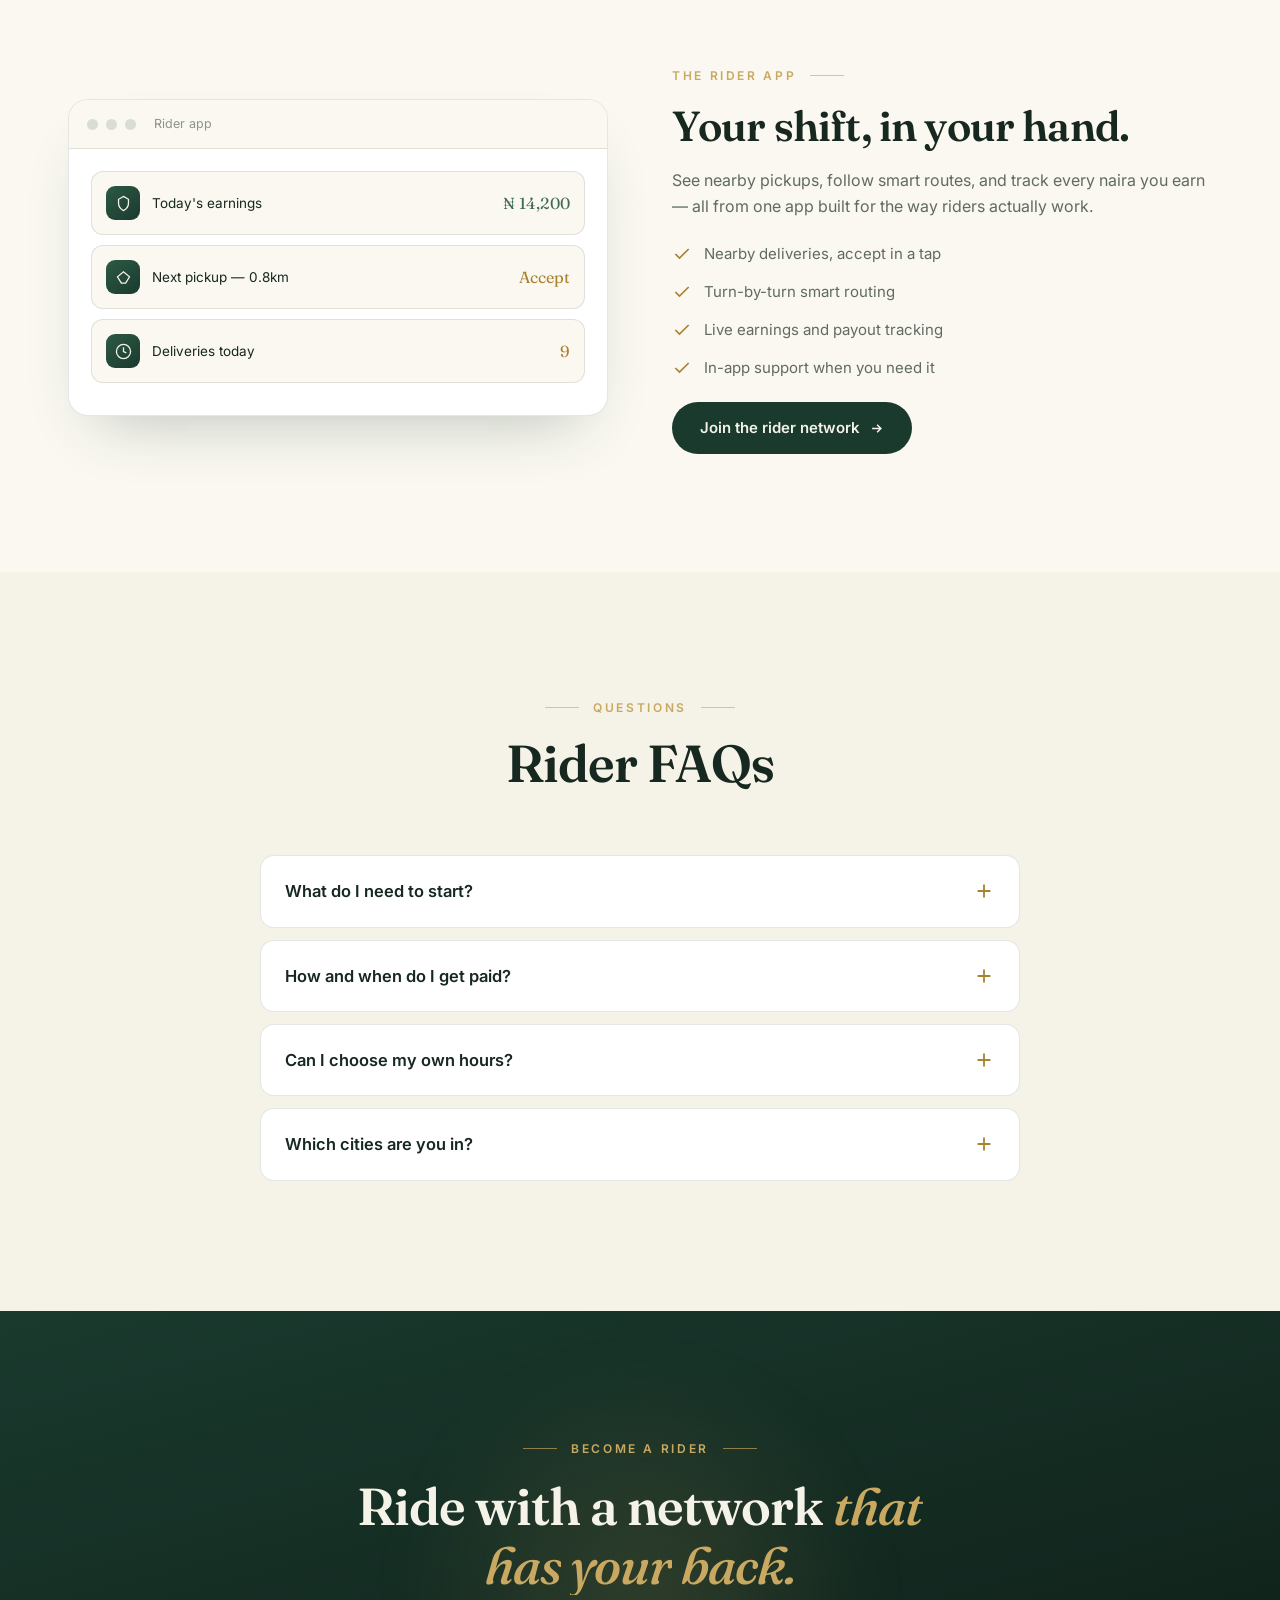
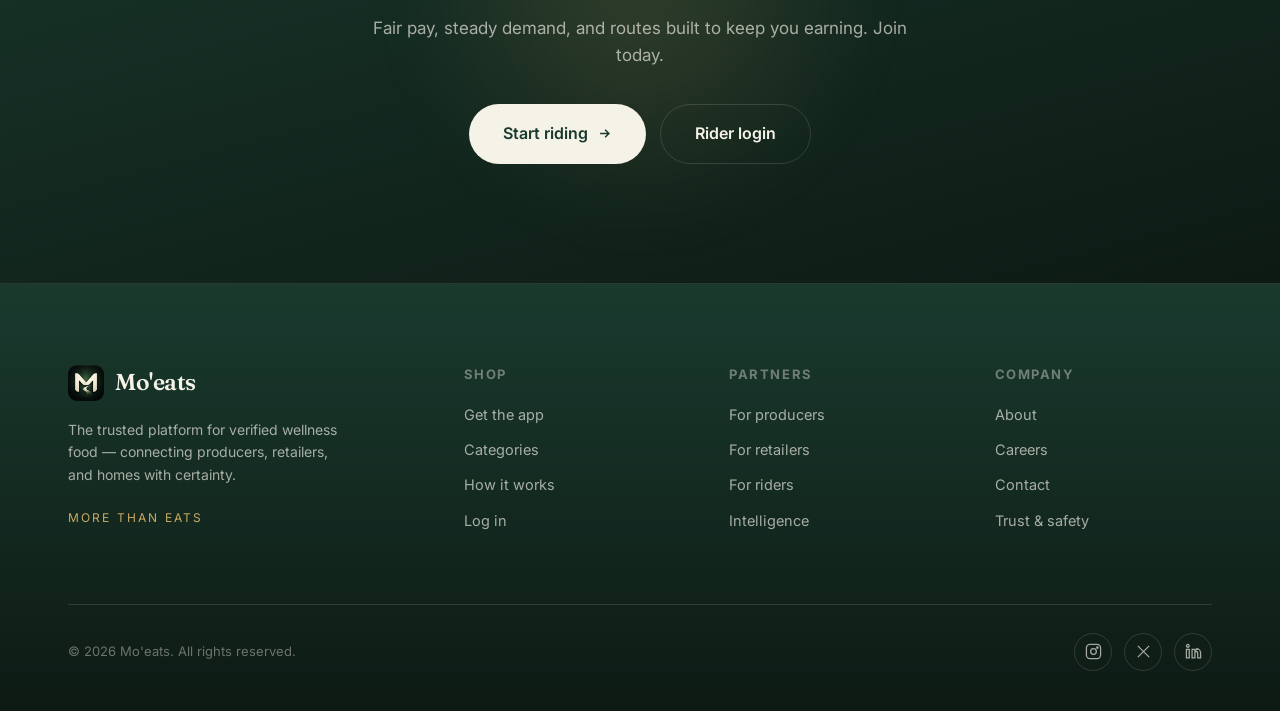
<file: riders.html>
<!DOCTYPE html>
<html lang="en">
<head>
<meta charset="UTF-8" />
<meta name="viewport" content="width=device-width, initial-scale=1.0" />
<title>For Riders — Mo'eats</title>
<meta name="description" content="Join the Mo'eats rider network. Fair pay, steady demand, and smart routing across Lagos and Abuja." />
<link rel="icon" type="image/png" href="assets/img/favicon.png" />
<link rel="preconnect" href="https://fonts.googleapis.com" />
<link rel="preconnect" href="https://fonts.gstatic.com" crossorigin />
<link href="https://fonts.googleapis.com/css2?family=Fraunces:opsz,wght@9..144,400;9..144,500;9..144,600;9..144,700&family=Inter:wght@400;500;600;700&display=swap" rel="stylesheet" />
<link rel="stylesheet" href="assets/css/base.css" />
<link rel="stylesheet" href="assets/css/interior.css" />
</head>
<body>
<!-- ============ NAV ============ -->
<header class="site-nav" id="hdr">
  <div class="wrap nav">
    <a href="index.html" class="logo"><img class="mark" src="assets/img/moeats-logo-sm.png" alt="Mo'eats" /> Mo'eats</a>
    <nav class="nav-links" id="navlinks">
      <div class="has-mega">
        <button class="navlink trigger" aria-haspopup="true">Shop
          <svg class="caret" viewBox="0 0 24 24" fill="none" stroke="currentColor" stroke-width="2.4"><path d="M6 9l6 6 6-6"/></svg>
        </button>
        <div class="mega">
          <div class="mega-inner mega-feat">
            <div>
              <div class="mega-col-label">Browse categories</div>
              <div class="mega-chips">
                <a class="mega-chip" href="#">Superfoods</a>
                <a class="mega-chip" href="#">Herbal Teas</a>
                <a class="mega-chip" href="#">Moringa &amp; Greens</a>
                <a class="mega-chip" href="#">Cold-Pressed Oils</a>
                <a class="mega-chip" href="#">Tiger Nut &amp; Dates</a>
                <a class="mega-chip" href="#">Smoothies</a>
                <a class="mega-chip" href="#">Fruit Bowls</a>
                <a class="mega-chip" href="#">Matcha</a>
                <a class="mega-chip" href="#">Natural Honey</a>
                <a class="mega-chip" href="#">Dried Fruits</a>
              </div>
              <a class="mega-item" href="index.html#how">
                <span class="mi-ic"><svg viewBox="0 0 24 24" fill="none" stroke-width="1.8"><path d="M9 11l3 3L22 4"/><path d="M21 12v7a2 2 0 01-2 2H5a2 2 0 01-2-2V5a2 2 0 012-2h11"/></svg></span>
                <span><span class="mi-t">How ordering works</span><span class="mi-d">From verified shelf to your door in three simple steps.</span></span>
              </a>
            </div>
            <a class="mega-promo" href="index.html#download">
              <div class="pk">Get the app</div>
              <h4>Your wellness shelf, in your pocket</h4>
              <p>Order trusted wellness food and track it to your door.</p>
              <span class="pl">Download now <svg width="14" height="14" viewBox="0 0 24 24" fill="none" stroke="currentColor" stroke-width="2.4"><path d="M5 12h14M13 6l6 6-6 6"/></svg></span>
            </a>
          </div>
        </div>
      </div>
      <div class="has-mega">
        <button class="navlink trigger" aria-haspopup="true">Platform
          <svg class="caret" viewBox="0 0 24 24" fill="none" stroke="currentColor" stroke-width="2.4"><path d="M6 9l6 6 6-6"/></svg>
        </button>
        <div class="mega">
          <div class="mega-inner mega-3">
            <a class="mega-item brass" href="processors.html">
              <span class="mi-ic"><svg viewBox="0 0 24 24" fill="none" stroke-width="1.8"><path d="M3 21h18M5 21V7l7-4 7 4v14M9 9h.01M9 13h.01M9 17h.01M15 9h.01M15 13h.01M15 17h.01"/></svg></span>
              <span><span class="mi-t">For Producers</span><span class="mi-d">List verified products and reach retailers and homes nationwide.</span></span>
            </a>
            <a class="mega-item brass" href="retailers.html">
              <span class="mi-ic"><svg viewBox="0 0 24 24" fill="none" stroke-width="1.8"><path d="M3 9l1-5h16l1 5M4 9v11a1 1 0 001 1h14a1 1 0 001-1V9M3 9h18M9 21v-6h6v6"/></svg></span>
              <span><span class="mi-t">For Retailers</span><span class="mi-d">Restock verified wellness stock from one reliable source.</span></span>
            </a>
            <a class="mega-item brass" href="riders.html">
              <span class="mi-ic"><svg viewBox="0 0 24 24" fill="none" stroke-width="1.8"><circle cx="5.5" cy="17.5" r="3.5"/><circle cx="18.5" cy="17.5" r="3.5"/><path d="M15 17.5h-5l-2-9H5m5 9 3-9h4l2 4"/></svg></span>
              <span><span class="mi-t">For Riders</span><span class="mi-d">Earn on a network with fair pay and steady demand.</span></span>
            </a>
          </div>
          <div class="mega-inner mega-2" style="margin-top:8px;">
            <a class="mega-item" href="about.html#intelligence">
              <span class="mi-ic"><svg viewBox="0 0 24 24" fill="none" stroke-width="1.8"><path d="M3 3v18h18"/><path d="M18 9l-5 5-3-3-4 4"/></svg></span>
              <span><span class="mi-t">The Intelligence Layer</span><span class="mi-d">How every order makes the whole platform smarter.</span></span>
            </a>
            <a class="mega-item" href="about.html">
              <span class="mi-ic"><svg viewBox="0 0 24 24" fill="none" stroke-width="1.8"><path d="M12 22s8-4 8-10V5l-8-3-8 3v7c0 6 8 10 8 10z"/><path d="M9 12l2 2 4-4"/></svg></span>
              <span><span class="mi-t">Trust &amp; Verification</span><span class="mi-d">What "verified" means on every Mo'eats product.</span></span>
            </a>
          </div>
        </div>
      </div>
      <div class="has-mega">
        <button class="navlink trigger" aria-haspopup="true">Resources
          <svg class="caret" viewBox="0 0 24 24" fill="none" stroke="currentColor" stroke-width="2.4"><path d="M6 9l6 6 6-6"/></svg>
        </button>
        <div class="mega">
          <div class="mega-inner mega-2">
            <a class="mega-item" href="index.html#how"><span class="mi-ic"><svg viewBox="0 0 24 24" fill="none" stroke-width="1.8"><circle cx="12" cy="12" r="10"/><path d="M12 16v-4M12 8h.01"/></svg></span><span><span class="mi-t">How it works</span><span class="mi-d">The full journey from producer to your door.</span></span></a>
            <a class="mega-item" href="#"><span class="mi-ic"><svg viewBox="0 0 24 24" fill="none" stroke-width="1.8"><path d="M18 13v6a2 2 0 01-2 2H5a2 2 0 01-2-2V8a2 2 0 012-2h6"/><path d="M15 3h6v6M10 14L21 3"/></svg></span><span><span class="mi-t">Help centre</span><span class="mi-d">Answers for shoppers, partners, and riders.</span></span></a>
            <a class="mega-item" href="about.html#intelligence"><span class="mi-ic"><svg viewBox="0 0 24 24" fill="none" stroke-width="1.8"><path d="M3 3v18h18"/><path d="M7 14l4-4 3 3 5-6"/></svg></span><span><span class="mi-t">Insights &amp; demand data</span><span class="mi-d">What Nigeria is actually eating well.</span></span></a>
            <a class="mega-item" href="about.html"><span class="mi-ic"><svg viewBox="0 0 24 24" fill="none" stroke-width="1.8"><path d="M4 19.5A2.5 2.5 0 016.5 17H20"/><path d="M6.5 2H20v20H6.5A2.5 2.5 0 014 19.5v-15A2.5 2.5 0 016.5 2z"/></svg></span><span><span class="mi-t">Stories &amp; blog</span><span class="mi-d">From our producers, retailers, and riders.</span></span></a>
          </div>
        </div>
      </div>
      <div class="has-mega">
        <button class="navlink trigger" aria-haspopup="true">Company
          <svg class="caret" viewBox="0 0 24 24" fill="none" stroke="currentColor" stroke-width="2.4"><path d="M6 9l6 6 6-6"/></svg>
        </button>
        <div class="mega">
          <div class="mega-inner mega-2">
            <a class="mega-item" href="about.html"><span class="mi-ic"><svg viewBox="0 0 24 24" fill="none" stroke-width="1.8"><circle cx="12" cy="12" r="10"/><path d="M12 6v6l4 2"/></svg></span><span><span class="mi-t">About Mo'eats</span><span class="mi-d">Why we're building the rail for wellness food.</span></span></a>
            <a class="mega-item" href="about.html"><span class="mi-ic"><svg viewBox="0 0 24 24" fill="none" stroke-width="1.8"><path d="M20 7h-9M14 17H5M17 3l3 4-3 4M7 21l-3-4 3-4"/></svg></span><span><span class="mi-t">Our mission</span><span class="mi-d">Making good food trusted, traceable, and reachable.</span></span></a>
            <a class="mega-item" href="about.html"><span class="mi-ic"><svg viewBox="0 0 24 24" fill="none" stroke-width="1.8"><path d="M16 21v-2a4 4 0 00-4-4H6a4 4 0 00-4 4v2"/><circle cx="9" cy="7" r="4"/><path d="M22 21v-2a4 4 0 00-3-3.87M16 3.13a4 4 0 010 7.75"/></svg></span><span><span class="mi-t">Careers</span><span class="mi-d">Help build the future of African wellness food.</span></span></a>
            <a class="mega-item" href="login.html"><span class="mi-ic"><svg viewBox="0 0 24 24" fill="none" stroke-width="1.8"><rect x="2" y="4" width="20" height="16" rx="2"/><path d="M22 6l-10 7L2 6"/></svg></span><span><span class="mi-t">Contact</span><span class="mi-d">Talk to our team — partnerships, press, support.</span></span></a>
          </div>
        </div>
      </div>
      <div class="nav-cta">
        <a class="btn btn-outline" href="login.html">Log in</a>
        <a class="btn btn-forest" href="index.html#download">Get the app
          <svg width="15" height="15" viewBox="0 0 24 24" fill="none" stroke="currentColor" stroke-width="2.4"><path d="M5 12h14M13 6l6 6-6 6"/></svg>
        </a>
      </div>
    </nav>
    <button class="menu-toggle" id="menuToggle" aria-label="Open menu"><svg width="26" height="26" viewBox="0 0 24 24" fill="none" stroke="currentColor" stroke-width="2"><path d="M3 6h18M3 12h18M3 18h18"/></svg></button>
  </div>
</header>
<div class="scrim" id="scrim"></div>

<section class="page-hero">
  <div class="halo"></div>
  <div class="wrap inner">
    <span class="role-tag" data-reveal>For Riders &amp; Logistics</span>
    <h1 data-kinetic>Earn on a network that values you.</h1>
    <p class="lead" data-reveal data-reveal-d="2">Join the rider network moving wellness food across Lagos and Abuja — with fair pay, steady demand, and routes designed to keep you earning.</p>
    <div class="actions" data-reveal data-reveal-d="3">
      <a class="btn btn-forest btn-lg" href="login.html?role=rider" data-magnetic>Start riding <svg width="15" height="15" viewBox="0 0 24 24" fill="none" stroke="currentColor" stroke-width="2.4"><path d="M5 12h14M13 6l6 6-6 6"/></svg></a>
      <a class="btn btn-outline btn-lg" href="#how-rider">See how it works</a>
    </div>
  </div>
</section>

<section class="band band-ivory">
  <div class="wrap"><div class="statband" data-reveal>
    <div class="sc"><div class="n" data-count="30" data-suffix=" min">0</div><div class="l">Average delivery time</div></div>
    <div class="sc"><div class="n" data-count="2" data-suffix=" cities">0</div><div class="l">Lagos &amp; Abuja, growing</div></div>
    <div class="sc"><div class="n" data-count="100" data-suffix="%">0</div><div class="l">Transparent earnings</div></div>
  </div></div>
</section>

<section class="band band-cream">
  <div class="wrap">
    <div class="sec-head center" data-reveal><span class="brass-rule"><span class="eyebrow">Why ride with Mo'eats</span></span><h2 data-kinetic>Built around the people who move it.</h2><p>Fair pay, steady work, and a platform that treats riders as partners — not an afterthought.</p></div>
    <div class="vgrid">
      <div class="vcard" data-reveal><div class="vic"><svg viewBox="0 0 24 24" fill="none" stroke-width="1.8"><circle cx="12" cy="12" r="10"/><path d="M12 6v6l4 2"/></svg></div><h3>Steady demand</h3><p>Consistent delivery opportunities from a growing network of shoppers, retailers, and producers — not sporadic, unpredictable work.</p></div>
      <div class="vcard" data-reveal data-reveal-d="1"><div class="vic"><svg viewBox="0 0 24 24" fill="none" stroke-width="1.8"><path d="M16 8v8m-8-5v5M3 21h18M4 3h16l-1 6H5z"/></svg></div><h3>Transparent earnings</h3><p>Clear, fair pay you can see and count on — with no hidden deductions and payouts you can track in real time.</p></div>
      <div class="vcard" data-reveal data-reveal-d="2"><div class="vic"><svg viewBox="0 0 24 24" fill="none" stroke-width="1.8"><path d="M9 20l-5.5-9L12 4l8.5 7L15 20z"/><path d="M9 20h6"/></svg></div><h3>Smart routing</h3><p>Routes built to keep you moving efficiently — less time idle, more deliveries, more earnings per shift.</p></div>
      <div class="vcard" data-reveal><div class="vic"><svg viewBox="0 0 24 24" fill="none" stroke-width="1.8"><rect x="5" y="2" width="14" height="20" rx="2"/><path d="M12 18h.01"/></svg></div><h3>Everything in the app</h3><p>Accept deliveries, navigate, and track earnings from one simple rider app built for the road.</p></div>
      <div class="vcard" data-reveal data-reveal-d="1"><div class="vic"><svg viewBox="0 0 24 24" fill="none" stroke-width="1.8"><path d="M17 21v-2a4 4 0 00-4-4H5a4 4 0 00-4 4v2"/><circle cx="9" cy="7" r="4"/><path d="M23 21v-2a4 4 0 00-3-3.87"/></svg></div><h3>Real support</h3><p>A team that has your back when something goes wrong on a delivery — reachable, responsive, and on your side.</p></div>
      <div class="vcard" data-reveal data-reveal-d="2"><div class="vic"><svg viewBox="0 0 24 24" fill="none" stroke-width="1.8"><path d="M12 2l2.4 7.4H22l-6 4.5 2.3 7.1-6.3-4.6L5.7 21 8 14 2 9.4h7.6z"/></svg></div><h3>Grow with the network</h3><p>Get in early on a platform that's expanding — more cities, more deliveries, more opportunity over time.</p></div>
    </div>
  </div>
</section>

<section class="band band-ivory" id="how-rider">
  <div class="wrap">
    <div class="sec-head center" data-reveal><span class="brass-rule"><span class="eyebrow">Getting started</span></span><h2 data-kinetic>On the road in four steps.</h2></div>
    <div class="steps">
      <div class="step-row" data-reveal><div class="step-num">1</div><div class="step-body"><h3>Sign up as a rider</h3><p>Join the waitlist and share your details. We'll get you set up as the network grows in your city.</p></div></div>
      <div class="step-row" data-reveal><div class="step-num">2</div><div class="step-body"><h3>Get verified &amp; onboarded</h3><p>Quick verification and a short onboarding so you're ready to deliver safely and confidently.</p></div></div>
      <div class="step-row" data-reveal><div class="step-num">3</div><div class="step-body"><h3>Accept deliveries</h3><p>Go online, accept deliveries near you, and let smart routing guide you from pickup to drop-off.</p></div></div>
      <div class="step-row" data-reveal><div class="step-num">4</div><div class="step-body"><h3>Earn &amp; get paid</h3><p>Complete deliveries and watch your earnings add up — transparent, trackable, and reliably paid out.</p></div></div>
    </div>
  </div>
</section>

<section class="band band-cream">
  <div class="wrap split">
    <div class="split-visual" data-reveal>
      <div class="dash">
        <div class="dash-top"><span class="dot"></span><span class="dot"></span><span class="dot"></span><span class="dtitle">Rider app</span></div>
        <div class="dash-body">
          <div class="dash-row"><span class="dl"><span class="di"><svg viewBox="0 0 24 24" fill="none" stroke-width="1.8"><path d="M12 2l7 4v6c0 5-3.5 8-7 10-3.5-2-7-5-7-10V6z"/></svg></span>Today's earnings</span><span class="dv pos">₦ 14,200</span></div>
          <div class="dash-row"><span class="dl"><span class="di"><svg viewBox="0 0 24 24" fill="none" stroke-width="1.8"><path d="M9 20l-5.5-9L12 4l8.5 7L15 20z"/></svg></span>Next pickup — 0.8km</span><span class="dv">Accept</span></div>
          <div class="dash-row"><span class="dl"><span class="di"><svg viewBox="0 0 24 24" fill="none" stroke-width="1.8"><circle cx="12" cy="12" r="10"/><path d="M12 6v6l4 2"/></svg></span>Deliveries today</span><span class="dv">9</span></div>
        </div>
      </div>
    </div>
    <div class="split-copy" data-reveal data-reveal-d="1">
      <span class="brass-rule left"><span class="eyebrow">The rider app</span></span>
      <h2>Your shift, in your hand.</h2>
      <p>See nearby pickups, follow smart routes, and track every naira you earn — all from one app built for the way riders actually work.</p>
      <ul class="split-list"><li><svg viewBox="0 0 24 24" fill="none" stroke-width="2"><path d="M20 6L9 17l-5-5"/></svg> Nearby deliveries, accept in a tap</li><li><svg viewBox="0 0 24 24" fill="none" stroke-width="2"><path d="M20 6L9 17l-5-5"/></svg> Turn-by-turn smart routing</li><li><svg viewBox="0 0 24 24" fill="none" stroke-width="2"><path d="M20 6L9 17l-5-5"/></svg> Live earnings and payout tracking</li><li><svg viewBox="0 0 24 24" fill="none" stroke-width="2"><path d="M20 6L9 17l-5-5"/></svg> In-app support when you need it</li></ul>
      <a class="btn btn-forest" style="margin-top:8px" href="login.html?role=rider" data-magnetic>Join the rider network <svg width="15" height="15" viewBox="0 0 24 24" fill="none" stroke="currentColor" stroke-width="2.4"><path d="M5 12h14M13 6l6 6-6 6"/></svg></a>
    </div>
  </div>
</section>

<section class="band band-ivory">
  <div class="wrap">
    <div class="sec-head center" data-reveal><span class="brass-rule"><span class="eyebrow">Questions</span></span><h2>Rider FAQs</h2></div>
    <div class="faq" data-accordion>
      <div class="acc-item"><div class="acc-head">What do I need to start?<svg class="ai" viewBox="0 0 24 24" fill="none" stroke-width="2"><path d="M12 5v14M5 12h14"/></svg></div><div class="acc-panel"><p>A means of transport (bike or motorbike), a smartphone, and valid ID. Join the waitlist and we'll walk you through verification and onboarding.</p></div></div>
      <div class="acc-item"><div class="acc-head">How and when do I get paid?<svg class="ai" viewBox="0 0 24 24" fill="none" stroke-width="2"><path d="M12 5v14M5 12h14"/></svg></div><div class="acc-panel"><p>Earnings are transparent and tracked in the app in real time, with reliable payouts. You always see exactly what you've earned per delivery — no hidden deductions.</p></div></div>
      <div class="acc-item"><div class="acc-head">Can I choose my own hours?<svg class="ai" viewBox="0 0 24 24" fill="none" stroke-width="2"><path d="M12 5v14M5 12h14"/></svg></div><div class="acc-panel"><p>Yes. Go online when you want to work and offline when you don't. The network is built around flexible, steady opportunity that fits your schedule.</p></div></div>
      <div class="acc-item"><div class="acc-head">Which cities are you in?<svg class="ai" viewBox="0 0 24 24" fill="none" stroke-width="2"><path d="M12 5v14M5 12h14"/></svg></div><div class="acc-panel"><p>We're live in Lagos and Abuja and growing. Join the waitlist and we'll let you know as we expand into more areas near you.</p></div></div>
    </div>
  </div>
</section>

<section class="cta-band2"><div class="glow"></div><div class="wrap inner">
  <span class="brass-rule" data-reveal><span class="eyebrow">Become a rider</span></span>
  <h2 data-kinetic>Ride with a network <span class="accent">that has your back.</span></h2>
  <p data-reveal data-reveal-d="2">Fair pay, steady demand, and routes built to keep you earning. Join today.</p>
  <div class="actions" data-reveal data-reveal-d="3"><a class="btn btn-ivory btn-lg" href="login.html?role=rider" data-magnetic>Start riding <svg width="15" height="15" viewBox="0 0 24 24" fill="none" stroke="currentColor" stroke-width="2.4"><path d="M5 12h14M13 6l6 6-6 6"/></svg></a><a class="btn btn-ghost-light btn-lg" href="login.html">Rider login</a></div>
</div></section>

<!-- ============ FOOTER ============ -->
<footer class="site-foot">
  <div class="wrap">
    <div class="foot-grid">
      <div class="foot-brand">
        <a href="index.html" class="logo"><img class="mark" src="assets/img/moeats-logo-sm.png" alt="Mo'eats" /> Mo'eats</a>
        <p>The trusted platform for verified wellness food — connecting producers, retailers, and homes with certainty.</p>
        <div class="tagline">More than eats</div>
      </div>
      <div class="foot-col"><h5>Shop</h5><a href="index.html#download">Get the app</a><a href="index.html#categories">Categories</a><a href="index.html#how">How it works</a><a href="login.html">Log in</a></div>
      <div class="foot-col"><h5>Partners</h5><a href="processors.html">For producers</a><a href="retailers.html">For retailers</a><a href="riders.html">For riders</a><a href="about.html#intelligence">Intelligence</a></div>
      <div class="foot-col"><h5>Company</h5><a href="about.html">About</a><a href="about.html">Careers</a><a href="login.html">Contact</a><a href="about.html">Trust &amp; safety</a></div>
    </div>
    <div class="foot-bottom">
      <p>© 2026 Mo'eats. All rights reserved.</p>
      <div class="foot-social">
        <a href="#" aria-label="Instagram"><svg viewBox="0 0 24 24" fill="none" stroke="currentColor" stroke-width="1.8"><rect x="2" y="2" width="20" height="20" rx="5"/><circle cx="12" cy="12" r="4"/><circle cx="17.5" cy="6.5" r="1"/></svg></a>
        <a href="#" aria-label="X"><svg viewBox="0 0 24 24" fill="none" stroke="currentColor" stroke-width="1.8"><path d="M4 4l16 16M20 4L4 20"/></svg></a>
        <a href="#" aria-label="LinkedIn"><svg viewBox="0 0 24 24" fill="none" stroke="currentColor" stroke-width="1.8"><path d="M16 8a6 6 0 016 6v7h-4v-7a2 2 0 00-4 0v7h-4v-12h4v2a4 4 0 014-2z"/><rect x="2" y="9" width="4" height="12"/><circle cx="4" cy="4" r="2"/></svg></a>
      </div>
    </div>
  </div>
</footer>

<script src="assets/js/main.js"></script>
</body>
</html>
</file>
<file: assets/css/base.css>
/* ============================================================
   Mo'eats — Shared Design System  (LIGHT-DOMINANT)
   Ivory/cream backgrounds · Deep forest = action colour only
   ============================================================ */

:root{
  --forest:#1A3A2E; --emerald:#2D5A45; --near-black:#0D1A14; --ivory:#F5F2E8; --brass:#C9A961;
  --sage:#A8BFA8; --sand:#E8DFC8; --cream:#FAF8F1; --clay:#D4A574;
  --bg:#F5F2E8; --bg-alt:#FAF8F1; --bg-sand:#EFEAD9;
  --ink:#16281F; --ink-soft:rgba(22,40,31,0.68); --ink-faint:rgba(22,40,31,0.48);
  --line:rgba(26,58,46,0.12); --line-strong:rgba(26,58,46,0.20);
  --on-forest:#F5F2E8; --on-forest-dim:rgba(245,242,232,0.66); --on-forest-faint:rgba(245,242,232,0.40); --line-dark:rgba(245,242,232,0.14);
  --radius:18px; --radius-lg:26px; --maxw:1200px;
  --ease:cubic-bezier(0.22,1,0.36,1); --ease-out:cubic-bezier(0.16,1,0.3,1);
  --shadow-soft:0 24px 60px -30px rgba(26,58,46,0.28); --shadow-card:0 2px 8px rgba(26,58,46,0.06); --shadow-lift:0 30px 60px -30px rgba(26,58,46,0.30);
}
*{margin:0;padding:0;box-sizing:border-box;}
html{scroll-behavior:smooth;-webkit-text-size-adjust:100%;}
body{font-family:'Inter',system-ui,-apple-system,sans-serif;background:var(--bg);color:var(--ink);line-height:1.6;-webkit-font-smoothing:antialiased;overflow-x:hidden;}
h1,h2,h3,h4{font-family:'Fraunces',Georgia,serif;font-weight:600;line-height:1.08;letter-spacing:-0.02em;color:var(--ink);}
a{color:inherit;text-decoration:none;}
img{max-width:100%;display:block;}
.wrap{max-width:var(--maxw);margin:0 auto;padding:0 28px;}
.eyebrow{font-family:'Inter';font-size:12px;font-weight:600;letter-spacing:0.22em;text-transform:uppercase;color:var(--brass);}
.brass-rule{display:inline-flex;align-items:center;gap:14px;color:var(--brass);}
.brass-rule::before,.brass-rule::after{content:"";height:1px;width:34px;background:var(--brass);opacity:0.65;}
.brass-rule.left::before{display:none;}

/* buttons — forest = action colour */
.btn{display:inline-flex;align-items:center;gap:9px;font-family:'Inter';font-weight:600;font-size:15px;padding:14px 28px;border-radius:100px;cursor:pointer;border:none;white-space:nowrap;position:relative;transition:transform .45s var(--ease),background .35s,box-shadow .45s,color .3s,border-color .3s;will-change:transform;}
.btn-primary,.btn-forest{background:var(--forest);color:var(--ivory);}
.btn-primary:hover,.btn-forest:hover{background:var(--emerald);transform:translateY(-2px);box-shadow:0 16px 34px -12px rgba(26,58,46,0.55);}
.btn-outline{background:transparent;color:var(--forest);border:1.5px solid var(--line-strong);}
.btn-outline:hover{border-color:var(--forest);background:rgba(26,58,46,0.04);transform:translateY(-2px);}
.btn-ivory{background:var(--ivory);color:var(--forest);}
.btn-ivory:hover{background:#fff;transform:translateY(-2px);box-shadow:0 16px 34px -12px rgba(0,0,0,0.4);}
.btn-ghost-light{background:transparent;color:var(--ivory);border:1.5px solid var(--line-dark);}
.btn-ghost-light:hover{border-color:var(--ivory);transform:translateY(-2px);}
.btn-lg{padding:16px 34px;font-size:16px;}
.btn svg{transition:transform .45s var(--ease);}
.btn:hover svg{transform:translateX(4px);}
.btn:active{transform:translateY(0) scale(0.98);}

/* nav (light) */
header.site-nav{position:fixed;top:0;left:0;right:0;z-index:100;padding:18px 0;border-bottom:1px solid transparent;transition:background .5s var(--ease),backdrop-filter .5s,border-color .5s,padding .4s,box-shadow .5s;}
header.site-nav.scrolled{background:rgba(245,242,232,0.82);backdrop-filter:blur(18px) saturate(140%);border-bottom-color:var(--line);padding:11px 0;box-shadow:0 4px 24px -16px rgba(26,58,46,0.3);}
.nav{display:flex;align-items:center;justify-content:space-between;}
.logo{display:flex;align-items:center;gap:11px;font-family:'Fraunces';font-weight:600;font-size:23px;letter-spacing:-0.02em;color:var(--ink);}
.logo .mark{width:36px;height:36px;flex-shrink:0;border-radius:9px;}
.nav-links{display:flex;align-items:center;gap:4px;}
.nav-links a.navlink,.navlink.trigger{font-size:14.5px;font-weight:500;color:var(--ink-soft);padding:9px 15px;border-radius:100px;transition:color .3s,background .3s;}
.nav-links a.navlink:hover,.nav-links a.navlink.active{color:var(--ink);background:rgba(26,58,46,0.06);}
.nav-cta{display:flex;align-items:center;gap:10px;margin-left:10px;}
.nav-cta .btn{padding:11px 22px;font-size:14px;}
.menu-toggle{display:none;background:none;border:none;color:var(--ink);cursor:pointer;padding:8px;}
.scrim{position:fixed;inset:0;background:rgba(13,26,20,0.4);z-index:80;opacity:0;pointer-events:none;transition:opacity .4s;backdrop-filter:blur(2px);}
.scrim.show{opacity:1;pointer-events:auto;}

/* mega menu (light) */
.has-mega{position:relative;}
.navlink.trigger{display:inline-flex;align-items:center;gap:6px;background:none;border:none;cursor:pointer;font-family:'Inter';}
.navlink.trigger .caret{width:11px;height:11px;transition:transform .35s var(--ease);opacity:.6;}
.has-mega.open .navlink.trigger .caret{transform:rotate(180deg);}
.has-mega.open .navlink.trigger{color:var(--ink);background:rgba(26,58,46,0.06);}
.mega{position:fixed;left:50%;top:70px;transform:translateX(-50%) translateY(10px);width:min(920px,calc(100vw - 40px));background:rgba(255,253,248,0.97);backdrop-filter:blur(24px) saturate(150%);border:1px solid var(--line);border-radius:22px;padding:12px;box-shadow:0 40px 90px -40px rgba(26,58,46,0.45);opacity:0;visibility:hidden;pointer-events:none;z-index:120;transition:opacity .34s var(--ease),transform .34s var(--ease),visibility .34s;}
.site-nav.scrolled .mega{top:58px;}
.has-mega.open .mega{opacity:1;visibility:visible;pointer-events:auto;transform:translateX(-50%) translateY(0);}
.mega-inner{display:grid;gap:8px;}
.mega-2{grid-template-columns:1fr 1fr;} .mega-3{grid-template-columns:1fr 1fr 1fr;} .mega-feat{grid-template-columns:1.4fr 1fr;}
.mega-item{display:flex;gap:14px;padding:16px;border-radius:14px;transition:background .3s;align-items:flex-start;}
.mega-item:hover{background:rgba(26,58,46,0.05);}
.mega-item .mi-ic{width:42px;height:42px;flex-shrink:0;border-radius:11px;display:flex;align-items:center;justify-content:center;background:linear-gradient(140deg,var(--emerald),var(--forest));}
.mega-item .mi-ic svg{width:21px;height:21px;stroke:var(--ivory);}
.mega-item.brass .mi-ic{background:rgba(201,169,97,0.16);}
.mega-item.brass .mi-ic svg{stroke:#a9822f;}
.mega-item .mi-t{font-size:15px;font-weight:600;color:var(--ink);display:flex;align-items:center;gap:8px;margin-bottom:3px;}
.mega-item .mi-d{font-size:13px;color:var(--ink-soft);line-height:1.45;}
.mega-col-label{font-size:11px;letter-spacing:0.16em;text-transform:uppercase;color:var(--ink-faint);padding:12px 16px 6px;}
.mega-promo{border-radius:16px;padding:22px;background:radial-gradient(circle at 30% 0%,rgba(45,90,69,0.9),transparent 70%),linear-gradient(160deg,var(--forest),var(--near-black));display:flex;flex-direction:column;justify-content:flex-end;min-height:190px;position:relative;overflow:hidden;}
.mega-promo .pk{font-size:11px;letter-spacing:0.14em;text-transform:uppercase;color:var(--brass);margin-bottom:8px;}
.mega-promo h4{font-family:'Fraunces';font-size:20px;margin-bottom:8px;color:var(--ivory);}
.mega-promo p{font-size:13px;color:var(--on-forest-dim);line-height:1.5;margin-bottom:14px;}
.mega-promo .pl{font-size:13px;font-weight:600;color:var(--brass);display:inline-flex;align-items:center;gap:7px;}
.mega-chips{display:flex;flex-wrap:wrap;gap:8px;padding:8px;}
.mega-chip{font-size:13px;color:var(--ink-soft);padding:9px 15px;border-radius:100px;border:1px solid var(--line);transition:border-color .3s,color .3s,background .3s;}
.mega-chip:hover{border-color:var(--brass);color:var(--ink);background:rgba(201,169,97,0.1);}

/* reveals + kinetic */
[data-reveal]{opacity:0;transform:translateY(30px);transition:opacity 1s var(--ease-out),transform 1s var(--ease-out);}
[data-reveal].in{opacity:1;transform:none;}
[data-reveal-d="1"]{transition-delay:.09s;} [data-reveal-d="2"]{transition-delay:.18s;} [data-reveal-d="3"]{transition-delay:.27s;} [data-reveal-d="4"]{transition-delay:.36s;} [data-reveal-d="5"]{transition-delay:.45s;}
.kinetic{display:inline-block;}
.kinetic .word{display:inline-block;overflow:hidden;vertical-align:top;padding-bottom:0.05em;}
.kinetic .word > span{display:inline-block;transform:translateY(110%);transition:transform .9s var(--ease-out);}
.kinetic.in .word > span{transform:translateY(0);}
.kinetic .word:nth-child(1) > span{transition-delay:.05s;} .kinetic .word:nth-child(2) > span{transition-delay:.12s;} .kinetic .word:nth-child(3) > span{transition-delay:.19s;} .kinetic .word:nth-child(4) > span{transition-delay:.26s;} .kinetic .word:nth-child(5) > span{transition-delay:.33s;} .kinetic .word:nth-child(6) > span{transition-delay:.40s;} .kinetic .word:nth-child(7) > span{transition-delay:.47s;} .kinetic .word:nth-child(8) > span{transition-delay:.54s;}
@media(prefers-reduced-motion:reduce){[data-reveal]{opacity:1;transform:none;transition:none;} .kinetic .word > span{transform:none;transition:none;} *{animation:none!important;scroll-behavior:auto!important;}}

/* sections */
.band{padding:118px 0;position:relative;}
.band-ivory{background:var(--bg);} .band-cream{background:var(--bg-alt);} .band-sand{background:var(--bg-sand);}
.band-forest{background:linear-gradient(165deg,var(--forest),var(--near-black));color:var(--on-forest);position:relative;overflow:hidden;}
.band-forest h1,.band-forest h2,.band-forest h3,.band-forest h4{color:var(--ivory);}
.sec-head{max-width:660px;margin-bottom:64px;}
.sec-head.center{margin-left:auto;margin-right:auto;text-align:center;}
.sec-head h2{font-size:clamp(32px,4.4vw,52px);margin:18px 0 18px;}
.sec-head p{font-size:17px;color:var(--ink-soft);line-height:1.6;}
.band-forest .sec-head p{color:var(--on-forest-dim);}

/* pathway signature */
.pathway-track{position:absolute;left:50%;top:0;transform:translateX(-50%);width:2px;height:100%;z-index:0;pointer-events:none;}
.pathway-track .rail{position:absolute;inset:0;width:100%;background:linear-gradient(180deg,transparent,var(--line-strong) 8%,var(--line-strong) 92%,transparent);}
.pathway-track .fill{position:absolute;top:0;left:0;width:100%;height:0;background:linear-gradient(180deg,var(--brass),var(--emerald));border-radius:2px;box-shadow:0 0 12px rgba(201,169,97,0.5);}
.pathway-track .node{position:absolute;left:50%;transform:translate(-50%,-50%);width:11px;height:11px;border-radius:50%;background:var(--bg);border:2px solid var(--line-strong);transition:border-color .4s,background .4s,box-shadow .4s;}
.pathway-track .node.lit{border-color:var(--brass);background:var(--brass);box-shadow:0 0 0 5px rgba(201,169,97,0.18);}

/* interior hero */
.page-hero{position:relative;padding:180px 0 90px;overflow:hidden;text-align:center;background:var(--bg);}
.page-hero.forest{background:linear-gradient(165deg,var(--forest),var(--near-black));}
.page-hero.forest h1,.page-hero.forest .lead{color:var(--ivory);}
.page-hero.forest .lead{color:var(--on-forest-dim);}
.page-hero .halo{position:absolute;top:-10%;left:50%;transform:translateX(-50%);width:720px;height:520px;border-radius:50%;z-index:0;background:radial-gradient(circle,rgba(201,169,97,0.12),transparent 62%);filter:blur(30px);}
.page-hero.forest .halo{background:radial-gradient(circle,rgba(45,90,69,0.6),transparent 60%);}
.page-hero .inner{position:relative;z-index:2;max-width:760px;margin:0 auto;}
.page-hero h1{font-size:clamp(40px,6vw,72px);margin:24px 0 22px;}
.page-hero h1 .accent{font-style:italic;font-weight:500;color:var(--brass);}
.page-hero p.lead{font-size:clamp(17px,2.2vw,20px);color:var(--ink-soft);max-width:580px;margin:0 auto 38px;}
.page-hero .actions{display:flex;gap:14px;justify-content:center;flex-wrap:wrap;}

/* footer (forest anchor) */
footer.site-foot{background:linear-gradient(180deg,var(--forest),var(--near-black));border-top:1px solid var(--line-dark);padding:80px 0 40px;color:var(--on-forest);}
.foot-grid{display:grid;grid-template-columns:1.6fr 1fr 1fr 1fr;gap:48px;margin-bottom:60px;}
.foot-brand .logo{margin-bottom:18px;color:var(--ivory);}
.foot-brand p{font-size:14px;color:var(--on-forest-dim);max-width:280px;line-height:1.6;margin-bottom:22px;}
.foot-brand .tagline{font-size:12px;letter-spacing:0.18em;text-transform:uppercase;color:var(--brass);}
.foot-col h5{font-size:13px;letter-spacing:0.12em;text-transform:uppercase;color:var(--on-forest-faint);margin-bottom:18px;}
.foot-col a{display:block;font-size:14.5px;color:var(--on-forest-dim);margin-bottom:12px;transition:color .3s,transform .3s;}
.foot-col a:hover{color:var(--brass);transform:translateX(3px);}
.foot-bottom{display:flex;justify-content:space-between;align-items:center;border-top:1px solid var(--line-dark);padding-top:28px;flex-wrap:wrap;gap:16px;}
.foot-bottom p{font-size:13px;color:var(--on-forest-faint);}
.foot-social{display:flex;gap:12px;}
.foot-social a{width:38px;height:38px;border:1px solid var(--line-dark);border-radius:50%;display:flex;align-items:center;justify-content:center;transition:border-color .3s,transform .3s;}
.foot-social a:hover{border-color:var(--brass);transform:translateY(-2px);}
.foot-social a svg{width:17px;height:17px;stroke:var(--on-forest-dim);}

/* responsive */
@media(max-width:960px){
  .nav-links{position:fixed;top:0;right:0;bottom:0;width:86%;max-width:380px;background:rgba(250,248,241,0.99);backdrop-filter:blur(20px);flex-direction:column;align-items:stretch;justify-content:flex-start;padding:92px 22px 40px;gap:2px;transform:translateX(100%);transition:transform .5s var(--ease);border-left:1px solid var(--line);z-index:90;overflow-y:auto;}
  .nav-links.open{transform:translateX(0);}
  .nav-links a.navlink{width:100%;font-size:16px;padding:14px 16px;}
  .menu-toggle{display:block;z-index:95;}
  .has-mega{width:100%;}
  .navlink.trigger{width:100%;justify-content:space-between;font-size:16px;padding:14px 16px;color:var(--ink);border-radius:10px;}
  .mega{position:static;transform:none;width:100%;background:transparent;backdrop-filter:none;border:none;box-shadow:none;padding:0 0 0 8px;opacity:1;visibility:visible;pointer-events:auto;max-height:0;overflow:hidden;transition:max-height .45s var(--ease);}
  .has-mega.open .mega{transform:none;max-height:1600px;}
  .mega-inner,.mega-2,.mega-3,.mega-feat{grid-template-columns:1fr;gap:2px;}
  .mega-item{padding:12px 14px;gap:12px;} .mega-item .mi-ic{width:36px;height:36px;}
  .mega-promo{display:none;} .mega-chips{padding:8px 14px;}
  .nav-cta{flex-direction:column;width:100%;align-items:stretch;margin-left:0;margin-top:18px;padding-top:18px;border-top:1px solid var(--line);}
  .nav-cta .btn{justify-content:center;width:100%;}
  .foot-grid{grid-template-columns:1fr 1fr;gap:36px;}
  .band{padding:80px 0;} .page-hero{padding:140px 0 70px;}
  .pathway-track{display:none;}
}
@media(max-width:560px){.foot-grid{grid-template-columns:1fr;}}
:focus-visible{outline:2px solid var(--forest);outline-offset:3px;border-radius:4px;}
.band-forest :focus-visible,footer :focus-visible{outline-color:var(--brass);}
</file>
<file: assets/css/home.css>
/* ============ HOME PAGE (light-dominant) ============ */

/* HERO — light ivory base with a forest "stage" panel behind the phone/visual.
   Mixture of light + forest: light hero canvas, forest accent block. */
.hero{position:relative;min-height:100vh;display:flex;align-items:center;padding:150px 0 90px;overflow:hidden;background:var(--bg);}
.hero-halo{position:absolute;top:-6%;left:50%;transform:translateX(-50%);width:820px;height:620px;border-radius:50%;z-index:0;background:radial-gradient(circle,rgba(201,169,97,0.14),rgba(168,191,168,0.10) 40%,transparent 66%);filter:blur(24px);}
.hero-grain{position:absolute;inset:0;z-index:1;opacity:0.03;pointer-events:none;background-image:url("data:image/svg+xml,%3Csvg viewBox='0 0 200 200' xmlns='http://www.w3.org/2000/svg'%3E%3Cfilter id='n'%3E%3CfeTurbulence type='fractalNoise' baseFrequency='0.9' numOctaves='3'/%3E%3C/filter%3E%3Crect width='100%25' height='100%25' filter='url(%23n)'/%3E%3C/svg%3E");}
.hero-inner{position:relative;z-index:2;display:grid;grid-template-columns:1.05fr 0.95fr;gap:56px;align-items:center;width:100%;}
.hero-copy{max-width:600px;}
.hero-badge{display:inline-flex;align-items:center;gap:9px;padding:8px 16px 8px 10px;border:1px solid var(--line-strong);border-radius:100px;font-size:13px;color:var(--ink-soft);margin-bottom:30px;background:rgba(255,255,255,0.5);}
.hero-badge .dot{width:7px;height:7px;border-radius:50%;background:var(--brass);box-shadow:0 0 0 4px rgba(201,169,97,0.2);}
.hero h1{font-size:clamp(42px,5.6vw,74px);margin-bottom:24px;line-height:1.05;}
.hero h1 .accent{font-style:italic;font-weight:500;color:var(--forest);}
.hero p.lead{font-size:clamp(17px,1.5vw,20px);color:var(--ink-soft);max-width:500px;margin:0 0 36px;line-height:1.55;}
.hero-actions{display:flex;gap:14px;flex-wrap:wrap;margin-bottom:44px;}
.hero-stats{display:flex;gap:0;flex-wrap:wrap;border-top:1px solid var(--line);padding-top:28px;max-width:520px;}
.hero-stat{padding-right:34px;margin-right:34px;position:relative;}
.hero-stat:not(:last-child)::after{content:"";position:absolute;right:0;top:4px;bottom:4px;width:1px;background:var(--line);}
.hero-stat .num{font-family:'Fraunces';font-size:32px;font-weight:600;color:var(--forest);display:block;letter-spacing:-0.02em;}
.hero-stat .lbl{font-size:12.5px;color:var(--ink-faint);margin-top:4px;}

/* hero visual: forest stage with phone */
.hero-stage{position:relative;display:flex;justify-content:center;align-items:center;}
.hero-forest-panel{position:absolute;width:118%;height:118%;border-radius:36px;background:radial-gradient(circle at 50% 30%,rgba(45,90,69,0.9),transparent 62%),linear-gradient(160deg,var(--forest),var(--near-black));box-shadow:var(--shadow-lift);overflow:hidden;}
.hero-forest-panel::after{content:"";position:absolute;inset:0;opacity:0.5;background:radial-gradient(circle at 70% 80%,rgba(201,169,97,0.12),transparent 50%);}
.hero-forest-panel .fp-logo{position:absolute;bottom:22px;left:24px;display:flex;align-items:center;gap:8px;font-family:'Fraunces';font-weight:600;color:var(--ivory);font-size:15px;opacity:0.9;}
.hero-forest-panel .fp-logo img{width:26px;height:26px;border-radius:6px;}
.hero-forest-panel .fp-tag{position:absolute;top:22px;right:24px;font-size:10px;letter-spacing:0.16em;text-transform:uppercase;color:var(--brass);}

/* phone reused */
.phone{position:relative;z-index:2;width:270px;border-radius:40px;padding:10px;background:linear-gradient(160deg,#24403360,#0d1a1490);box-shadow:0 40px 80px -30px rgba(0,0,0,0.5),inset 0 0 0 1px rgba(245,242,232,0.12);backdrop-filter:blur(2px);}
.phone-screen{border-radius:31px;overflow:hidden;background:var(--near-black);height:560px;position:relative;}
.notch{position:absolute;top:0;left:50%;transform:translateX(-50%);width:112px;height:24px;background:#0d1a14;border-radius:0 0 15px 15px;z-index:5;}
.ps-top{padding:40px 18px 12px;}
.ps-greet{font-size:11px;color:var(--on-forest-faint);}
.ps-name{font-family:'Fraunces';font-size:19px;font-weight:600;margin-top:2px;color:var(--ivory);}
.ps-search{margin:14px 18px 0;background:rgba(245,242,232,0.06);border:1px solid var(--line-dark);border-radius:11px;padding:10px 13px;font-size:12px;color:var(--on-forest-faint);display:flex;align-items:center;gap:8px;}
.ps-sec{padding:18px 18px 0;display:flex;justify-content:space-between;align-items:center;}
.ps-sec h5{font-size:13px;font-family:'Inter';font-weight:600;color:var(--ivory);}
.ps-sec span{font-size:11px;color:var(--brass);}
.ps-cats{display:flex;gap:9px;padding:12px 18px 0;}
.ps-cat{flex:1;text-align:center;}
.ps-cat .cic{height:48px;border-radius:13px;background:linear-gradient(150deg,rgba(45,90,69,0.5),rgba(26,58,46,0.3));border:1px solid var(--line-dark);display:flex;align-items:center;justify-content:center;margin-bottom:5px;}
.ps-cat .cic svg{width:20px;height:20px;stroke:var(--ivory);opacity:.85;}
.ps-cat .cl{font-size:9px;color:var(--on-forest-dim);}
.ps-card{margin:14px 18px 0;border-radius:15px;overflow:hidden;background:linear-gradient(150deg,var(--emerald),var(--forest));padding:16px;position:relative;}
.ps-card h6{font-family:'Fraunces';font-size:14px;margin-bottom:4px;color:var(--ivory);}
.ps-card p{font-size:10.5px;color:var(--on-forest-dim);line-height:1.4;max-width:62%;}
.ps-card .tag{position:absolute;top:13px;right:13px;font-size:8.5px;background:var(--brass);color:var(--near-black);padding:3px 8px;border-radius:100px;font-weight:700;}
.ps-nav{position:absolute;bottom:0;left:0;right:0;height:54px;background:rgba(13,26,20,0.95);border-top:1px solid var(--line-dark);display:flex;justify-content:space-around;align-items:center;}
.ps-nav .ni{display:flex;flex-direction:column;align-items:center;gap:3px;font-size:8px;color:var(--on-forest-faint);}
.ps-nav .ni.on{color:var(--brass);}
.ps-nav .ni svg{width:17px;height:17px;}

/* categories marquee (light) */
.cats{padding:52px 0;border-top:1px solid var(--line);border-bottom:1px solid var(--line);overflow:hidden;background:var(--bg-alt);}
.cats-label{text-align:center;font-size:12px;letter-spacing:0.2em;text-transform:uppercase;color:var(--ink-faint);margin-bottom:28px;}
.marquee{display:flex;gap:14px;width:max-content;animation:scroll 42s linear infinite;}
.marquee:hover{animation-play-state:paused;}
@keyframes scroll{to{transform:translateX(-50%);}}
.chip{display:inline-flex;align-items:center;gap:9px;padding:11px 22px;border-radius:100px;border:1px solid var(--line);font-size:14.5px;color:var(--ink-soft);white-space:nowrap;background:#fff;}
.chip .ic{width:8px;height:8px;border-radius:50%;background:var(--emerald);}
.chip.b .ic{background:var(--brass);}

/* HOW section — has the pathway signature running through it */
.how-wrap{position:relative;}
.flow{display:grid;grid-template-columns:repeat(3,1fr);gap:28px;position:relative;z-index:2;}
.flow-card{background:#fff;border:1px solid var(--line);border-radius:var(--radius);padding:38px 32px;position:relative;overflow:hidden;transition:transform .5s var(--ease),box-shadow .5s,border-color .5s;box-shadow:var(--shadow-card);}
.flow-card:hover{transform:translateY(-6px);box-shadow:var(--shadow-lift);border-color:rgba(201,169,97,0.5);}
.flow-card .step{font-family:'Fraunces';font-size:15px;color:var(--brass);font-weight:600;letter-spacing:0.04em;}
.flow-card h3{font-size:23px;margin:20px 0 12px;color:var(--ink);}
.flow-card p{font-size:15px;color:var(--ink-soft);line-height:1.6;}
.flow-card .ficon{width:50px;height:50px;border-radius:13px;display:flex;align-items:center;justify-content:center;background:linear-gradient(140deg,var(--emerald),var(--forest));margin-bottom:6px;}
.flow-card .ficon svg{width:24px;height:24px;stroke:var(--ivory);}

/* app showcase (light) */
.show{display:grid;grid-template-columns:1.05fr 0.95fr;gap:64px;align-items:center;}
.show-copy h2{font-size:clamp(30px,4vw,46px);margin:18px 0 20px;}
.show-copy p{font-size:16.5px;color:var(--ink-soft);margin-bottom:26px;line-height:1.65;}
.show-feats{list-style:none;margin-bottom:34px;}
.show-feats li{display:flex;gap:14px;margin-bottom:20px;align-items:flex-start;}
.show-feats li .fi{width:38px;height:38px;flex-shrink:0;border-radius:10px;background:rgba(201,169,97,0.15);display:flex;align-items:center;justify-content:center;}
.show-feats li .fi svg{width:19px;height:19px;stroke:#a9822f;}
.show-feats li h4{font-size:16px;font-family:'Inter';font-weight:600;margin-bottom:3px;color:var(--ink);}
.show-feats li p{font-size:14px;color:var(--ink-soft);margin:0;}
.phone-stage{position:relative;display:flex;justify-content:center;}
.phone-stage .pglow{position:absolute;width:360px;height:360px;border-radius:50%;background:radial-gradient(circle,rgba(45,90,69,0.25),transparent 65%);filter:blur(30px);top:50%;left:50%;transform:translate(-50%,-50%);}

/* pillars — forest band (dramatic dark moment) */
.pillars{display:grid;grid-template-columns:repeat(4,1fr);gap:24px;}
.pillar{padding:32px 24px;border-radius:var(--radius);border:1px solid var(--line-dark);background:rgba(245,242,232,0.04);transition:transform .5s var(--ease),border-color .5s,background .5s;}
.pillar:hover{transform:translateY(-5px);border-color:rgba(201,169,97,0.4);background:rgba(245,242,232,0.07);}
.pillar .pic{width:44px;height:44px;display:flex;align-items:center;justify-content:center;border-radius:11px;background:rgba(201,169,97,0.16);margin-bottom:18px;}
.pillar .pic svg{width:22px;height:22px;stroke:var(--brass);}
.pillar h4{font-size:18px;font-family:'Fraunces';margin-bottom:8px;color:var(--ivory);}
.pillar p{font-size:14px;color:var(--on-forest-dim);line-height:1.55;}

/* partner cards (light) */
.aud-grid{display:grid;grid-template-columns:repeat(3,1fr);gap:26px;}
.aud{position:relative;border-radius:22px;padding:40px 32px;overflow:hidden;border:1px solid var(--line);background:#fff;transition:transform .55s var(--ease),box-shadow .55s,border-color .55s;display:flex;flex-direction:column;min-height:300px;box-shadow:var(--shadow-card);}
.aud:hover{transform:translateY(-6px);box-shadow:var(--shadow-lift);border-color:rgba(201,169,97,0.5);}
.aud .atag{font-size:12px;letter-spacing:0.18em;text-transform:uppercase;color:var(--brass);font-weight:600;}
.aud h3{font-size:25px;margin:16px 0 14px;font-family:'Fraunces';color:var(--ink);}
.aud p{font-size:15px;color:var(--ink-soft);line-height:1.6;flex-grow:1;}
.aud-link{display:inline-flex;align-items:center;gap:8px;margin-top:22px;font-weight:600;font-size:15px;color:var(--forest);transition:gap .3s,color .3s;}
.aud:hover .aud-link{gap:12px;color:var(--emerald);}

/* intelligence strip (light) */
.intel{display:grid;grid-template-columns:repeat(3,1fr);gap:0;border:1px solid var(--line);border-radius:var(--radius);overflow:hidden;background:#fff;}
.intel-cell{padding:40px 34px;border-right:1px solid var(--line);}
.intel-cell:last-child{border-right:none;}
.intel-cell .num{font-family:'Fraunces';font-size:44px;font-weight:600;color:var(--brass);letter-spacing:-0.02em;}
.intel-cell h4{font-size:17px;font-family:'Inter';font-weight:600;margin:10px 0 8px;color:var(--ink);}
.intel-cell p{font-size:14px;color:var(--ink-soft);line-height:1.55;}

/* big CTA — forest (dramatic close) */
.cta-band{padding:130px 0;position:relative;overflow:hidden;text-align:center;background:linear-gradient(165deg,var(--forest),var(--near-black));}
.cta-band .glow{position:absolute;top:50%;left:50%;transform:translate(-50%,-50%);width:560px;height:560px;border-radius:50%;background:radial-gradient(circle,rgba(201,169,97,0.18),transparent 60%);filter:blur(30px);z-index:0;}
.cta-inner{position:relative;z-index:2;max-width:680px;margin:0 auto;}
.cta-inner h2{font-size:clamp(34px,5vw,58px);margin:22px 0 22px;color:var(--ivory);}
.cta-inner h2 .accent{font-style:italic;color:var(--brass);font-weight:500;}
.cta-inner p{font-size:18px;color:var(--on-forest-dim);margin-bottom:38px;}
.cta-actions{display:flex;gap:14px;justify-content:center;flex-wrap:wrap;}

@media(max-width:1024px){
  .hero-inner{grid-template-columns:1fr;gap:60px;text-align:center;}
  .hero-copy{max-width:640px;margin:0 auto;}
  .hero p.lead{margin-left:auto;margin-right:auto;}
  .hero-actions,.hero-stats{justify-content:center;}
  .hero-stage{order:-1;}
  .show{grid-template-columns:1fr;gap:48px;}
  .phone-stage{order:-1;}
  .flow,.aud-grid{grid-template-columns:1fr;}
  .pillars{grid-template-columns:repeat(2,1fr);}
  .intel{grid-template-columns:1fr;}
  .intel-cell{border-right:none;border-bottom:1px solid var(--line);}
  .intel-cell:last-child{border-bottom:none;}
}
@media(max-width:560px){
  .pillars{grid-template-columns:1fr;}
  .hero-stat{padding-right:20px;margin-right:20px;}
  .hero-stat:not(:last-child)::after{display:none;}
}
</file>
<file: assets/css/interior.css>
/* ============ INTERIOR PAGES (light-dominant) ============ */

.role-tag{display:inline-flex;align-items:center;gap:9px;padding:8px 18px;border:1px solid var(--line-strong);border-radius:100px;font-size:12.5px;letter-spacing:0.14em;text-transform:uppercase;color:#a9822f;font-weight:600;background:rgba(201,169,97,0.10);}
.page-hero.forest .role-tag{border-color:var(--line-dark);color:var(--brass);background:rgba(201,169,97,0.08);}

/* value grid */
.vgrid{display:grid;grid-template-columns:repeat(3,1fr);gap:26px;}
.vcard{padding:34px 30px;border-radius:var(--radius);border:1px solid var(--line);background:#fff;box-shadow:var(--shadow-card);transition:transform .5s var(--ease),box-shadow .5s,border-color .5s;}
.vcard:hover{transform:translateY(-6px);box-shadow:var(--shadow-lift);border-color:rgba(201,169,97,0.45);}
.vcard .vic{width:48px;height:48px;border-radius:12px;background:linear-gradient(140deg,var(--emerald),var(--forest));display:flex;align-items:center;justify-content:center;margin-bottom:20px;}
.vcard .vic svg{width:23px;height:23px;stroke:var(--ivory);}
.vcard h3{font-size:20px;margin-bottom:10px;font-family:'Fraunces';color:var(--ink);}
.vcard p{font-size:14.5px;color:var(--ink-soft);line-height:1.6;}
.band-sand .vcard,.band-cream .vcard{background:#fff;}

/* numbered steps */
.steps{max-width:760px;margin:0 auto;position:relative;z-index:2;}
.step-row{display:flex;gap:28px;padding:32px 0;border-bottom:1px solid var(--line);align-items:flex-start;}
.step-row:last-child{border-bottom:none;}
.step-num{flex-shrink:0;width:56px;height:56px;border-radius:50%;border:1.5px solid rgba(201,169,97,0.5);display:flex;align-items:center;justify-content:center;font-family:'Fraunces';font-size:22px;color:#a9822f;background:rgba(201,169,97,0.06);}
.step-body h3{font-size:22px;margin-bottom:8px;color:var(--ink);}
.step-body p{font-size:15px;color:var(--ink-soft);line-height:1.6;}

/* stat band */
.statband{display:grid;grid-template-columns:repeat(3,1fr);gap:0;border:1px solid var(--line);border-radius:var(--radius);overflow:hidden;background:#fff;}
.statband .sc{padding:44px 30px;text-align:center;border-right:1px solid var(--line);}
.statband .sc:last-child{border-right:none;}
.statband .sc .n{font-family:'Fraunces';font-size:clamp(38px,5vw,54px);font-weight:600;color:#a9822f;letter-spacing:-0.02em;}
.statband .sc .l{font-size:14px;color:var(--ink-soft);margin-top:8px;}

/* split feature */
.split{display:grid;grid-template-columns:1fr 1fr;gap:64px;align-items:center;}
.split.rev .split-visual{order:2;}
.split-copy h2{font-size:clamp(28px,3.6vw,42px);margin:16px 0 18px;}
.split-copy p{font-size:16px;color:var(--ink-soft);line-height:1.65;margin-bottom:22px;}
.split-list{list-style:none;}
.split-list li{display:flex;gap:12px;align-items:flex-start;margin-bottom:14px;font-size:15px;color:var(--ink-soft);}
.split-list li svg{width:20px;height:20px;stroke:#a9822f;flex-shrink:0;margin-top:2px;}

/* dashboard mock */
.dash{border-radius:20px;border:1px solid var(--line);overflow:hidden;background:#fff;box-shadow:var(--shadow-lift);}
.dash-top{display:flex;align-items:center;gap:8px;padding:14px 18px;border-bottom:1px solid var(--line);background:var(--bg-alt);}
.dash-top .dot{width:11px;height:11px;border-radius:50%;background:rgba(26,58,46,0.14);}
.dash-top .dtitle{margin-left:10px;font-size:12.5px;color:var(--ink-faint);}
.dash-body{padding:22px;}
.dash-row{display:flex;justify-content:space-between;align-items:center;padding:14px;border-radius:12px;background:var(--bg-alt);border:1px solid var(--line);margin-bottom:10px;}
.dash-row .dl{display:flex;align-items:center;gap:12px;font-size:13.5px;color:var(--ink);}
.dash-row .di{width:34px;height:34px;border-radius:9px;background:linear-gradient(140deg,var(--emerald),var(--forest));display:flex;align-items:center;justify-content:center;}
.dash-row .di svg{width:17px;height:17px;stroke:var(--ivory);}
.dash-row .dv{font-family:'Fraunces';font-size:16px;color:#a9822f;}
.dash-row .dv.pos{color:#3f6b52;}
.dash-chart{height:110px;display:flex;align-items:flex-end;gap:8px;padding:12px;border-radius:12px;background:var(--bg-alt);border:1px solid var(--line);margin-top:6px;}
.dash-chart .bar{flex:1;background:linear-gradient(180deg,var(--brass),rgba(201,169,97,0.35));border-radius:5px 5px 0 0;min-height:12%;}

/* FAQ */
.faq{max-width:760px;margin:0 auto;}
.acc-item{border:1px solid var(--line);border-radius:14px;margin-bottom:12px;overflow:hidden;transition:border-color .3s;background:#fff;}
.acc-item.open{border-color:rgba(201,169,97,0.5);}
.acc-head{display:flex;justify-content:space-between;align-items:center;gap:16px;padding:22px 24px;cursor:pointer;font-size:16.5px;font-weight:600;font-family:'Inter';color:var(--ink);}
.acc-head .ai{width:22px;height:22px;flex-shrink:0;transition:transform .4s var(--ease);stroke:#a9822f;}
.acc-item.open .acc-head .ai{transform:rotate(45deg);}
.acc-panel{max-height:0;overflow:hidden;transition:max-height .45s var(--ease);}
.acc-item.open .acc-panel{max-height:320px;}
.acc-panel p{padding:0 24px 24px;font-size:15px;color:var(--ink-soft);line-height:1.65;}

/* auth (login page) */
.auth-wrap{min-height:100vh;display:grid;grid-template-columns:1fr 1fr;}
.auth-visual{position:relative;overflow:hidden;background:radial-gradient(ellipse 80% 70% at 40% 30%,rgba(45,90,69,0.6),transparent 70%),linear-gradient(160deg,var(--forest),var(--near-black));padding:60px;display:flex;flex-direction:column;justify-content:space-between;}
.auth-visual .av-glow{position:absolute;top:20%;left:30%;width:400px;height:400px;border-radius:50%;background:radial-gradient(circle,rgba(201,169,97,0.16),transparent 60%);filter:blur(30px);}
.auth-visual .logo{position:relative;z-index:2;color:var(--ivory);}
.auth-quote{position:relative;z-index:2;}
.auth-quote h2{font-size:clamp(28px,3vw,40px);line-height:1.15;margin-bottom:18px;color:var(--ivory);}
.auth-quote p{font-size:16px;color:var(--on-forest-dim);max-width:420px;}
.auth-tagline{position:relative;z-index:2;font-size:12px;letter-spacing:0.18em;text-transform:uppercase;color:var(--brass);}
.auth-form-side{display:flex;align-items:center;justify-content:center;padding:60px 40px;background:var(--bg);}
.auth-card{width:100%;max-width:420px;}
.auth-card h1{font-size:34px;margin-bottom:10px;}
.auth-card .sub{font-size:15px;color:var(--ink-soft);margin-bottom:34px;}
.tabs{display:flex;gap:6px;background:var(--bg-alt);border:1px solid var(--line);border-radius:12px;padding:5px;margin-bottom:28px;}
.tab{flex:1;text-align:center;padding:11px;border-radius:8px;font-size:13.5px;font-weight:600;color:var(--ink-soft);cursor:pointer;transition:background .3s,color .3s;border:none;background:none;font-family:'Inter';}
.tab.active{background:var(--forest);color:var(--ivory);}
.field{margin-bottom:18px;}
.field label{display:block;font-size:13px;font-weight:600;color:var(--ink-soft);margin-bottom:8px;}
.field input,.field select{width:100%;padding:14px 16px;border-radius:11px;border:1px solid var(--line-strong);background:#fff;color:var(--ink);font-size:15px;font-family:'Inter';transition:border-color .3s,box-shadow .3s;}
.field input:focus,.field select:focus{outline:none;border-color:var(--forest);box-shadow:0 0 0 3px rgba(26,58,46,0.1);}
.field input::placeholder{color:var(--ink-faint);}
.auth-card .btn{width:100%;justify-content:center;margin-top:6px;}
.form-note{font-size:13.5px;color:#3f6b52;margin-top:14px;text-align:center;opacity:0;transition:opacity .4s;min-height:18px;}
.auth-alt{text-align:center;font-size:14px;color:var(--ink-soft);margin-top:22px;}
.auth-alt a{color:#a9822f;font-weight:600;}
.role-select{display:grid;grid-template-columns:1fr 1fr 1fr;gap:8px;margin-bottom:24px;}
.role-opt{padding:16px 10px;border-radius:12px;border:1px solid var(--line-strong);text-align:center;cursor:pointer;transition:border-color .3s,background .3s;}
.role-opt:hover,.role-opt.sel{border-color:var(--forest);background:rgba(26,58,46,0.05);}
.role-opt svg{width:22px;height:22px;stroke:var(--forest);margin-bottom:7px;}
.role-opt .rl{font-size:12px;color:var(--ink-soft);font-weight:600;}
.back-home{position:fixed;top:24px;left:28px;z-index:10;display:inline-flex;align-items:center;gap:9px;font-size:14px;color:var(--ink-soft);transition:color .3s;}
.back-home:hover{color:var(--forest);}

/* interior CTA (forest close) */
.cta-band2{padding:120px 0;position:relative;overflow:hidden;text-align:center;background:linear-gradient(165deg,var(--forest),var(--near-black));}
.cta-band2 .glow{position:absolute;top:50%;left:50%;transform:translate(-50%,-50%);width:560px;height:560px;border-radius:50%;background:radial-gradient(circle,rgba(201,169,97,0.16),transparent 60%);filter:blur(30px);z-index:0;}
.cta-band2 .inner{position:relative;z-index:2;max-width:640px;margin:0 auto;}
.cta-band2 h2{font-size:clamp(32px,4.6vw,52px);margin:20px 0 20px;color:var(--ivory);}
.cta-band2 h2 .accent{font-style:italic;color:var(--brass);font-weight:500;}
.cta-band2 p{font-size:17px;color:var(--on-forest-dim);margin-bottom:34px;}
.cta-band2 .actions{display:flex;gap:14px;justify-content:center;flex-wrap:wrap;}

@media(max-width:1024px){
  .vgrid{grid-template-columns:1fr;}
  .split{grid-template-columns:1fr;gap:40px;}
  .split-visual{order:-1!important;}
  .statband{grid-template-columns:1fr;}
  .statband .sc{border-right:none;border-bottom:1px solid var(--line);}
  .statband .sc:last-child{border-bottom:none;}
  .auth-wrap{grid-template-columns:1fr;}
  .auth-visual{display:none;}
}
@media(max-width:560px){
  .role-select{grid-template-columns:1fr;}
  .step-row{gap:18px;}
}
</file>
